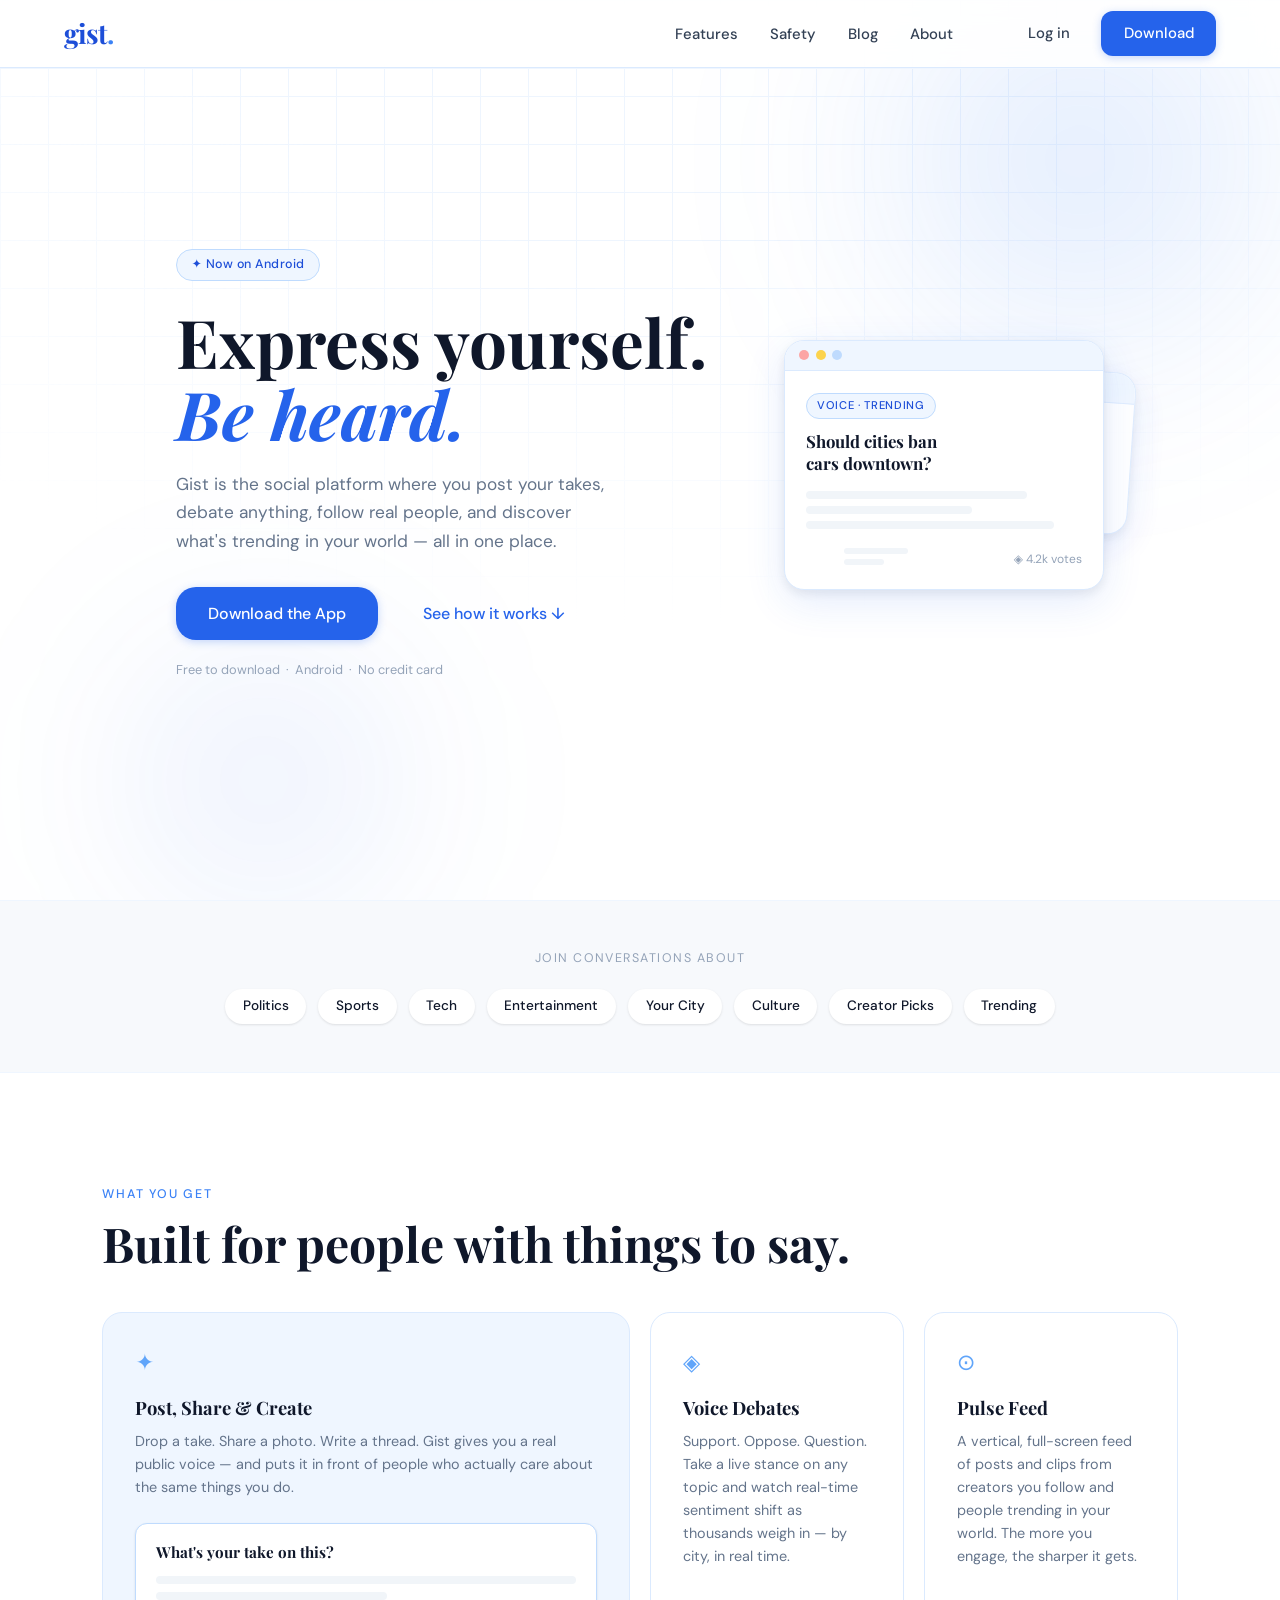
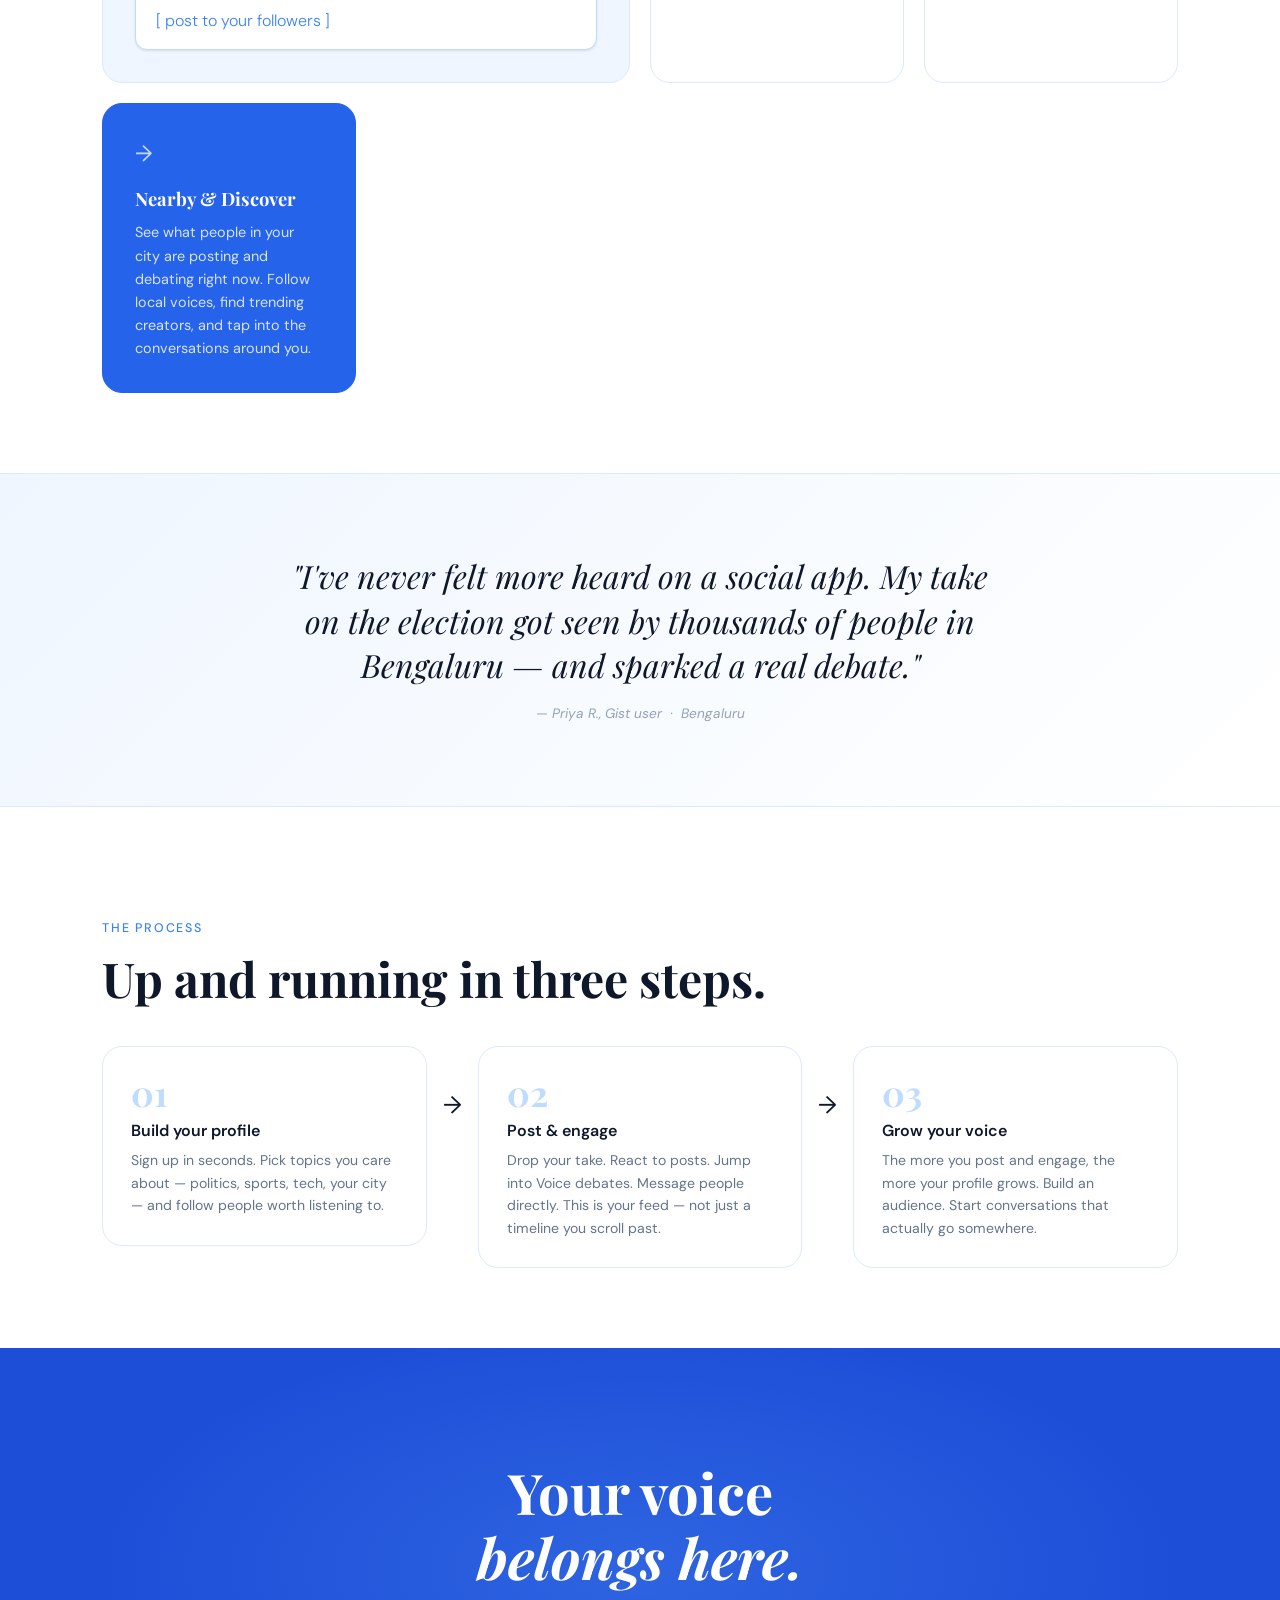
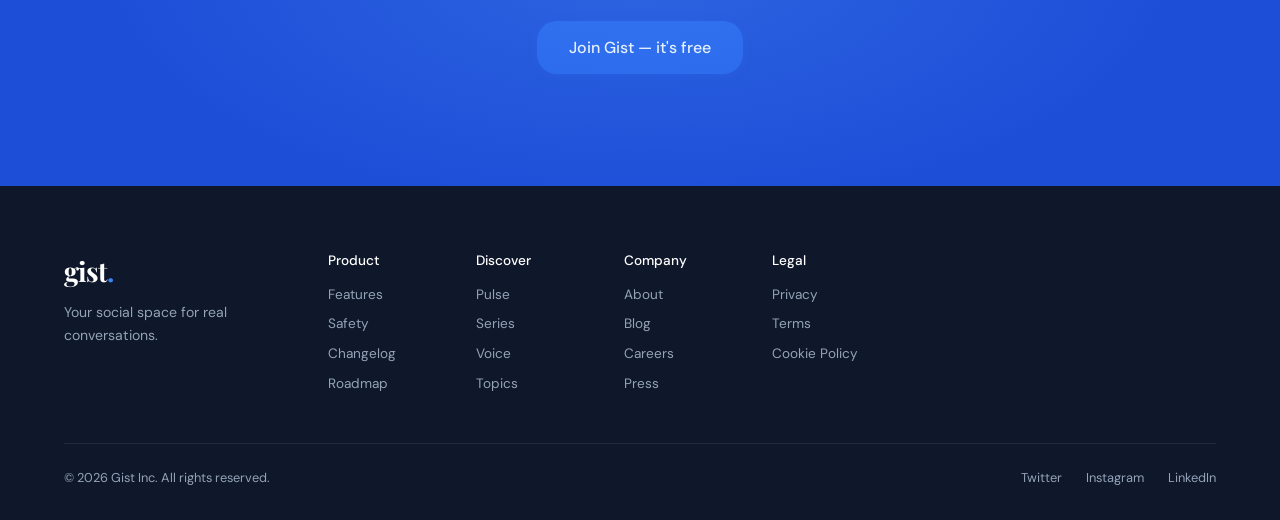
<file: docs/index.html>
<!DOCTYPE html>
<html lang="en">
<head>
  <meta charset="UTF-8" />
  <meta name="viewport" content="width=device-width, initial-scale=1.0"/>
  <title>Gist — The Social App Where Real Conversations Happen</title>
  <link rel="stylesheet" href="global.css"/>
  <link rel="stylesheet" href="home.css"/>
  <link rel="preconnect" href="https://fonts.googleapis.com"/>
  <link href="https://fonts.googleapis.com/css2?family=Playfair+Display:ital,wght@0,700;1,400&family=DM+Sans:wght@300;400;500&display=swap" rel="stylesheet"/>
</head>
<body>

  <!-- NAV -->
  <nav class="nav">
    <a href="index.html" class="nav-logo">gist<span class="dot">.</span></a>
    <ul class="nav-links">
      <li><a href="features.html">Features</a></li>
      <li><a href="safety.html">Safety</a></li>
      <li><a href="blog.html">Blog</a></li>
      <li><a href="about.html">About</a></li>
    </ul>
    <div class="nav-cta">
      <a href="login.html" class="btn-ghost">Log in</a>
      <a href="https://play.google.com/store/apps/details?id=com.gist.app" target="_blank" rel="noopener" class="btn-primary">Download</a>
    </div>
    <button class="hamburger" id="hamburger">&#9776;</button>
  </nav>

  <!-- HERO -->
  <section class="hero">
    <div class="hero-bg-grid"></div>
    <div class="hero-blob blob-1"></div>
    <div class="hero-blob blob-2"></div>
    <div class="hero-content">
      <span class="hero-badge">✦ Now on Android</span>
      <h1 class="hero-title">
        Express yourself.<br/><em>Be heard.</em>
      </h1>
      <p class="hero-sub">Gist is the social platform where you post your takes, debate anything, follow real people, and discover what's trending in your world — all in one place.</p>
      <div class="hero-actions">
        <a href="https://play.google.com/store/apps/details?id=com.gist.app" target="_blank" rel="noopener" class="btn-primary btn-lg">Download the App</a>
        <a href="#demo" class="btn-outline btn-lg">See how it works ↓</a>
      </div>
      <p class="hero-note">Free to download &nbsp;·&nbsp; Android &nbsp;·&nbsp; No credit card</p>
    </div>
    <div class="hero-visual">
      <div class="card-mock">
        <div class="card-mock-bar">
          <span></span><span></span><span></span>
        </div>
        <div class="card-mock-body">
          <div class="mock-tag">Voice · Trending</div>
          <div class="mock-title">Should cities ban<br/>cars downtown?</div>
          <div class="mock-line w80"></div>
          <div class="mock-line w60"></div>
          <div class="mock-line w90"></div>
          <div class="mock-avatar-row">
            <div class="mock-avatar"></div>
            <div class="mock-byline">
              <div class="mock-line w40 sm"></div>
              <div class="mock-line w25 sm"></div>
            </div>
            <div class="mock-like">◈ 4.2k votes</div>
          </div>
        </div>
      </div>
      <div class="card-mock card-mock-behind">
        <div class="card-mock-bar">
          <span></span><span></span><span></span>
        </div>
        <div class="card-mock-body">
          <div class="mock-tag tag-blue">Nearby · Bengaluru</div>
          <div class="mock-title sm-title">Hot take: startup<br/>culture is overrated.</div>
        </div>
      </div>
    </div>
  </section>

  <!-- TOPICS STRIP -->
  <section class="logos-section">
    <p class="logos-label">Join conversations about</p>
    <div class="logos-row">
      <span class="logo-pill">Politics</span>
      <span class="logo-pill">Sports</span>
      <span class="logo-pill">Tech</span>
      <span class="logo-pill">Entertainment</span>
      <span class="logo-pill">Your City</span>
      <span class="logo-pill">Culture</span>
      <span class="logo-pill">Creator Picks</span>
      <span class="logo-pill">Trending</span>
    </div>
  </section>

  <!-- FEATURES -->
  <section class="features-section" id="demo">
    <div class="section-label">What you get</div>
    <h2 class="section-title">Built for people with things to say.</h2>
    <div class="features-grid">
      <div class="feat-card feat-card--large">
        <div class="feat-icon">✦</div>
        <h3>Post, Share &amp; Create</h3>
        <p>Drop a take. Share a photo. Write a thread. Gist gives you a real public voice — and puts it in front of people who actually care about the same things you do.</p>
        <div class="feat-visual editor-mock">
          <div class="em-line em-heading">What's your take on this?</div>
          <div class="em-line"></div>
          <div class="em-line short"></div>
          <div class="em-cursor">[ post to your followers ]</div>
        </div>
      </div>
      <div class="feat-card">
        <div class="feat-icon">◈</div>
        <h3>Voice Debates</h3>
        <p>Support. Oppose. Question. Take a live stance on any topic and watch real-time sentiment shift as thousands weigh in — by city, in real time.</p>
      </div>
      <div class="feat-card">
        <div class="feat-icon">⊙</div>
        <h3>Pulse Feed</h3>
        <p>A vertical, full-screen feed of posts and clips from creators you follow and people trending in your world. The more you engage, the sharper it gets.</p>
      </div>
      <div class="feat-card feat-card--accent">
        <div class="feat-icon">→</div>
        <h3>Nearby &amp; Discover</h3>
        <p>See what people in your city are posting and debating right now. Follow local voices, find trending creators, and tap into the conversations around you.</p>
      </div>
    </div>
  </section>

  <!-- QUOTE -->
  <section class="quote-section">
    <blockquote>
      "I've never felt more heard on a social app. My take on the election got seen by thousands of people in Bengaluru — and sparked a real debate."
    </blockquote>
    <cite>— Priya R., Gist user &nbsp;·&nbsp; Bengaluru</cite>
  </section>

  <!-- HOW IT WORKS -->
  <section class="how-section">
    <div class="section-label">The process</div>
    <h2 class="section-title">Up and running in three steps.</h2>
    <div class="steps-row">
      <div class="step">
        <div class="step-num">01</div>
        <h4>Build your profile</h4>
        <p>Sign up in seconds. Pick topics you care about — politics, sports, tech, your city — and follow people worth listening to.</p>
      </div>
      <div class="step-arrow">→</div>
      <div class="step">
        <div class="step-num">02</div>
        <h4>Post &amp; engage</h4>
        <p>Drop your take. React to posts. Jump into Voice debates. Message people directly. This is your feed — not just a timeline you scroll past.</p>
      </div>
      <div class="step-arrow">→</div>
      <div class="step">
        <div class="step-num">03</div>
        <h4>Grow your voice</h4>
        <p>The more you post and engage, the more your profile grows. Build an audience. Start conversations that actually go somewhere.</p>
      </div>
    </div>
  </section>

  <!-- CTA BANNER -->
  <section class="cta-banner">
    <div class="cta-glow"></div>
    <h2>Your voice<br/><em>belongs here.</em></h2>
    <a href="https://play.google.com/store/apps/details?id=com.gist.app" target="_blank" rel="noopener" class="btn-primary btn-lg">Join Gist — it's free</a>
  </section>

  <!-- FOOTER -->
  <footer class="footer">
    <div class="footer-top">
      <div class="footer-brand">
        <a href="index.html" class="nav-logo">gist<span class="dot">.</span></a>
        <p>Your social space for real conversations.</p>
      </div>
      <div class="footer-cols">
        <div class="footer-col">
          <h5>Product</h5>
          <a href="features.html">Features</a>
          <a href="safety.html">Safety</a>
          <a href="#">Changelog</a>
          <a href="#">Roadmap</a>
        </div>
        <div class="footer-col">
          <h5>Discover</h5>
          <a href="#">Pulse</a>
          <a href="#">Series</a>
          <a href="#">Voice</a>
          <a href="#">Topics</a>
        </div>
        <div class="footer-col">
          <h5>Company</h5>
          <a href="about.html">About</a>
          <a href="blog.html">Blog</a>
          <a href="#">Careers</a>
          <a href="#">Press</a>
        </div>
        <div class="footer-col">
          <h5>Legal</h5>
          <a href="#">Privacy</a>
          <a href="#">Terms</a>
          <a href="#">Cookie Policy</a>
        </div>
      </div>
    </div>
    <div class="footer-bottom">
      <span>© 2026 Gist Inc. All rights reserved.</span>
      <div class="footer-socials">
        <a href="#">Twitter</a>
        <a href="#">Instagram</a>
        <a href="#">LinkedIn</a>
      </div>
    </div>
  </footer>

  <script src="main.js"></script>
</body>
</html>
</file>
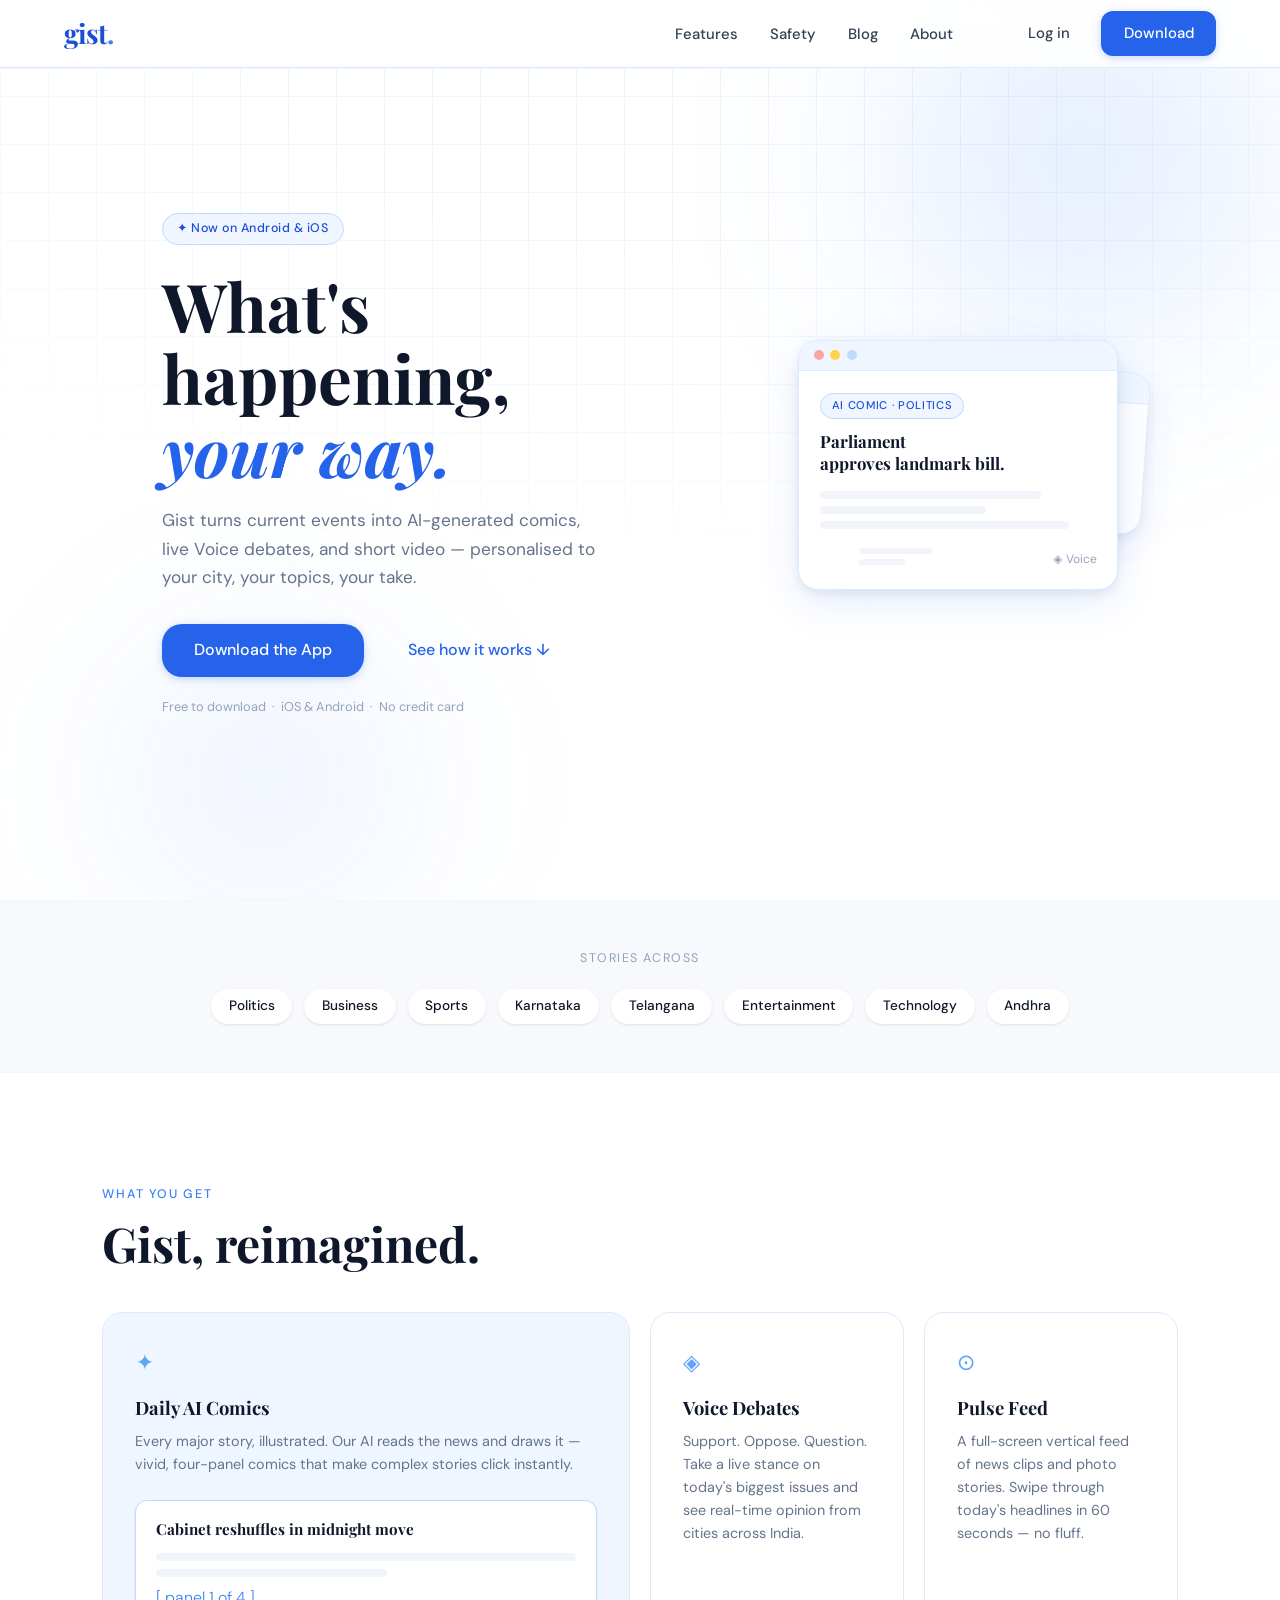
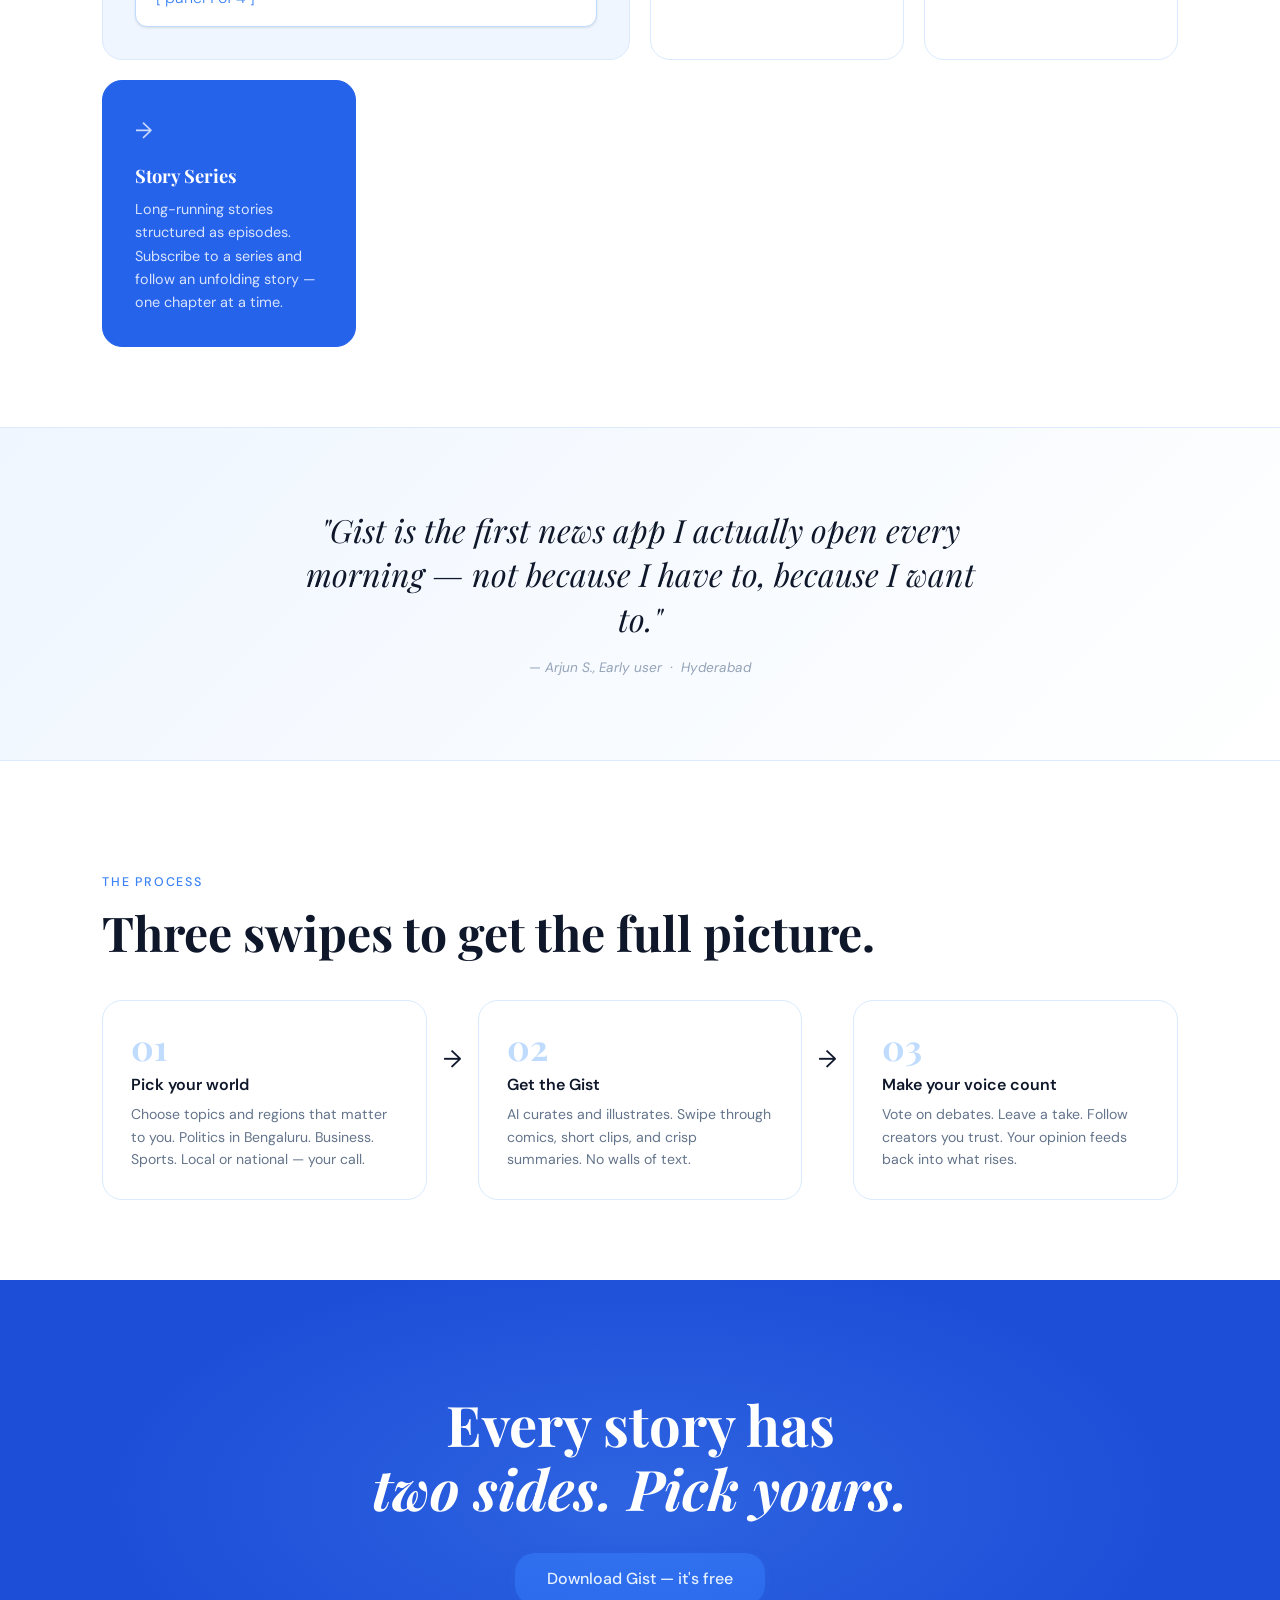
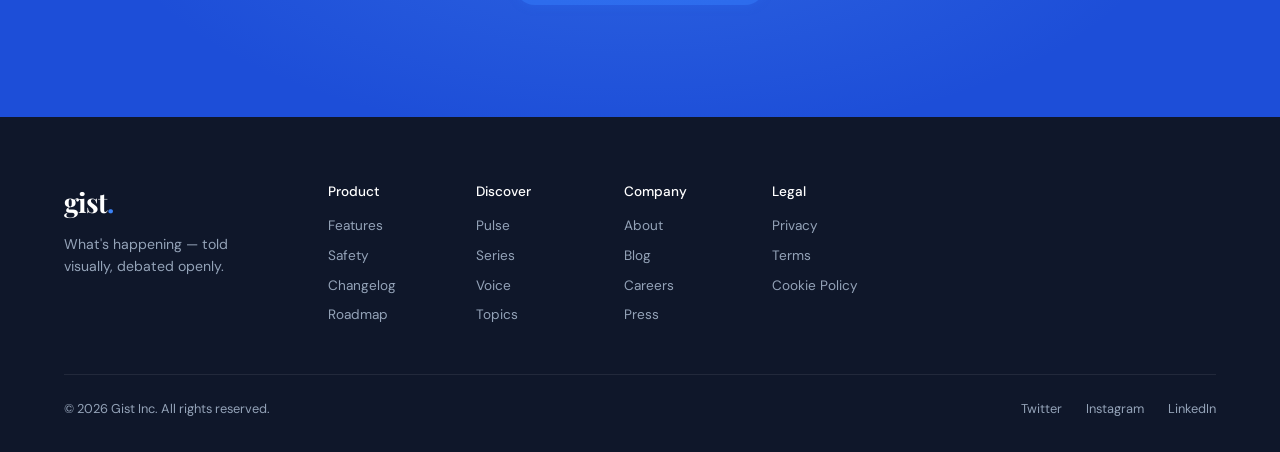
<file: webPage_files/index.html>
<!DOCTYPE html>
<html lang="en">
<head>
  <meta charset="UTF-8" />
  <meta name="viewport" content="width=device-width, initial-scale=1.0"/>
  <title>Gist — News That Thinks. Voices That Count.</title>
  <link rel="stylesheet" href="global.css"/>
  <link rel="stylesheet" href="home.css"/>
  <link rel="preconnect" href="https://fonts.googleapis.com"/>
  <link href="https://fonts.googleapis.com/css2?family=Playfair+Display:ital,wght@0,700;1,400&family=DM+Sans:wght@300;400;500&display=swap" rel="stylesheet"/>
</head>
<body>

  <!-- NAV -->
  <nav class="nav">
    <a href="index.html" class="nav-logo">gist<span class="dot">.</span></a>
    <ul class="nav-links">
      <li><a href="features.html">Features</a></li>
      <li><a href="safety.html">Safety</a></li>
      <li><a href="blog.html">Blog</a></li>
      <li><a href="about.html">About</a></li>
    </ul>
    <div class="nav-cta">
      <a href="#" class="btn-ghost">Log in</a>
      <a href="#" class="btn-primary">Download</a>
    </div>
    <button class="hamburger" id="hamburger">&#9776;</button>
  </nav>

  <!-- HERO -->
  <section class="hero">
    <div class="hero-bg-grid"></div>
    <div class="hero-blob blob-1"></div>
    <div class="hero-blob blob-2"></div>
    <div class="hero-content">
      <span class="hero-badge">✦ Now on Android &amp; iOS</span>
      <h1 class="hero-title">
        What's happening,<br/><em>your way.</em>
      </h1>
      <p class="hero-sub">Gist turns current events into AI-generated comics, live Voice debates, and short video — personalised to your city, your topics, your take.</p>
      <div class="hero-actions">
        <a href="#" class="btn-primary btn-lg">Download the App</a>
        <a href="#demo" class="btn-outline btn-lg">See how it works ↓</a>
      </div>
      <p class="hero-note">Free to download &nbsp;·&nbsp; iOS &amp; Android &nbsp;·&nbsp; No credit card</p>
    </div>
    <div class="hero-visual">
      <div class="card-mock">
        <div class="card-mock-bar">
          <span></span><span></span><span></span>
        </div>
        <div class="card-mock-body">
          <div class="mock-tag">AI Comic · Politics</div>
          <div class="mock-title">Parliament<br/>approves landmark bill.</div>
          <div class="mock-line w80"></div>
          <div class="mock-line w60"></div>
          <div class="mock-line w90"></div>
          <div class="mock-avatar-row">
            <div class="mock-avatar"></div>
            <div class="mock-byline">
              <div class="mock-line w40 sm"></div>
              <div class="mock-line w25 sm"></div>
            </div>
            <div class="mock-like">◈ Voice</div>
          </div>
        </div>
      </div>
      <div class="card-mock card-mock-behind">
        <div class="card-mock-bar">
          <span></span><span></span><span></span>
        </div>
        <div class="card-mock-body">
          <div class="mock-tag tag-blue">Pulse · Karnataka</div>
          <div class="mock-title sm-title">Bengaluru metro<br/>expansion approved.</div>
        </div>
      </div>
    </div>
  </section>

  <!-- TOPICS STRIP -->
  <section class="logos-section">
    <p class="logos-label">Stories across</p>
    <div class="logos-row">
      <span class="logo-pill">Politics</span>
      <span class="logo-pill">Business</span>
      <span class="logo-pill">Sports</span>
      <span class="logo-pill">Karnataka</span>
      <span class="logo-pill">Telangana</span>
      <span class="logo-pill">Entertainment</span>
      <span class="logo-pill">Technology</span>
      <span class="logo-pill">Andhra</span>
    </div>
  </section>

  <!-- FEATURES -->
  <section class="features-section" id="demo">
    <div class="section-label">What you get</div>
    <h2 class="section-title">Gist, reimagined.</h2>
    <div class="features-grid">
      <div class="feat-card feat-card--large">
        <div class="feat-icon">✦</div>
        <h3>Daily AI Comics</h3>
        <p>Every major story, illustrated. Our AI reads the news and draws it — vivid, four-panel comics that make complex stories click instantly.</p>
        <div class="feat-visual editor-mock">
          <div class="em-line em-heading">Cabinet reshuffles in midnight move</div>
          <div class="em-line"></div>
          <div class="em-line short"></div>
          <div class="em-cursor">[ panel 1 of 4 ]</div>
        </div>
      </div>
      <div class="feat-card">
        <div class="feat-icon">◈</div>
        <h3>Voice Debates</h3>
        <p>Support. Oppose. Question. Take a live stance on today's biggest issues and see real-time opinion from cities across India.</p>
      </div>
      <div class="feat-card">
        <div class="feat-icon">⊙</div>
        <h3>Pulse Feed</h3>
        <p>A full-screen vertical feed of news clips and photo stories. Swipe through today's headlines in 60 seconds — no fluff.</p>
      </div>
      <div class="feat-card feat-card--accent">
        <div class="feat-icon">→</div>
        <h3>Story Series</h3>
        <p>Long-running stories structured as episodes. Subscribe to a series and follow an unfolding story — one chapter at a time.</p>
      </div>
    </div>
  </section>

  <!-- QUOTE -->
  <section class="quote-section">
    <blockquote>
      "Gist is the first news app I actually open every morning — not because I have to, because I want to."
    </blockquote>
    <cite>— Arjun S., Early user &nbsp;·&nbsp; Hyderabad</cite>
  </section>

  <!-- HOW IT WORKS -->
  <section class="how-section">
    <div class="section-label">The process</div>
    <h2 class="section-title">Three swipes to get the full picture.</h2>
    <div class="steps-row">
      <div class="step">
        <div class="step-num">01</div>
        <h4>Pick your world</h4>
        <p>Choose topics and regions that matter to you. Politics in Bengaluru. Business. Sports. Local or national — your call.</p>
      </div>
      <div class="step-arrow">→</div>
      <div class="step">
        <div class="step-num">02</div>
        <h4>Get the Gist</h4>
        <p>AI curates and illustrates. Swipe through comics, short clips, and crisp summaries. No walls of text.</p>
      </div>
      <div class="step-arrow">→</div>
      <div class="step">
        <div class="step-num">03</div>
        <h4>Make your voice count</h4>
        <p>Vote on debates. Leave a take. Follow creators you trust. Your opinion feeds back into what rises.</p>
      </div>
    </div>
  </section>

  <!-- CTA BANNER -->
  <section class="cta-banner">
    <div class="cta-glow"></div>
    <h2>Every story has<br/><em>two sides. Pick yours.</em></h2>
    <a href="#" class="btn-primary btn-lg">Download Gist — it's free</a>
  </section>

  <!-- FOOTER -->
  <footer class="footer">
    <div class="footer-top">
      <div class="footer-brand">
        <a href="index.html" class="nav-logo">gist<span class="dot">.</span></a>
        <p>What's happening — told visually, debated openly.</p>
      </div>
      <div class="footer-cols">
        <div class="footer-col">
          <h5>Product</h5>
          <a href="features.html">Features</a>
          <a href="safety.html">Safety</a>
          <a href="#">Changelog</a>
          <a href="#">Roadmap</a>
        </div>
        <div class="footer-col">
          <h5>Discover</h5>
          <a href="#">Pulse</a>
          <a href="#">Series</a>
          <a href="#">Voice</a>
          <a href="#">Topics</a>
        </div>
        <div class="footer-col">
          <h5>Company</h5>
          <a href="about.html">About</a>
          <a href="blog.html">Blog</a>
          <a href="#">Careers</a>
          <a href="#">Press</a>
        </div>
        <div class="footer-col">
          <h5>Legal</h5>
          <a href="#">Privacy</a>
          <a href="#">Terms</a>
          <a href="#">Cookie Policy</a>
        </div>
      </div>
    </div>
    <div class="footer-bottom">
      <span>© 2026 Gist Inc. All rights reserved.</span>
      <div class="footer-socials">
        <a href="#">Twitter</a>
        <a href="#">Instagram</a>
        <a href="#">LinkedIn</a>
      </div>
    </div>
  </footer>

  <script src="main.js"></script>
</body>
</html>
</file>
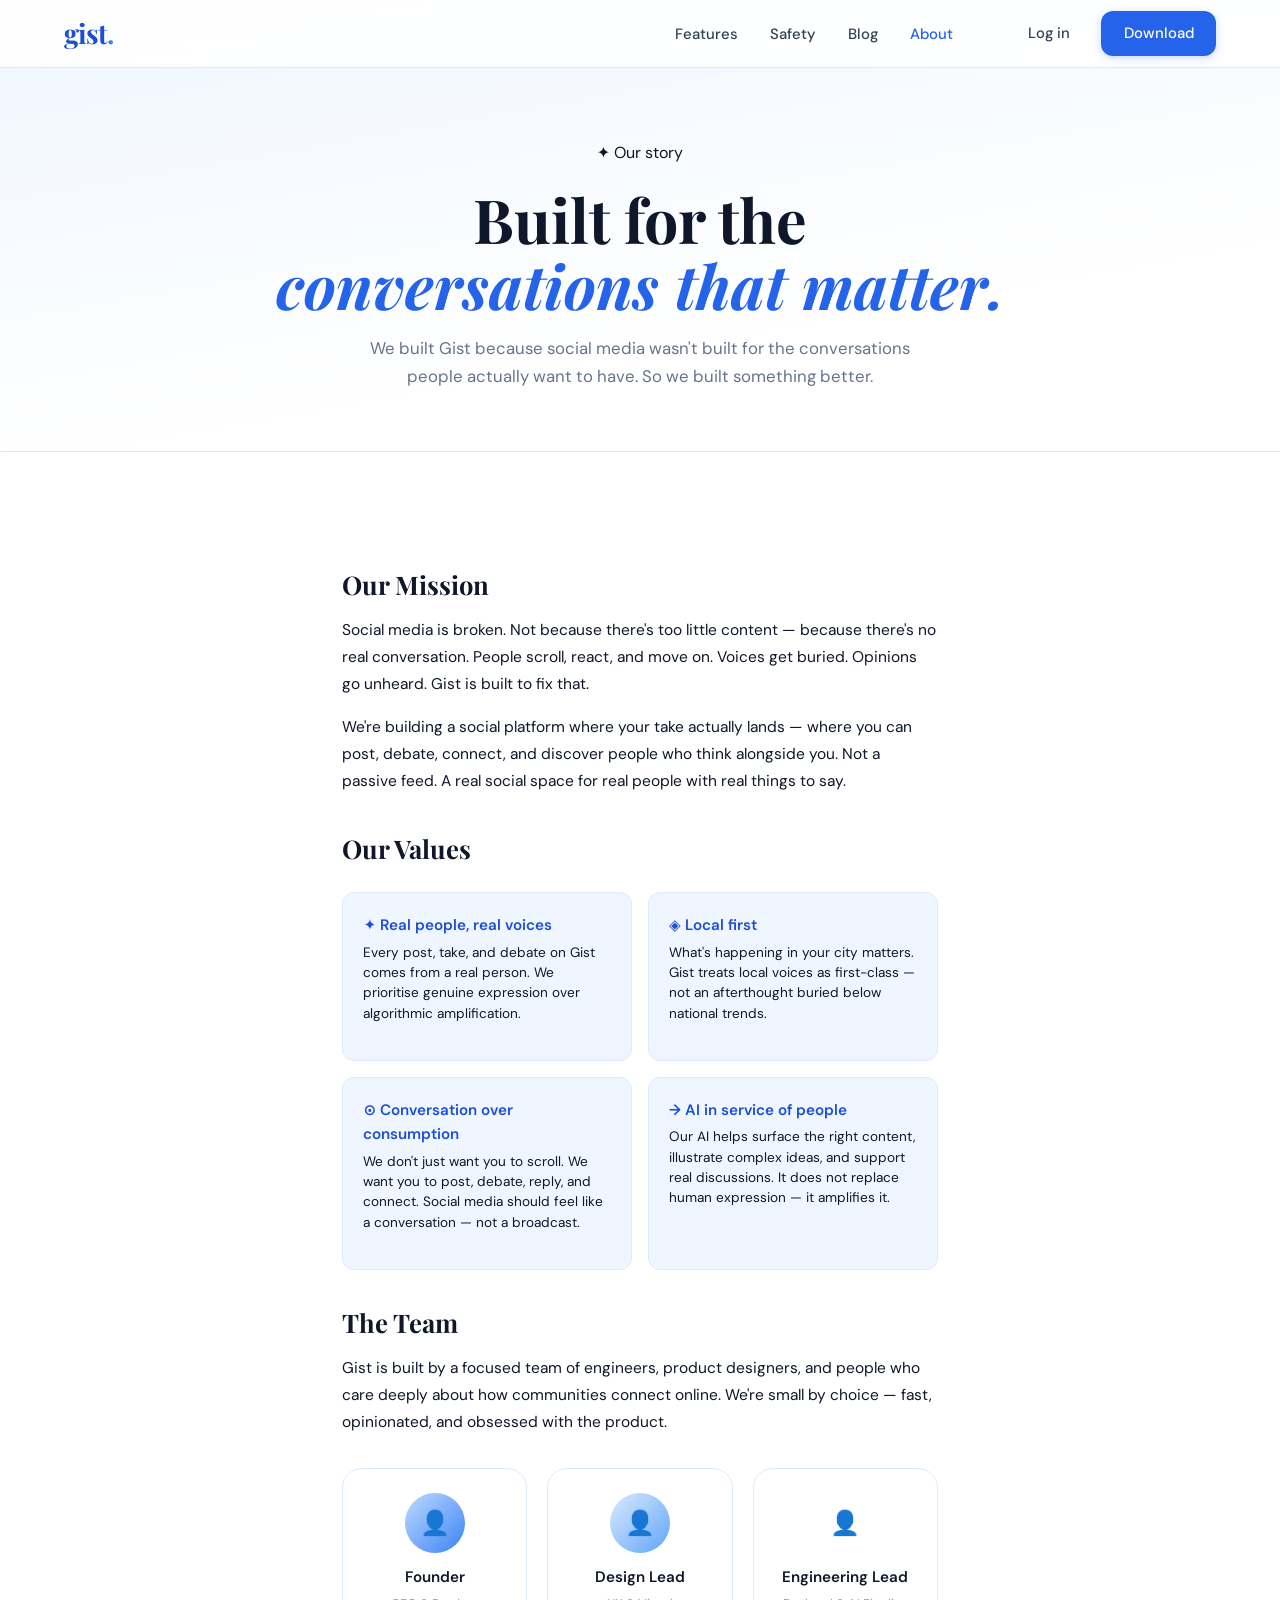
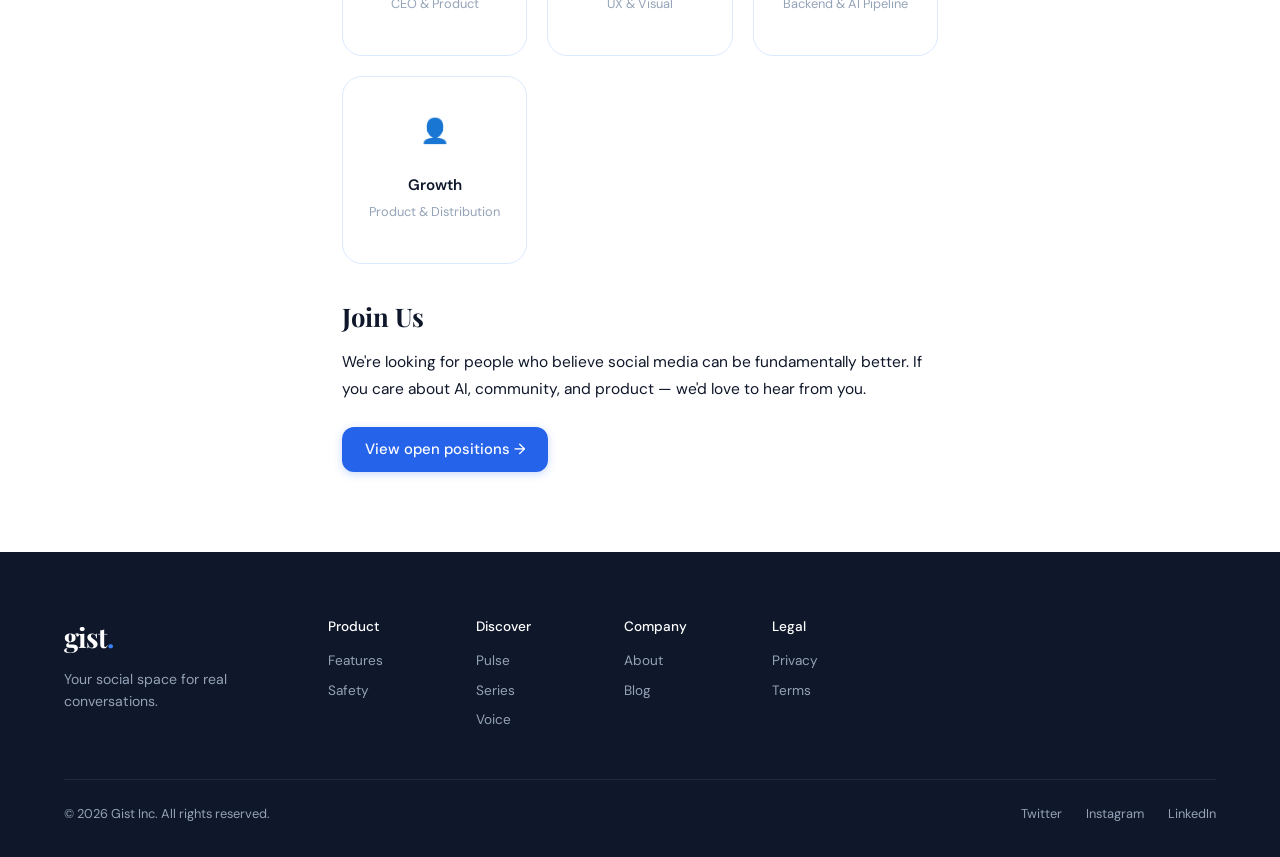
<file: docs/about.html>
<!DOCTYPE html>
<html lang="en">
<head>
  <meta charset="UTF-8"/>
  <meta name="viewport" content="width=device-width, initial-scale=1.0"/>
  <title>About — Gist Social</title>
  <link rel="stylesheet" href="global.css"/>
  <link rel="stylesheet" href="pages.css"/>
  <link rel="preconnect" href="https://fonts.googleapis.com"/>
  <link href="https://fonts.googleapis.com/css2?family=Playfair+Display:ital,wght@0,700;1,400&family=DM+Sans:wght@300;400;500&display=swap" rel="stylesheet"/>
</head>
<body>

  <nav class="nav">
    <a href="index.html" class="nav-logo">gist<span class="dot">.</span></a>
    <ul class="nav-links">
      <li><a href="features.html">Features</a></li>
      <li><a href="safety.html">Safety</a></li>
      <li><a href="blog.html">Blog</a></li>
      <li><a href="about.html">About</a></li>
    </ul>
    <div class="nav-cta">
      <a href="login.html" class="btn-ghost">Log in</a>
      <a href="https://play.google.com/store/apps/details?id=com.gist.app" target="_blank" rel="noopener" class="btn-primary">Download</a>
    </div>
    <button class="hamburger" id="hamburger">&#9776;</button>
  </nav>

  <section class="page-hero">
    <span class="hero-badge">✦ Our story</span>
    <h1>Built for the<br/><em>conversations that matter.</em></h1>
    <p>We built Gist because social media wasn't built for the conversations people actually want to have. So we built something better.</p>
  </section>

  <section class="about-content">

    <h2>Our Mission</h2>
    <p>Social media is broken. Not because there's too little content — because there's no real conversation. People scroll, react, and move on. Voices get buried. Opinions go unheard. Gist is built to fix that.</p>
    <p>We're building a social platform where your take actually lands — where you can post, debate, connect, and discover people who think alongside you. Not a passive feed. A real social space for real people with real things to say.</p>

    <h2>Our Values</h2>
    <div class="values-row">
      <div class="value-item">
        <h5>✦ Real people, real voices</h5>
        <p>Every post, take, and debate on Gist comes from a real person. We prioritise genuine expression over algorithmic amplification.</p>
      </div>
      <div class="value-item">
        <h5>◈ Local first</h5>
        <p>What's happening in your city matters. Gist treats local voices as first-class — not an afterthought buried below national trends.</p>
      </div>
      <div class="value-item">
        <h5>⊙ Conversation over consumption</h5>
        <p>We don't just want you to scroll. We want you to post, debate, reply, and connect. Social media should feel like a conversation — not a broadcast.</p>
      </div>
      <div class="value-item">
        <h5>→ AI in service of people</h5>
        <p>Our AI helps surface the right content, illustrate complex ideas, and support real discussions. It does not replace human expression — it amplifies it.</p>
      </div>
    </div>

    <h2>The Team</h2>
    <p>Gist is built by a focused team of engineers, product designers, and people who care deeply about how communities connect online. We're small by choice — fast, opinionated, and obsessed with the product.</p>

    <div class="team-grid">
      <div class="team-card">
        <div class="team-avatar" style="background:linear-gradient(135deg,var(--blue-200),var(--blue-500));">👤</div>
        <h4>Founder</h4>
        <p>CEO &amp; Product</p>
      </div>
      <div class="team-card">
        <div class="team-avatar" style="background:linear-gradient(135deg,var(--blue-100),var(--blue-400));">👤</div>
        <h4>Design Lead</h4>
        <p>UX &amp; Visual</p>
      </div>
      <div class="team-card">
        <div class="team-avatar" style="background:linear-gradient(135deg,var(--blue-300),var(--blue-600));">👤</div>
        <h4>Engineering Lead</h4>
        <p>Backend &amp; AI Pipeline</p>
      </div>
      <div class="team-card">
        <div class="team-avatar" style="background:linear-gradient(135deg,var(--blue-50),var(--blue-300));">👤</div>
        <h4>Growth</h4>
        <p>Product &amp; Distribution</p>
      </div>
    </div>

    <h2>Join Us</h2>
    <p>We're looking for people who believe social media can be fundamentally better. If you care about AI, community, and product — we'd love to hear from you.</p>
    <a href="#" class="btn-primary" style="margin-top:.5rem;display:inline-block;">View open positions →</a>

  </section>

  <footer class="footer">
    <div class="footer-top">
      <div class="footer-brand">
        <a href="index.html" class="nav-logo">gist<span class="dot">.</span></a>
        <p>Your social space for real conversations.</p>
      </div>
      <div class="footer-cols">
        <div class="footer-col">
          <h5>Product</h5>
          <a href="features.html">Features</a>
          <a href="safety.html">Safety</a>
        </div>
        <div class="footer-col">
          <h5>Discover</h5>
          <a href="#">Pulse</a>
          <a href="#">Series</a>
          <a href="#">Voice</a>
        </div>
        <div class="footer-col">
          <h5>Company</h5>
          <a href="about.html">About</a>
          <a href="blog.html">Blog</a>
        </div>
        <div class="footer-col">
          <h5>Legal</h5>
          <a href="#">Privacy</a>
          <a href="#">Terms</a>
        </div>
      </div>
    </div>
    <div class="footer-bottom">
      <span>© 2026 Gist Inc. All rights reserved.</span>
      <div class="footer-socials">
        <a href="#">Twitter</a><a href="#">Instagram</a><a href="#">LinkedIn</a>
      </div>
    </div>
  </footer>
  <script src="main.js"></script>
</body>
</html>
</file>
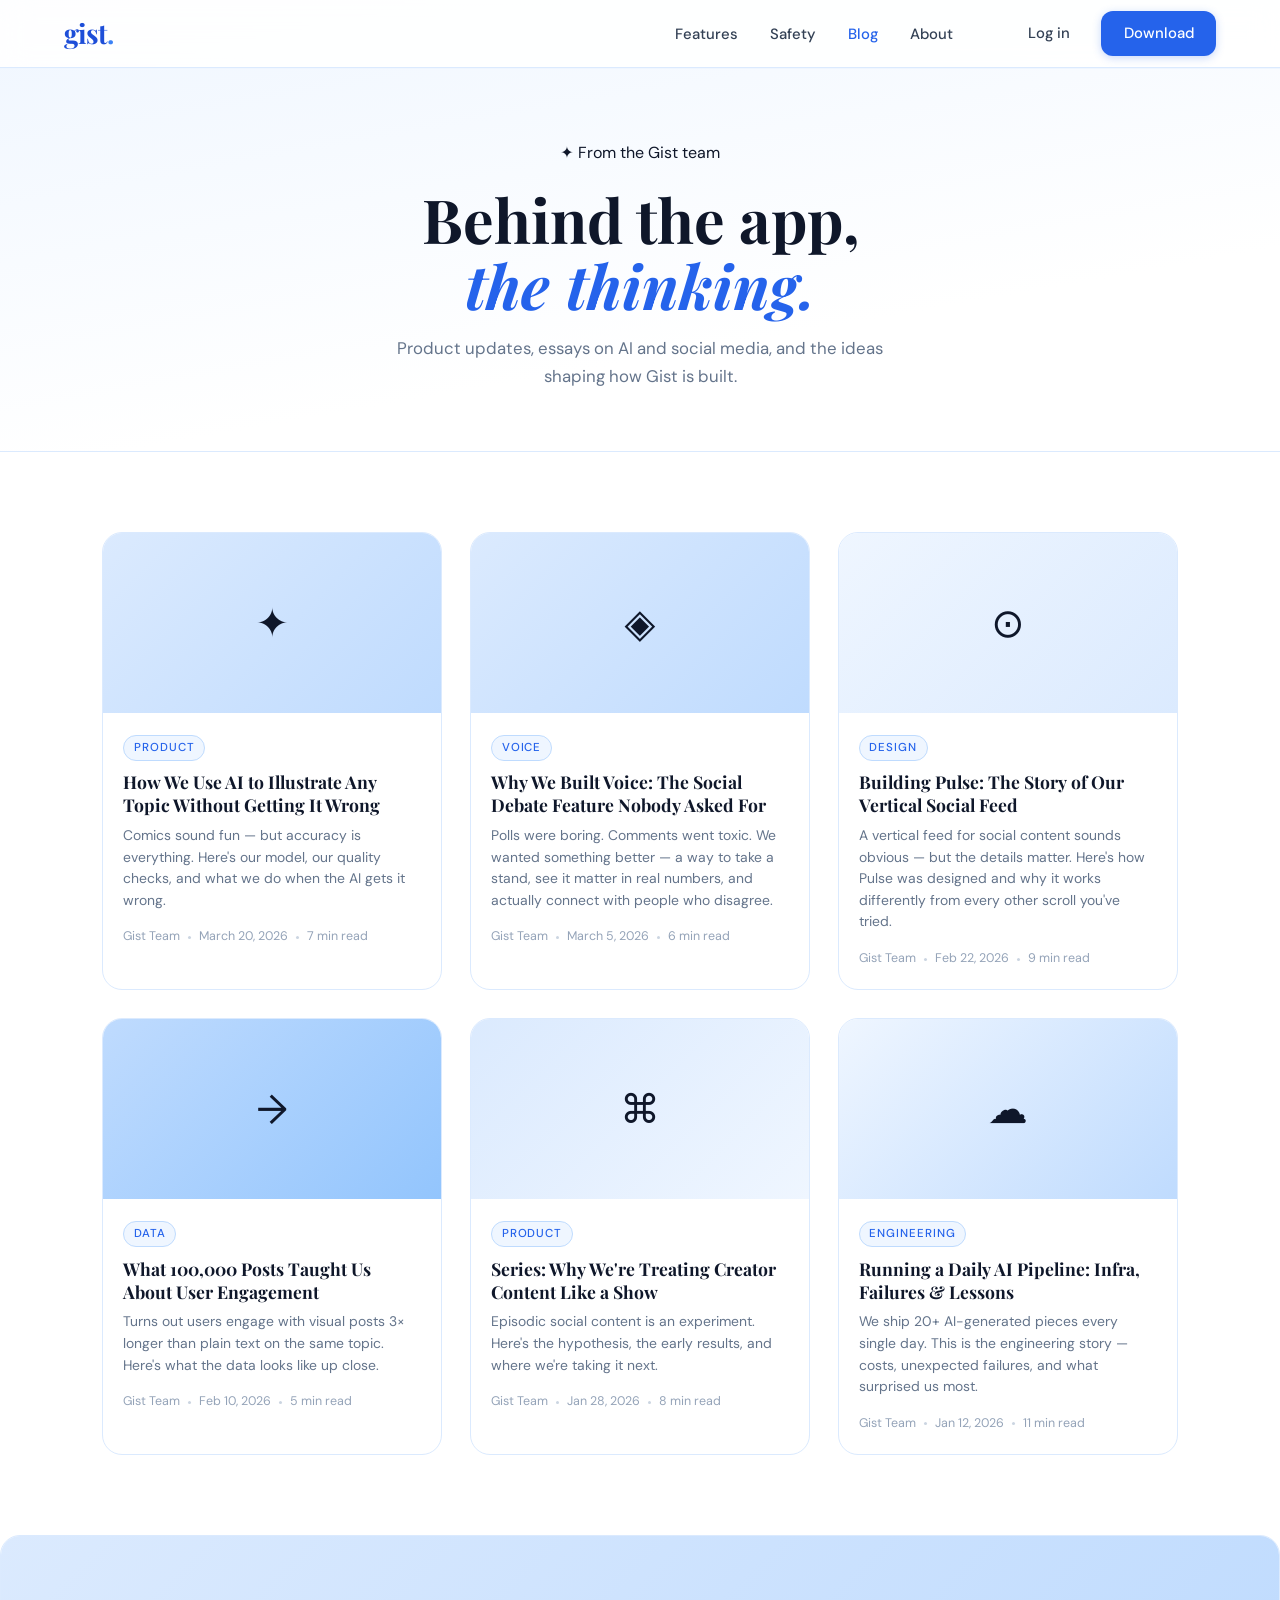
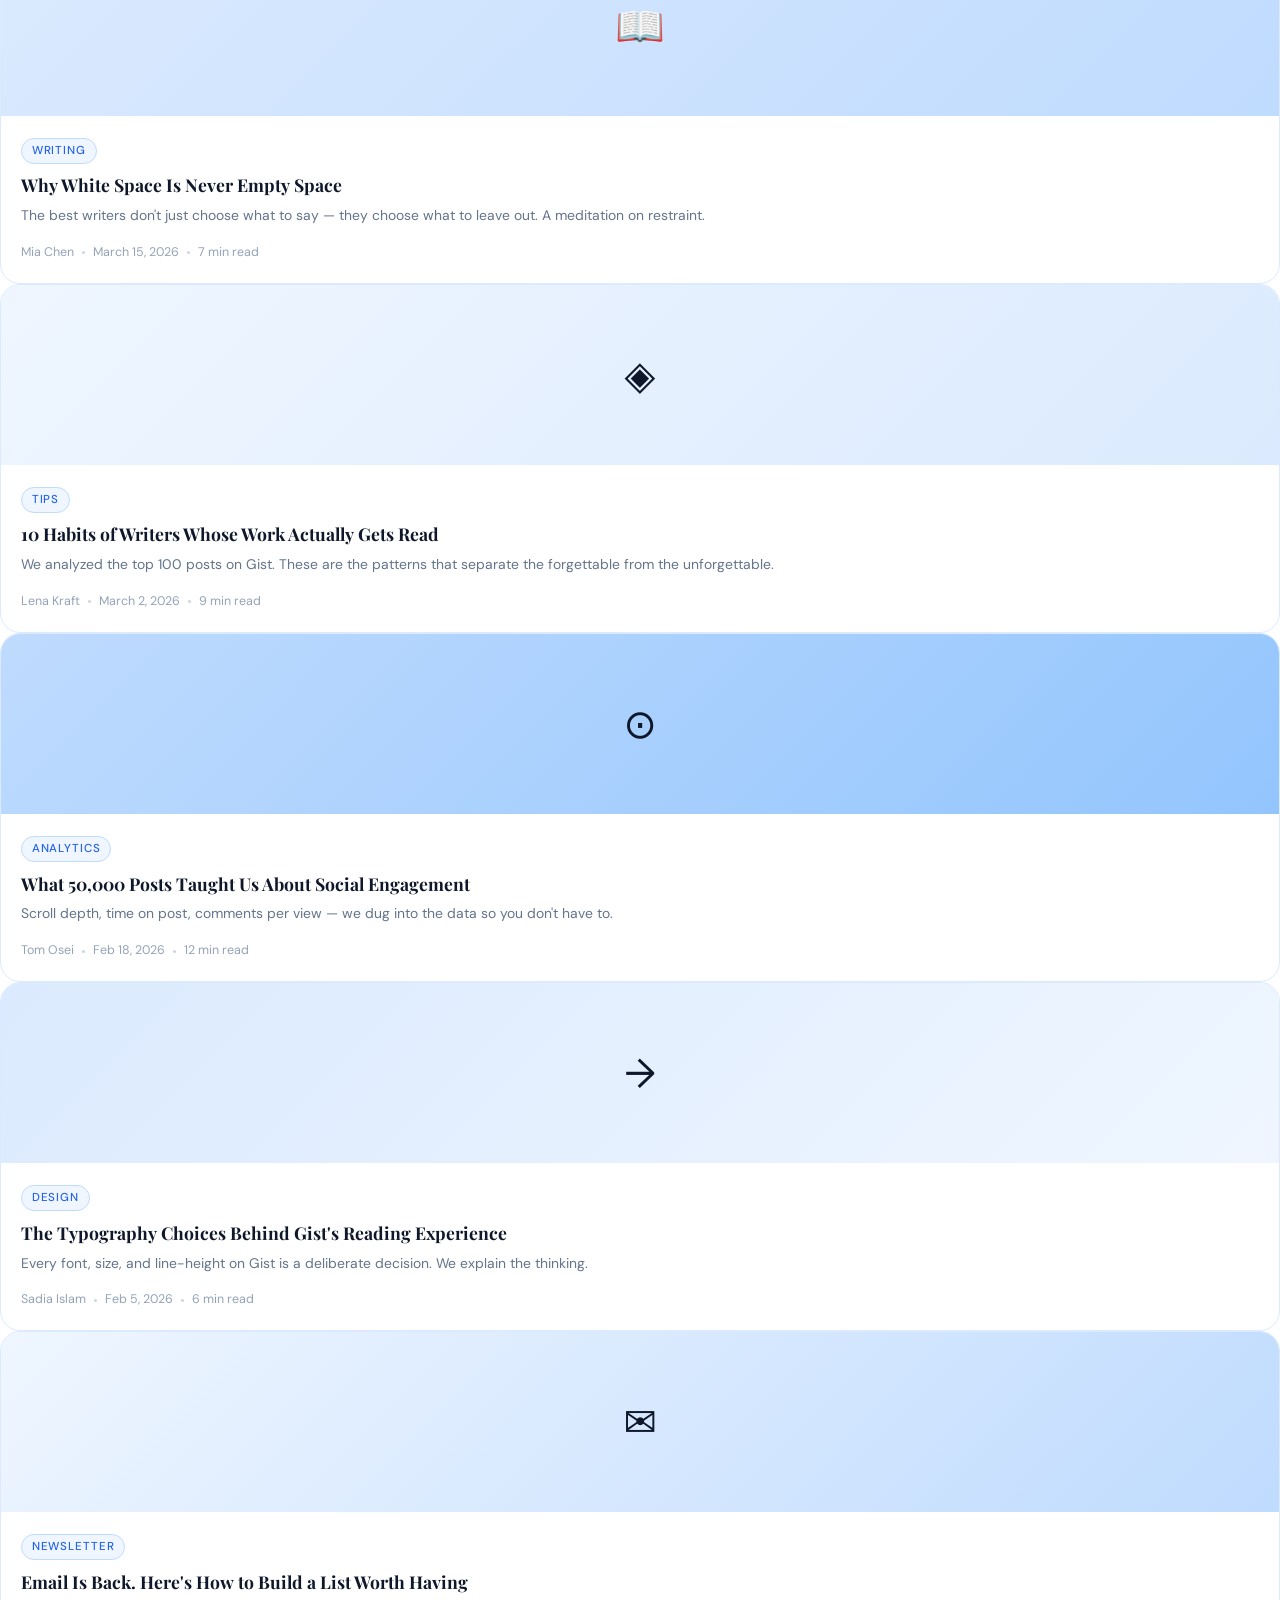
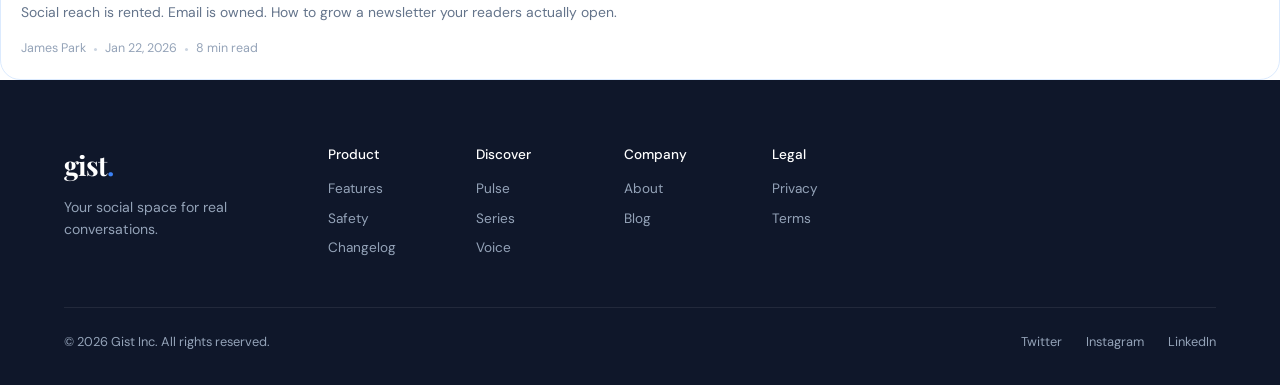
<file: docs/blog.html>
<!DOCTYPE html>
<html lang="en">
<head>
  <meta charset="UTF-8"/>
  <meta name="viewport" content="width=device-width, initial-scale=1.0"/>
  <title>Blog — Gist</title>
  <link rel="stylesheet" href="global.css"/>
  <link rel="stylesheet" href="pages.css"/>
  <link rel="preconnect" href="https://fonts.googleapis.com"/>
  <link href="https://fonts.googleapis.com/css2?family=Playfair+Display:ital,wght@0,700;1,400&family=DM+Sans:wght@300;400;500&display=swap" rel="stylesheet"/>
</head>
<body>

  <nav class="nav">
    <a href="index.html" class="nav-logo">gist<span class="dot">.</span></a>
    <ul class="nav-links">
      <li><a href="features.html">Features</a></li>
      <li><a href="safety.html">Safety</a></li>
      <li><a href="blog.html">Blog</a></li>
      <li><a href="about.html">About</a></li>
    </ul>
    <div class="nav-cta">
      <a href="login.html" class="btn-ghost">Log in</a>
      <a href="https://play.google.com/store/apps/details?id=com.gist.app" target="_blank" rel="noopener" class="btn-primary">Download</a>
    </div>
    <button class="hamburger" id="hamburger">&#9776;</button>
  </nav>

  <section class="page-hero">
    <span class="hero-badge">✦ From the Gist team</span>
    <h1>Behind the app,<br/><em>the thinking.</em></h1>
    <p>Product updates, essays on AI and social media, and the ideas shaping how Gist is built.</p>
  </section>

  <section class="blog-grid">

    <article class="blog-card">
      <div class="blog-card-image">✦</div>
      <div class="blog-card-body">
        <span class="blog-tag">Product</span>
        <h3>How We Use AI to Illustrate Any Topic Without Getting It Wrong</h3>
        <p>Comics sound fun — but accuracy is everything. Here's our model, our quality checks, and what we do when the AI gets it wrong.</p>
        <div class="blog-meta">
          <span>Gist Team</span>
          <span class="dot-sep"></span>
          <span>March 20, 2026</span>
          <span class="dot-sep"></span>
          <span>7 min read</span>
        </div>
      </div>
    </article>

    <article class="blog-card">
      <div class="blog-card-image" style="background:linear-gradient(135deg,#dbeafe,#bfdbfe)">◈</div>
      <div class="blog-card-body">
        <span class="blog-tag">Voice</span>
        <h3>Why We Built Voice: The Social Debate Feature Nobody Asked For</h3>
        <p>Polls were boring. Comments went toxic. We wanted something better — a way to take a stand, see it matter in real numbers, and actually connect with people who disagree.</p>
        <div class="blog-meta">
          <span>Gist Team</span>
          <span class="dot-sep"></span>
          <span>March 5, 2026</span>
          <span class="dot-sep"></span>
          <span>6 min read</span>
        </div>
      </div>
    </article>

    <article class="blog-card">
      <div class="blog-card-image" style="background:linear-gradient(135deg,#eff6ff,#dbeafe)">⊙</div>
      <div class="blog-card-body">
        <span class="blog-tag">Design</span>
        <h3>Building Pulse: The Story of Our Vertical Social Feed</h3>
        <p>A vertical feed for social content sounds obvious — but the details matter. Here's how Pulse was designed and why it works differently from every other scroll you've tried.</p>
        <div class="blog-meta">
          <span>Gist Team</span>
          <span class="dot-sep"></span>
          <span>Feb 22, 2026</span>
          <span class="dot-sep"></span>
          <span>9 min read</span>
        </div>
      </div>
    </article>

    <article class="blog-card">
      <div class="blog-card-image" style="background:linear-gradient(135deg,#bfdbfe,#93c5fd)">→</div>
      <div class="blog-card-body">
        <span class="blog-tag">Data</span>
        <h3>What 100,000 Posts Taught Us About User Engagement</h3>
        <p>Turns out users engage with visual posts 3× longer than plain text on the same topic. Here's what the data looks like up close.</p>
        <div class="blog-meta">
          <span>Gist Team</span>
          <span class="dot-sep"></span>
          <span>Feb 10, 2026</span>
          <span class="dot-sep"></span>
          <span>5 min read</span>
        </div>
      </div>
    </article>

    <article class="blog-card">
      <div class="blog-card-image" style="background:linear-gradient(135deg,#dbeafe,#eff6ff)">⌘</div>
      <div class="blog-card-body">
        <span class="blog-tag">Product</span>
        <h3>Series: Why We're Treating Creator Content Like a Show</h3>
        <p>Episodic social content is an experiment. Here's the hypothesis, the early results, and where we're taking it next.</p>
        <div class="blog-meta">
          <span>Gist Team</span>
          <span class="dot-sep"></span>
          <span>Jan 28, 2026</span>
          <span class="dot-sep"></span>
          <span>8 min read</span>
        </div>
      </div>
    </article>

    <article class="blog-card">
      <div class="blog-card-image" style="background:linear-gradient(135deg,#eff6ff,#bfdbfe)">☁</div>
      <div class="blog-card-body">
        <span class="blog-tag">Engineering</span>
        <h3>Running a Daily AI Pipeline: Infra, Failures &amp; Lessons</h3>
        <p>We ship 20+ AI-generated pieces every single day. This is the engineering story — costs, unexpected failures, and what surprised us most.</p>
        <div class="blog-meta">
          <span>Gist Team</span>
          <span class="dot-sep"></span>
          <span>Jan 12, 2026</span>
          <span class="dot-sep"></span>
          <span>11 min read</span>
        </div>
      </div>
    </article>

  </section>

    <article class="blog-card">
      <div class="blog-card-image" style="background:linear-gradient(135deg,#dbeafe,#bfdbfe);">📖</div>
      <div class="blog-card-body">
        <span class="blog-tag">Writing</span>
        <h3>Why White Space Is Never Empty Space</h3>
        <p>The best writers don't just choose what to say — they choose what to leave out. A meditation on restraint.</p>
        <div class="blog-meta">
          <span>Mia Chen</span>
          <span class="dot-sep"></span>
          <span>March 15, 2026</span>
          <span class="dot-sep"></span>
          <span>7 min read</span>
        </div>
      </div>
    </article>

    <article class="blog-card">
      <div class="blog-card-image" style="background:linear-gradient(135deg,#eff6ff,#dbeafe);">◈</div>
      <div class="blog-card-body">
        <span class="blog-tag">Tips</span>
        <h3>10 Habits of Writers Whose Work Actually Gets Read</h3>
        <p>We analyzed the top 100 posts on Gist. These are the patterns that separate the forgettable from the unforgettable.</p>
        <div class="blog-meta">
          <span>Lena Kraft</span>
          <span class="dot-sep"></span>
          <span>March 2, 2026</span>
          <span class="dot-sep"></span>
          <span>9 min read</span>
        </div>
      </div>
    </article>

    <article class="blog-card">
      <div class="blog-card-image" style="background:linear-gradient(135deg,#bfdbfe,#93c5fd);">⊙</div>
      <div class="blog-card-body">
        <span class="blog-tag">Analytics</span>
        <h3>What 50,000 Posts Taught Us About Social Engagement</h3>
        <p>Scroll depth, time on post, comments per view — we dug into the data so you don't have to.</p>
        <div class="blog-meta">
          <span>Tom Osei</span>
          <span class="dot-sep"></span>
          <span>Feb 18, 2026</span>
          <span class="dot-sep"></span>
          <span>12 min read</span>
        </div>
      </div>
    </article>

    <article class="blog-card">
      <div class="blog-card-image" style="background:linear-gradient(135deg,#dbeafe,#eff6ff);">→</div>
      <div class="blog-card-body">
        <span class="blog-tag">Design</span>
        <h3>The Typography Choices Behind Gist's Reading Experience</h3>
        <p>Every font, size, and line-height on Gist is a deliberate decision. We explain the thinking.</p>
        <div class="blog-meta">
          <span>Sadia Islam</span>
          <span class="dot-sep"></span>
          <span>Feb 5, 2026</span>
          <span class="dot-sep"></span>
          <span>6 min read</span>
        </div>
      </div>
    </article>

    <article class="blog-card">
      <div class="blog-card-image" style="background:linear-gradient(135deg,#eff6ff,#bfdbfe);">✉</div>
      <div class="blog-card-body">
        <span class="blog-tag">Newsletter</span>
        <h3>Email Is Back. Here's How to Build a List Worth Having</h3>
        <p>Social reach is rented. Email is owned. How to grow a newsletter your readers actually open.</p>
        <div class="blog-meta">
          <span>James Park</span>
          <span class="dot-sep"></span>
          <span>Jan 22, 2026</span>
          <span class="dot-sep"></span>
          <span>8 min read</span>
        </div>
      </div>
    </article>

  </section>

  <footer class="footer">
    <div class="footer-top">
      <div class="footer-brand">
        <a href="index.html" class="nav-logo">gist<span class="dot">.</span></a>
        <p>Your social space for real conversations.</p>
      </div>
      <div class="footer-cols">
        <div class="footer-col">
          <h5>Product</h5>
          <a href="features.html">Features</a>
          <a href="safety.html">Safety</a>
          <a href="#">Changelog</a>
        </div>
        <div class="footer-col">
          <h5>Discover</h5>
          <a href="#">Pulse</a>
          <a href="#">Series</a>
          <a href="#">Voice</a>
        </div>
        <div class="footer-col">
          <h5>Company</h5>
          <a href="about.html">About</a>
          <a href="blog.html">Blog</a>
        </div>
        <div class="footer-col">
          <h5>Legal</h5>
          <a href="#">Privacy</a>
          <a href="#">Terms</a>
        </div>
      </div>
    </div>
    <div class="footer-bottom">
      <span>© 2026 Gist Inc. All rights reserved.</span>
      <div class="footer-socials">
        <a href="#">Twitter</a><a href="#">Instagram</a><a href="#">LinkedIn</a>
      </div>
    </div>
  </footer>
  <script src="main.js"></script>
</body>
</html>
</file>
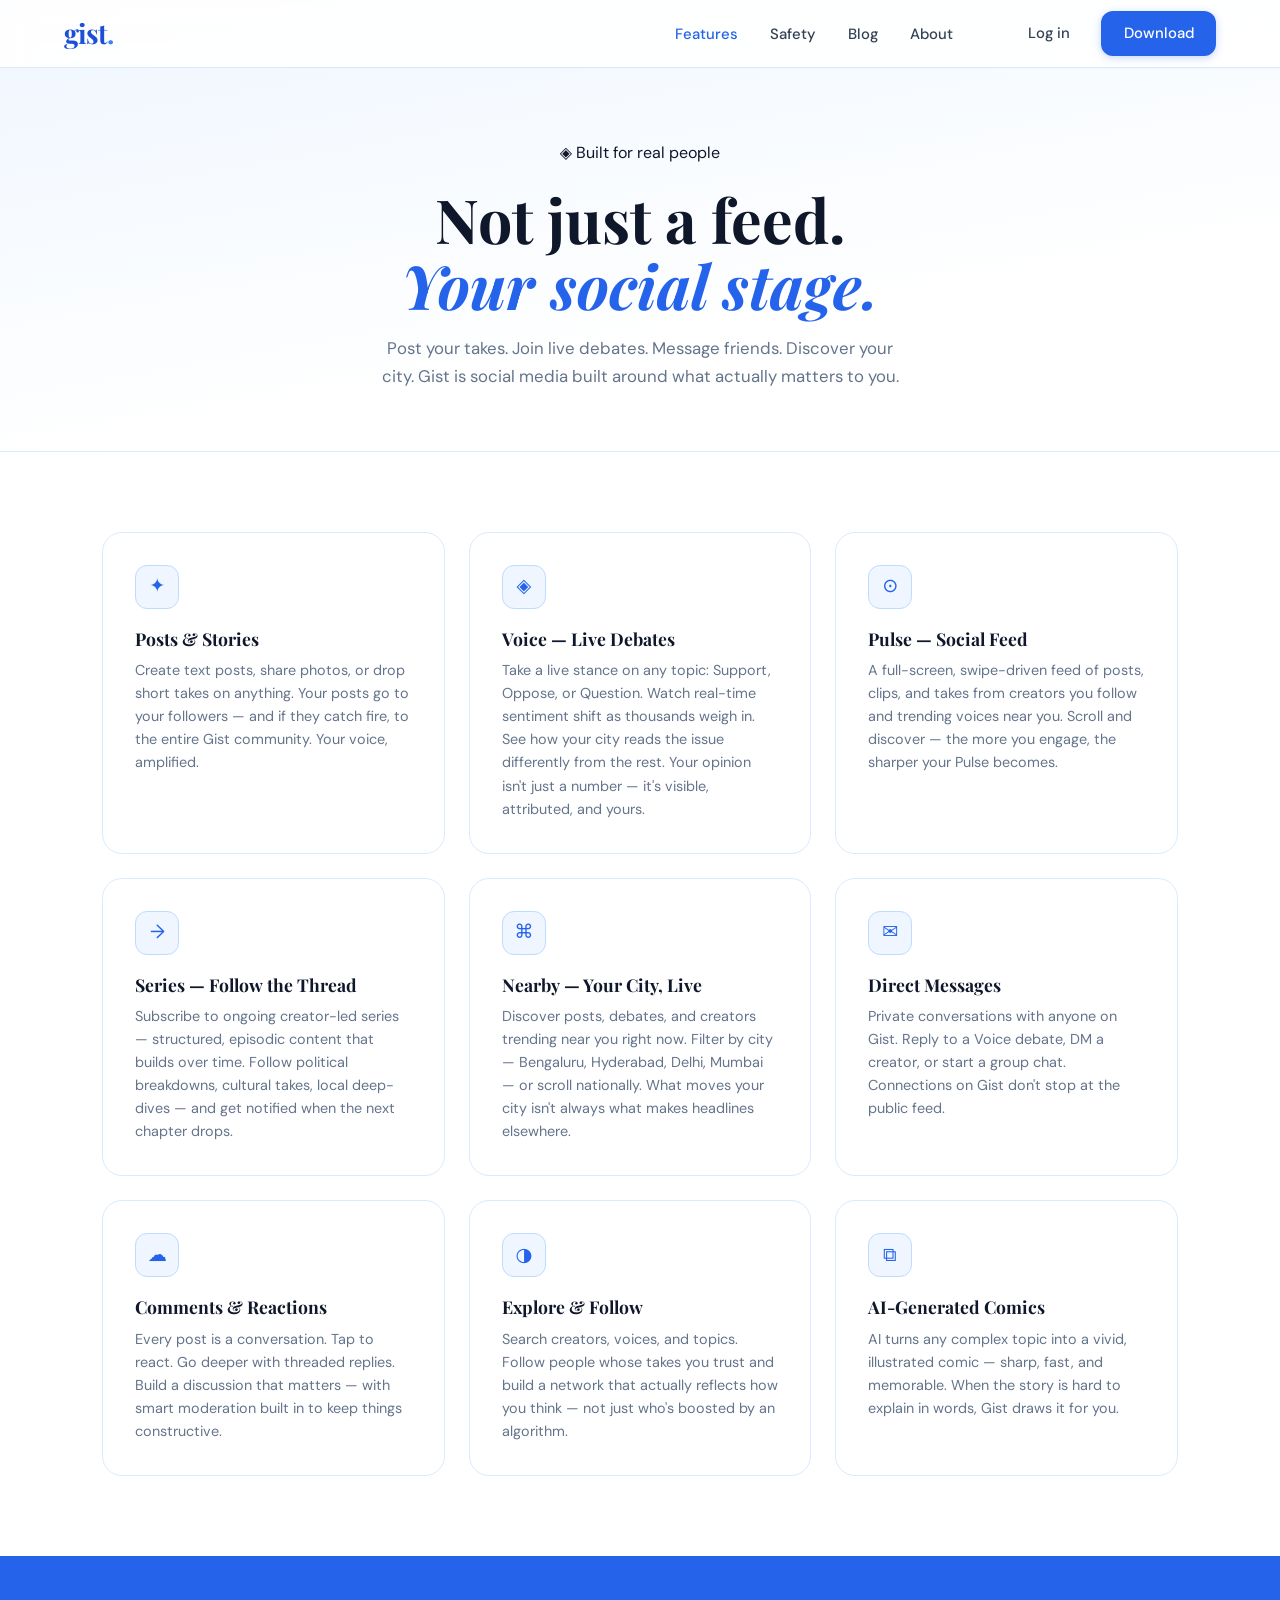
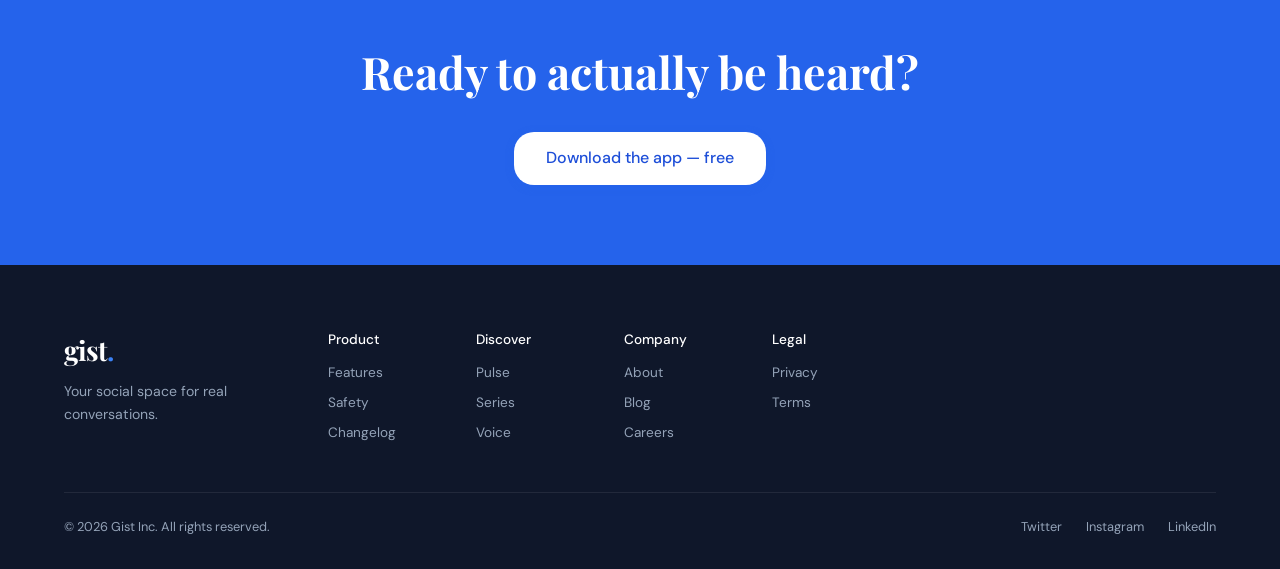
<file: docs/features.html>
<!DOCTYPE html>
<html lang="en">
<head>
  <meta charset="UTF-8"/>
  <meta name="viewport" content="width=device-width, initial-scale=1.0"/>
  <title>Features — Gist Social</title>
  <link rel="stylesheet" href="global.css"/>
  <link rel="stylesheet" href="pages.css"/>
  <link rel="preconnect" href="https://fonts.googleapis.com"/>
  <link href="https://fonts.googleapis.com/css2?family=Playfair+Display:ital,wght@0,700;1,400&family=DM+Sans:wght@300;400;500&display=swap" rel="stylesheet"/>
</head>
<body>

  <nav class="nav">
    <a href="index.html" class="nav-logo">gist<span class="dot">.</span></a>
    <ul class="nav-links">
      <li><a href="features.html">Features</a></li>
      <li><a href="safety.html">Safety</a></li>
      <li><a href="blog.html">Blog</a></li>
      <li><a href="about.html">About</a></li>
    </ul>
    <div class="nav-cta">
      <a href="login.html" class="btn-ghost">Log in</a>
      <a href="https://play.google.com/store/apps/details?id=com.gist.app" target="_blank" rel="noopener" class="btn-primary">Download</a>
    </div>
    <button class="hamburger" id="hamburger">&#9776;</button>
  </nav>

  <section class="page-hero">
    <span class="hero-badge">◈ Built for real people</span>
    <h1>Not just a feed.<br/><em>Your social stage.</em></h1>
    <p>Post your takes. Join live debates. Message friends. Discover your city. Gist is social media built around what actually matters to you.</p>
  </section>

  <section class="features-list">
    <div class="feature-item">
      <div class="icon">✦</div>
      <h3>Posts &amp; Stories</h3>
      <p>Create text posts, share photos, or drop short takes on anything. Your posts go to your followers — and if they catch fire, to the entire Gist community. Your voice, amplified.</p>
    </div>
    <div class="feature-item">
      <div class="icon">◈</div>
      <h3>Voice — Live Debates</h3>
      <p>Take a live stance on any topic: Support, Oppose, or Question. Watch real-time sentiment shift as thousands weigh in. See how your city reads the issue differently from the rest. Your opinion isn't just a number — it's visible, attributed, and yours.</p>
    </div>
    <div class="feature-item">
      <div class="icon">⊙</div>
      <h3>Pulse — Social Feed</h3>
      <p>A full-screen, swipe-driven feed of posts, clips, and takes from creators you follow and trending voices near you. Scroll and discover — the more you engage, the sharper your Pulse becomes.</p>
    </div>
    <div class="feature-item">
      <div class="icon">→</div>
      <h3>Series — Follow the Thread</h3>
      <p>Subscribe to ongoing creator-led series — structured, episodic content that builds over time. Follow political breakdowns, cultural takes, local deep-dives — and get notified when the next chapter drops.</p>
    </div>
    <div class="feature-item">
      <div class="icon">⌘</div>
      <h3>Nearby — Your City, Live</h3>
      <p>Discover posts, debates, and creators trending near you right now. Filter by city — Bengaluru, Hyderabad, Delhi, Mumbai — or scroll nationally. What moves your city isn't always what makes headlines elsewhere.</p>
    </div>
    <div class="feature-item">
      <div class="icon">✉</div>
      <h3>Direct Messages</h3>
      <p>Private conversations with anyone on Gist. Reply to a Voice debate, DM a creator, or start a group chat. Connections on Gist don't stop at the public feed.</p>
    </div>
    <div class="feature-item">
      <div class="icon">☁</div>
      <h3>Comments &amp; Reactions</h3>
      <p>Every post is a conversation. Tap to react. Go deeper with threaded replies. Build a discussion that matters — with smart moderation built in to keep things constructive.</p>
    </div>
    <div class="feature-item">
      <div class="icon">◑</div>
      <h3>Explore &amp; Follow</h3>
      <p>Search creators, voices, and topics. Follow people whose takes you trust and build a network that actually reflects how you think — not just who's boosted by an algorithm.</p>
    </div>
    <div class="feature-item">
      <div class="icon">⧉</div>
      <h3>AI-Generated Comics</h3>
      <p>AI turns any complex topic into a vivid, illustrated comic — sharp, fast, and memorable. When the story is hard to explain in words, Gist draws it for you.</p>
    </div>
  </section>

  <section style="background:var(--blue-600);text-align:center;padding:5rem 5vw;">
    <h2 style="font-family:var(--font-display);color:white;font-size:clamp(1.8rem,4vw,2.8rem);margin-bottom:1.5rem;">
      Ready to actually be heard?
    </h2>
    <a href="https://play.google.com/store/apps/details?id=com.gist.app" target="_blank" rel="noopener" class="btn-primary btn-lg" style="background:white;color:var(--blue-700);">Download the app — free</a>
  </section>

  <footer class="footer">
    <div class="footer-top">
      <div class="footer-brand">
        <a href="index.html" class="nav-logo">gist<span class="dot">.</span></a>
        <p>Your social space for real conversations.</p>
      </div>
      <div class="footer-cols">
        <div class="footer-col">
          <h5>Product</h5>
          <a href="features.html">Features</a>
          <a href="safety.html">Safety</a>
          <a href="#">Changelog</a>
        </div>
        <div class="footer-col">
          <h5>Discover</h5>
          <a href="#">Pulse</a>
          <a href="#">Series</a>
          <a href="#">Voice</a>
        </div>
        <div class="footer-col">
          <h5>Company</h5>
          <a href="about.html">About</a>
          <a href="blog.html">Blog</a>
          <a href="#">Careers</a>
        </div>
        <div class="footer-col">
          <h5>Legal</h5>
          <a href="#">Privacy</a>
          <a href="#">Terms</a>
        </div>
      </div>
    </div>
    <div class="footer-bottom">
      <span>© 2026 Gist Inc. All rights reserved.</span>
      <div class="footer-socials">
        <a href="#">Twitter</a><a href="#">Instagram</a><a href="#">LinkedIn</a>
      </div>
    </div>
  </footer>
  <script src="main.js"></script>
</body>
</html>
</file>
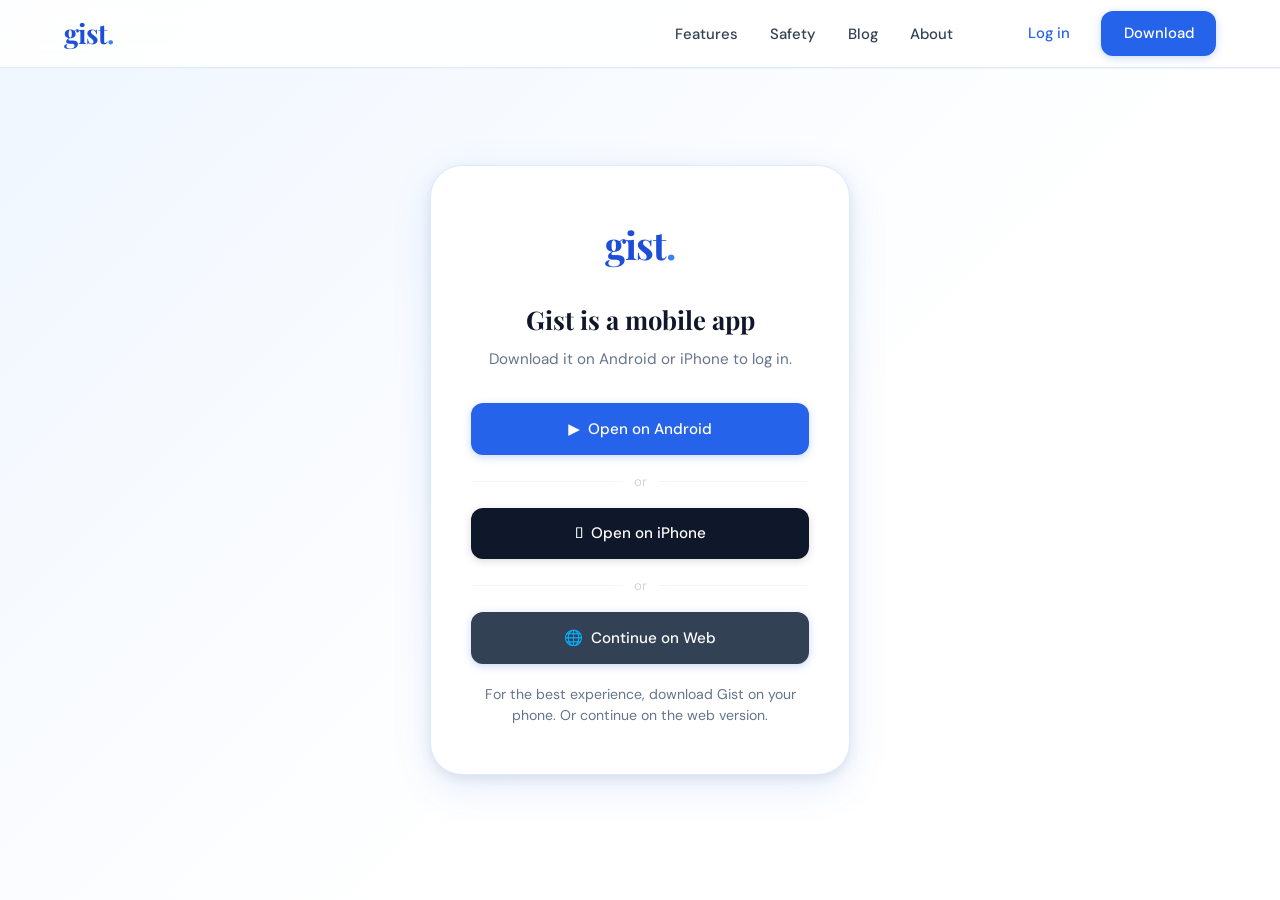
<file: docs/login.html>
<!DOCTYPE html>
<html lang="en">
<head>
  <meta charset="UTF-8" />
  <meta name="viewport" content="width=device-width, initial-scale=1.0"/>
  <title>Log in to Gist</title>
  <link rel="stylesheet" href="global.css"/>
  <link rel="preconnect" href="https://fonts.googleapis.com"/>
  <link href="https://fonts.googleapis.com/css2?family=Playfair+Display:ital,wght@0,700;1,400&family=DM+Sans:wght@300;400;500&display=swap" rel="stylesheet"/>
  <style>
    body { min-height: 100vh; display: flex; flex-direction: column; }

    /* NAV */
    .nav-links { display: flex; }

    /* MAIN */
    .login-wrap {
      flex: 1;
      display: flex;
      align-items: center;
      justify-content: center;
      padding: 100px 5vw 60px;
      background: linear-gradient(135deg, var(--blue-50) 0%, var(--white) 60%);
    }

    .login-card {
      background: var(--white);
      border: 1px solid var(--blue-100);
      border-radius: var(--radius-xl);
      box-shadow: var(--shadow-lg);
      padding: 3rem 2.5rem;
      max-width: 420px;
      width: 100%;
      text-align: center;
    }

    .login-logo {
      font-family: var(--font-display);
      font-size: 2.4rem;
      font-weight: 700;
      color: var(--blue-700);
      letter-spacing: -1px;
      margin-bottom: 1.5rem;
      display: block;
      text-decoration: none;
    }
    .login-logo .dot { color: var(--blue-500); }

    .login-title {
      font-family: var(--font-display);
      font-size: 1.6rem;
      font-weight: 700;
      color: var(--slate-900);
      margin-bottom: .5rem;
    }

    .login-sub {
      color: var(--slate-500);
      font-size: .95rem;
      margin-bottom: 2rem;
      line-height: 1.5;
    }

    /* Spinner state */
    .spinner-wrap {
      display: flex;
      flex-direction: column;
      align-items: center;
      gap: 1rem;
      margin-bottom: 2rem;
    }
    .spinner {
      width: 40px; height: 40px;
      border: 3px solid var(--blue-100);
      border-top-color: var(--blue-600);
      border-radius: 50%;
      animation: spin .8s linear infinite;
    }
    @keyframes spin { to { transform: rotate(360deg); } }

    .spinner-label {
      font-size: .9rem;
      color: var(--slate-500);
    }

    /* Fallback buttons — hidden until JS shows them */
    .fallback { display: none; flex-direction: column; gap: .75rem; }
    .fallback.visible { display: flex; }

    .btn-store {
      display: flex;
      align-items: center;
      justify-content: center;
      gap: .6rem;
      padding: .85rem 1.5rem;
      border-radius: var(--radius-md);
      font-size: .95rem;
      font-weight: 500;
      text-decoration: none;
      transition: all var(--transition);
    }
    .btn-store--android {
      background: var(--blue-600);
      color: var(--white);
      box-shadow: 0 2px 8px rgba(37,99,235,.25);
    }
    .btn-store--android:hover {
      background: var(--blue-700);
      transform: translateY(-1px);
      box-shadow: 0 4px 16px rgba(37,99,235,.35);
    }
    .btn-store--ios {
      background: var(--slate-900);
      color: var(--white);
      box-shadow: 0 2px 8px rgba(0,0,0,.15);
    }
    .btn-store--ios:hover {
      background: var(--slate-700);
      transform: translateY(-1px);
    }

    .divider {
      display: flex; align-items: center; gap: .75rem;
      color: var(--slate-300); font-size: .82rem;
      margin: .25rem 0;
    }
    .divider::before, .divider::after {
      content: ''; flex: 1; height: 1px; background: var(--slate-100);
    }

    .desktop-note {
      display: none;
      color: var(--slate-500);
      font-size: .88rem;
      line-height: 1.5;
      margin-top: 1.25rem;
    }
    .desktop-note.visible { display: block; }

    @media (max-width: 480px) {
      .login-card { padding: 2rem 1.5rem; border-radius: var(--radius-lg); }
    }
  </style>
</head>
<body>

  <!-- NAV -->
  <nav class="nav">
    <a href="index.html" class="nav-logo">gist<span class="dot">.</span></a>
    <ul class="nav-links">
      <li><a href="features.html">Features</a></li>
      <li><a href="safety.html">Safety</a></li>
      <li><a href="blog.html">Blog</a></li>
      <li><a href="about.html">About</a></li>
    </ul>
    <div class="nav-cta">
      <a href="login.html" class="btn-ghost" style="color: var(--blue-600);">Log in</a>
      <a href="https://play.google.com/store/apps/details?id=com.gist.app" target="_blank" rel="noopener" class="btn-primary">Download</a>
    </div>
    <button class="hamburger" id="hamburger">&#9776;</button>
  </nav>

  <!-- LOGIN CARD -->
  <main class="login-wrap">
    <div class="login-card">
      <a href="index.html" class="login-logo">gist<span class="dot">.</span></a>

      <h1 class="login-title" id="card-title">Opening Gist&hellip;</h1>
      <p class="login-sub" id="card-sub">Taking you to the app to log in.</p>

      <!-- Spinner shown while attempting deep link -->
      <div class="spinner-wrap" id="spinner-wrap">
        <div class="spinner"></div>
        <span class="spinner-label">Launching app&hellip;</span>
      </div>

      <!-- Fallback buttons shown after timeout -->
      <div class="fallback" id="fallback">
        <a id="btn-android"
           href="https://play.google.com/store/apps/details?id=com.gist.app"
           class="btn-store btn-store--android"
           target="_blank" rel="noopener">
          &#9654;&nbsp; Open on Android
        </a>
        <div class="divider">or</div>
        <a id="btn-ios"
           href="https://apps.apple.com/app/gist/id6738290829"
           class="btn-store btn-store--ios"
           target="_blank" rel="noopener">
          &#xf179;&nbsp; Open on iPhone
        </a>
        <div class="divider">or</div>
        <a href="https://app.gistverse.com/auth/sign-in"
           class="btn-store btn-store--android"
           style="background: var(--slate-700)">
          &#127760;&nbsp; Continue on Web
        </a>
      </div>

      <!-- Desktop-only note -->
      <p class="desktop-note" id="desktop-note">
        For the best experience, download Gist on your phone. Or continue on the web version.
      </p>
    </div>
  </main>

  <script>
    (function () {
      var ua = navigator.userAgent || '';
      var isAndroid = /android/i.test(ua);
      var isIOS = /iphone|ipad|ipod/i.test(ua);
      var isMobile = isAndroid || isIOS;

      var PLAY_STORE = 'https://play.google.com/store/apps/details?id=com.gist.app';
      var APP_STORE  = 'https://apps.apple.com/app/gist/id6738290829';

      // Deep link to the sign-in screen inside the app
      var DEEP_LINK_ANDROID = 'intent://auth/sign-in#Intent;scheme=gist;package=com.gist.app;end';
      var DEEP_LINK_IOS     = 'gist://auth/sign-in';

      var spinnerWrap  = document.getElementById('spinner-wrap');
      var fallback     = document.getElementById('fallback');
      var cardTitle    = document.getElementById('card-title');
      var cardSub      = document.getElementById('card-sub');
      var desktopNote  = document.getElementById('desktop-note');
      var btnAndroid   = document.getElementById('btn-android');
      var btnIOS       = document.getElementById('btn-ios');

      function showFallback() {
        spinnerWrap.style.display = 'none';
        fallback.classList.add('visible');
        cardTitle.textContent = 'Get the Gist app';
        cardSub.textContent   = 'Log in or sign up on Android or iPhone.';
      }

      if (isAndroid) {
        // Android intent URL opens app if installed; falls back to Play Store automatically
        window.location.href = DEEP_LINK_ANDROID;
        // Show fallback in case intent doesn't fire (e.g. some browsers)
        setTimeout(function () {
          showFallback();
          btnIOS.style.display = 'none'; // Android user doesn't need iOS button
        }, 2000);

      } else if (isIOS) {
        // Try custom scheme; if app isn't installed, redirect to App Store after timeout
        window.location.href = DEEP_LINK_IOS;
        setTimeout(function () {
          // If page is still visible after 1.5s, app likely isn't installed
          if (!document.hidden) {
            window.location.href = APP_STORE;
          }
        }, 1500);
        // Also show fallback buttons after a bit longer
        setTimeout(function () {
          showFallback();
          btnAndroid.style.display = 'none'; // iOS user doesn't need Android button
        }, 2500);

      } else {
        // Desktop — no deep link, just show download CTAs
        spinnerWrap.style.display = 'none';
        cardTitle.textContent = 'Gist is a mobile app';
        cardSub.textContent   = 'Download it on Android or iPhone to log in.';
        fallback.classList.add('visible');
        desktopNote.classList.add('visible');
      }
    })();
  </script>
</body>
</html>
</file>
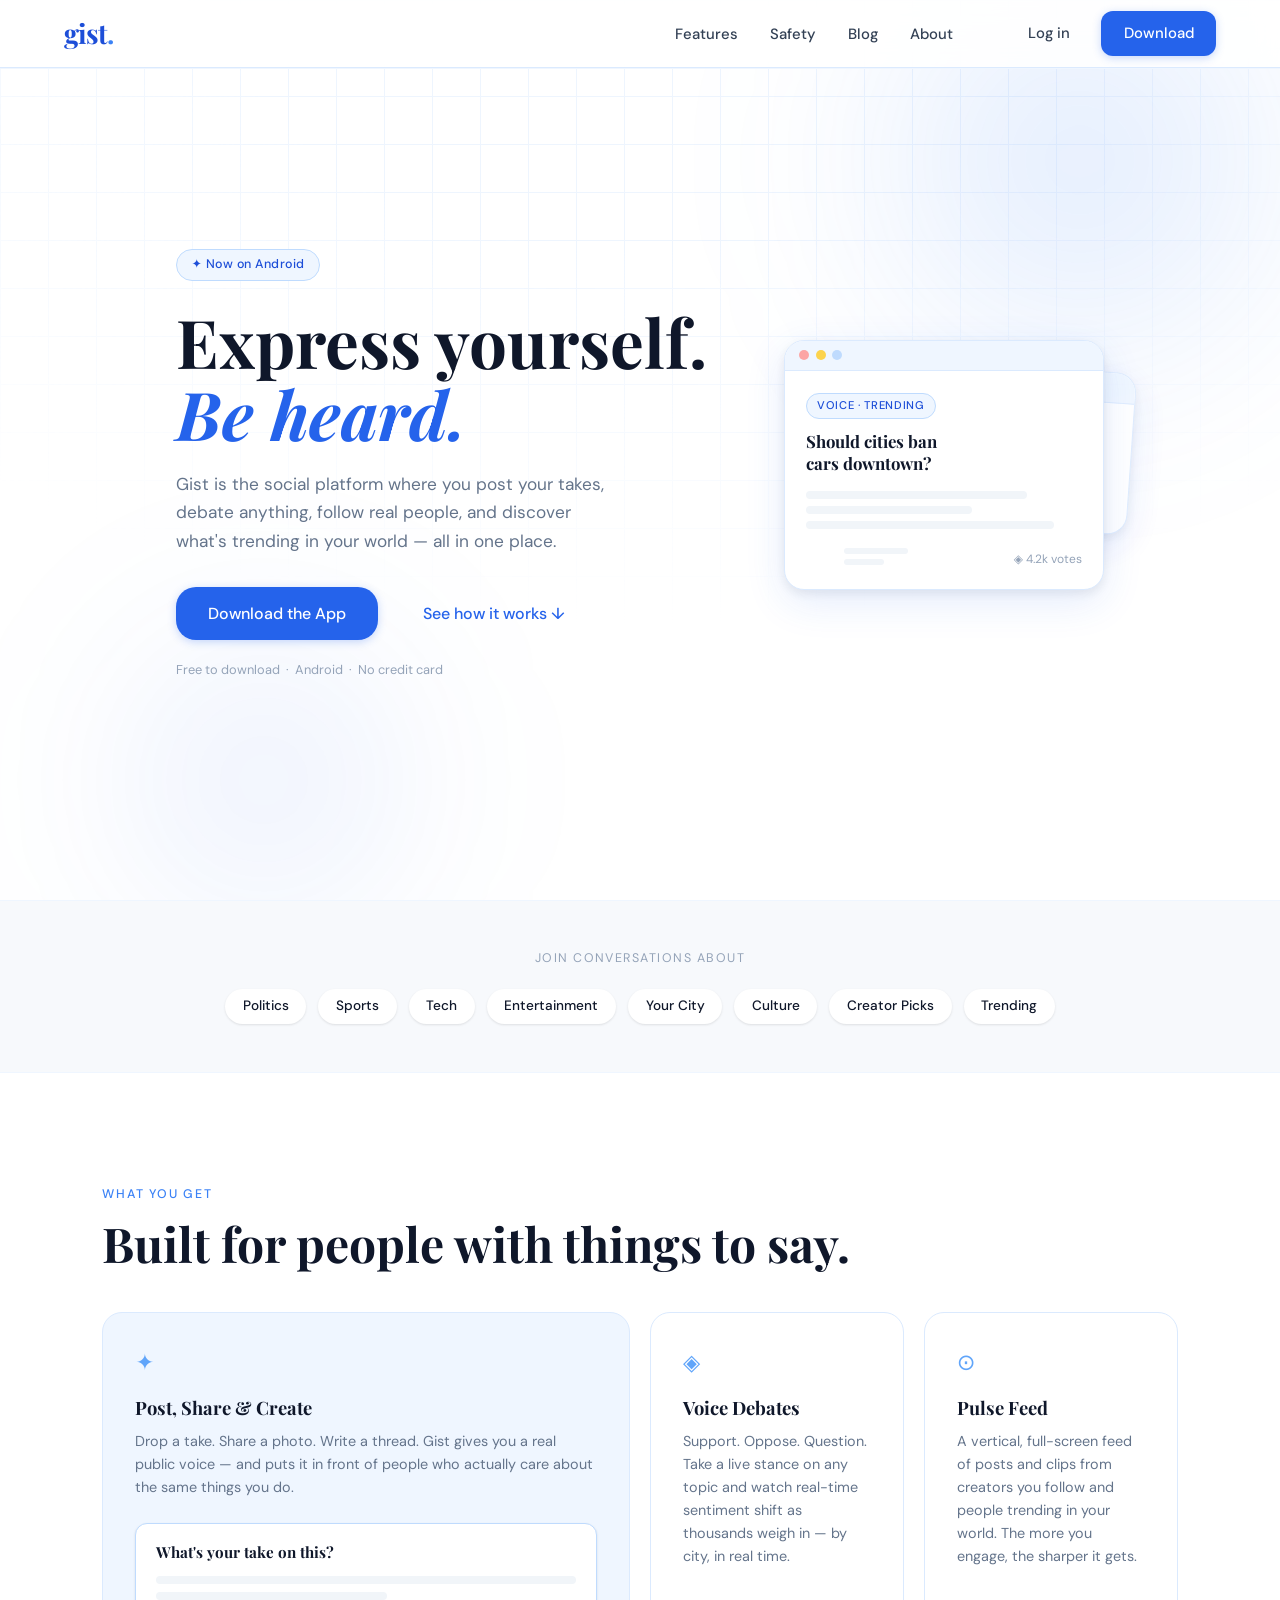
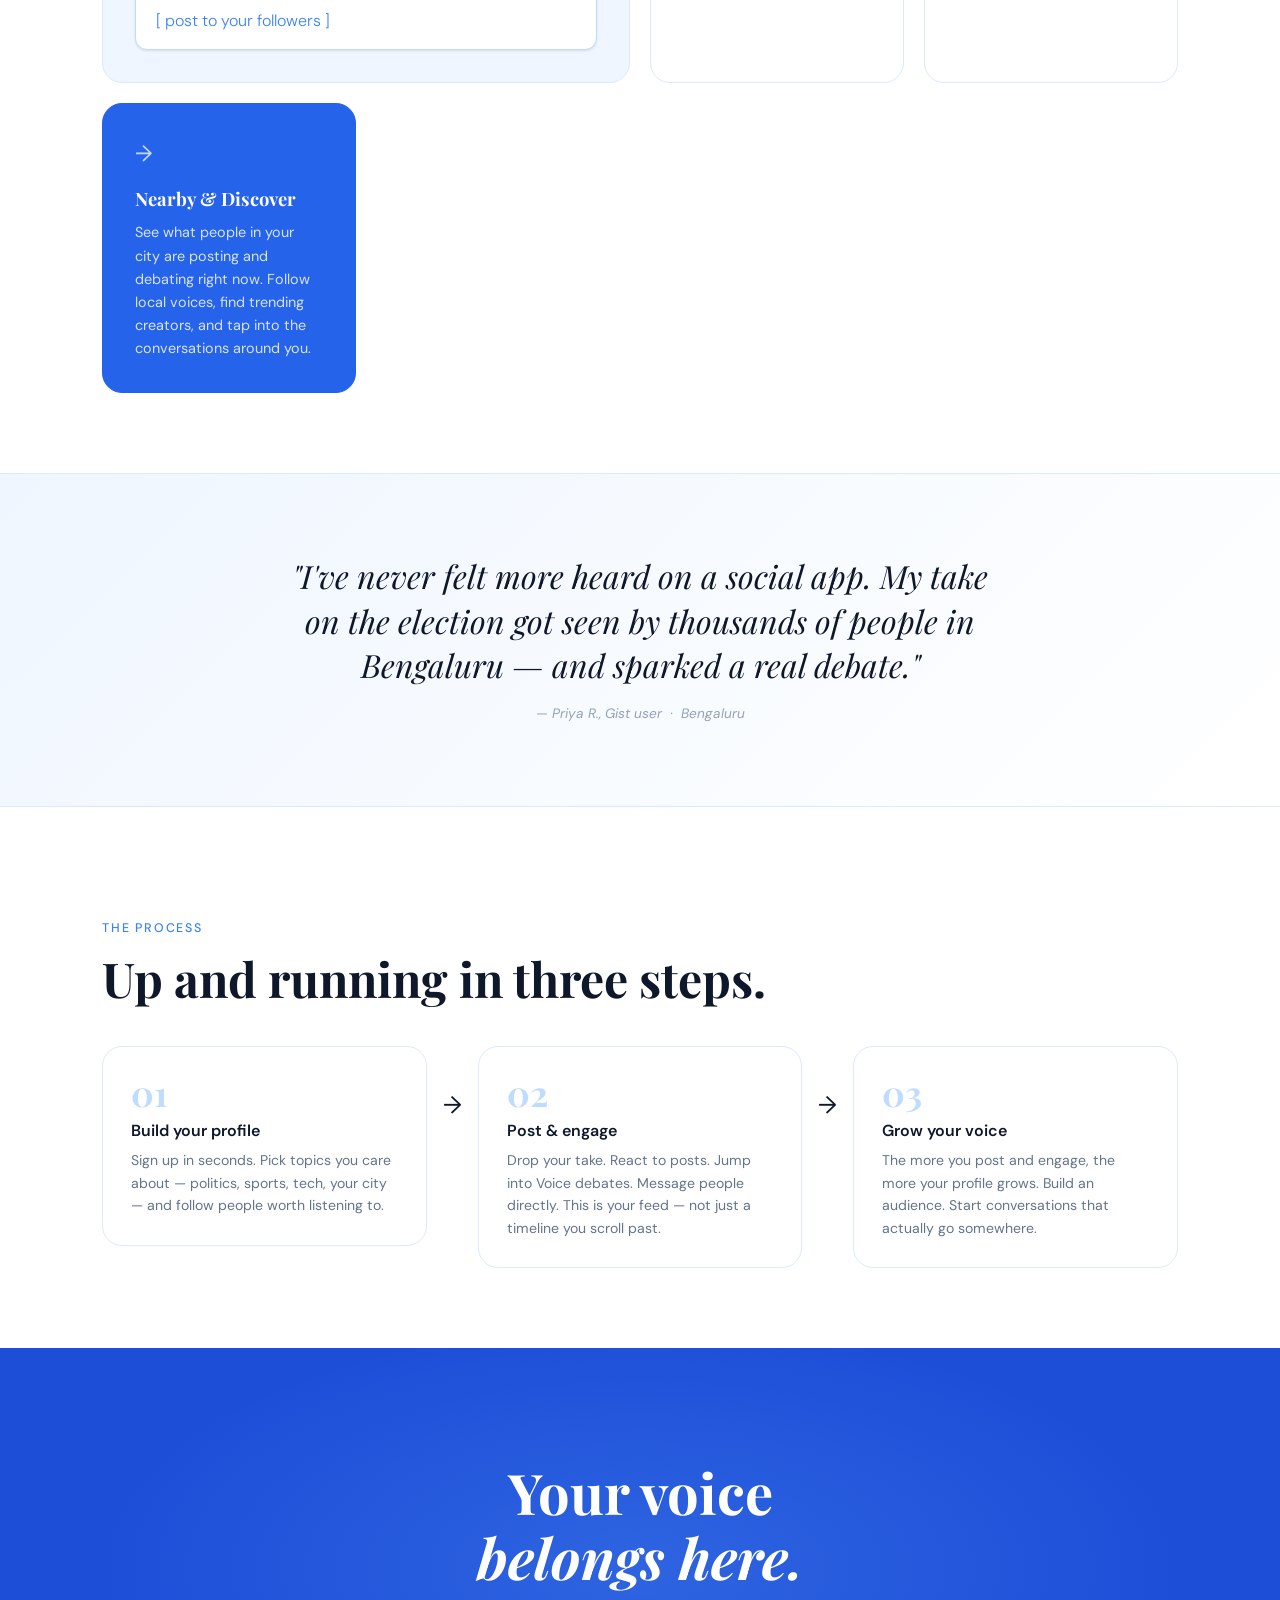
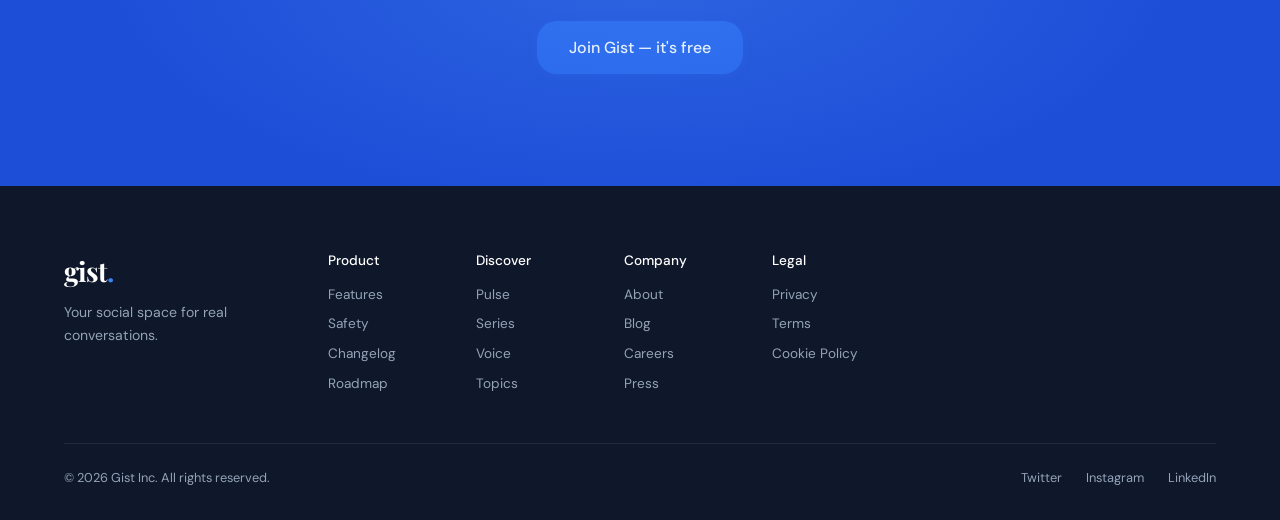
<file: docs/pricing.html>
<!DOCTYPE html>
<html lang="en">
<head>
  <meta charset="UTF-8" />
  <meta http-equiv="refresh" content="0; url=index.html" />
  <title>Gist</title>
</head>
<body>
  <script>window.location.replace("index.html");</script>
</body>
</html>
</file>
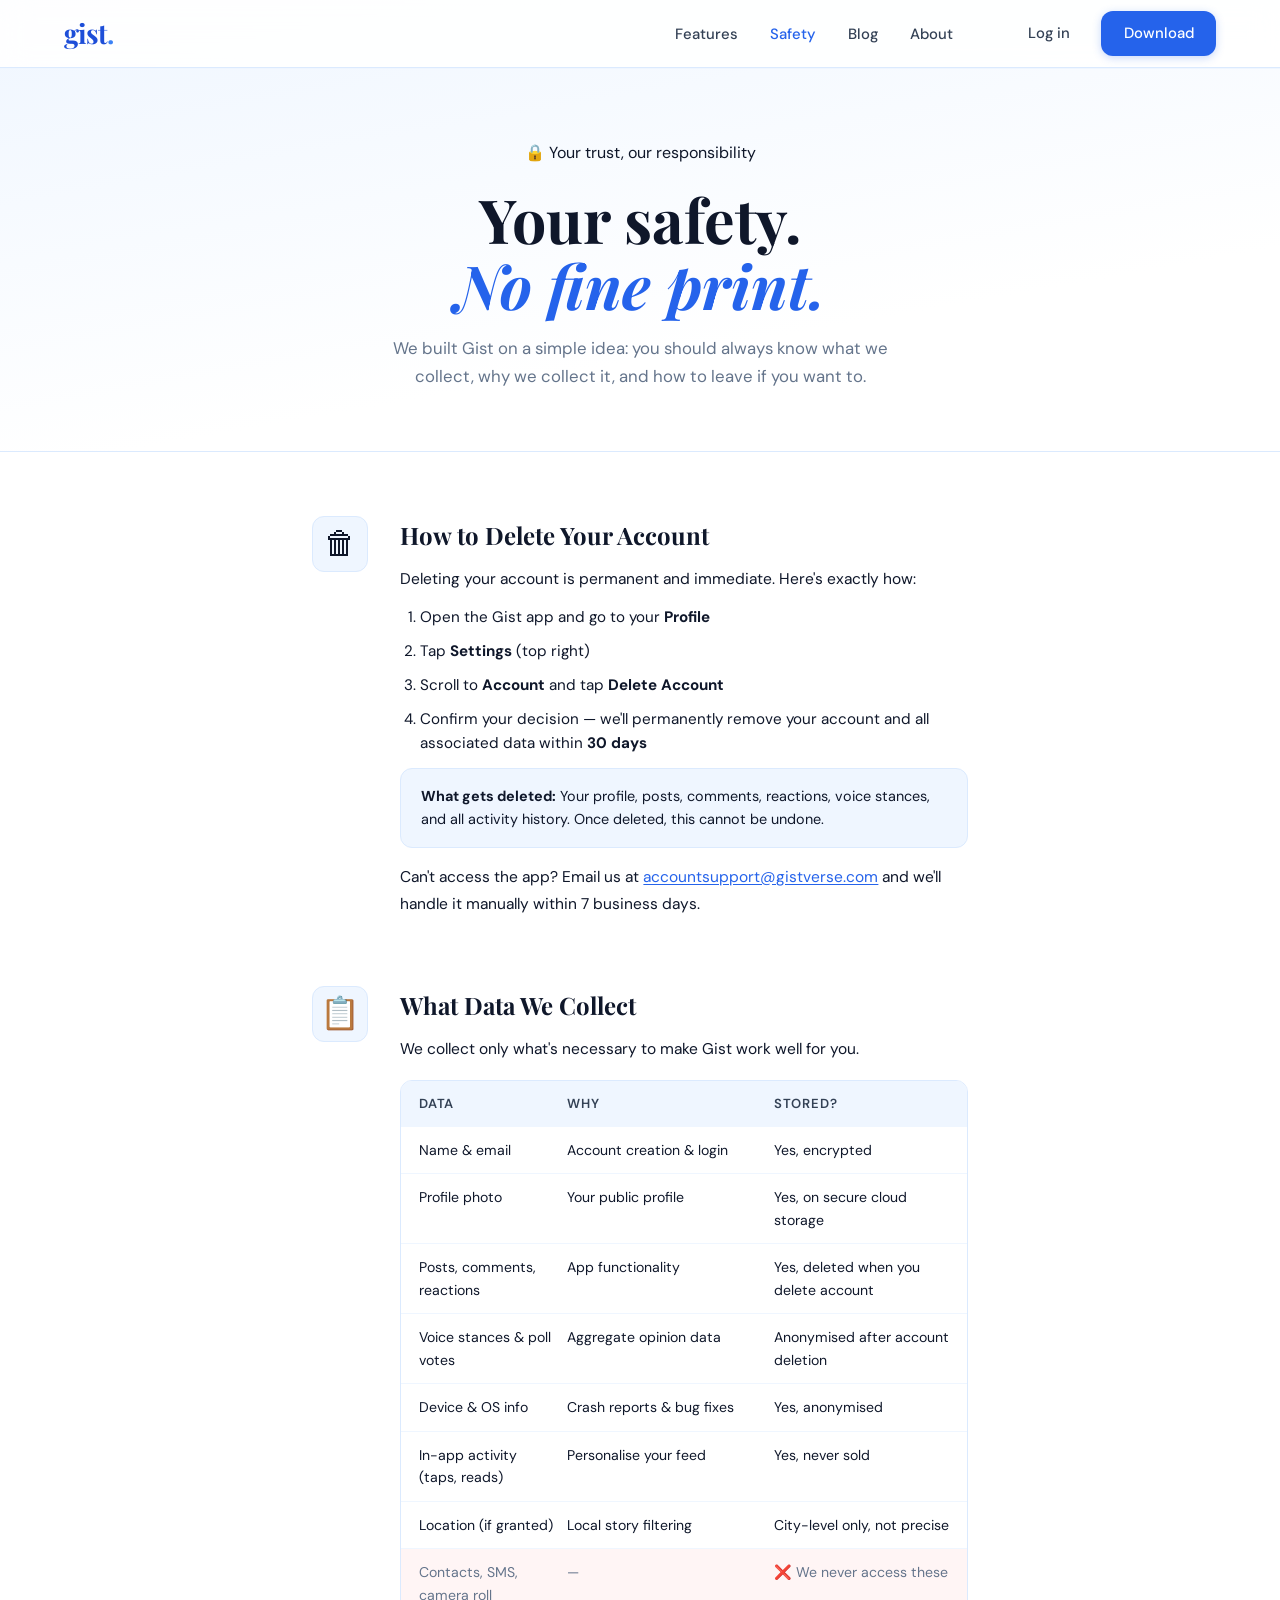
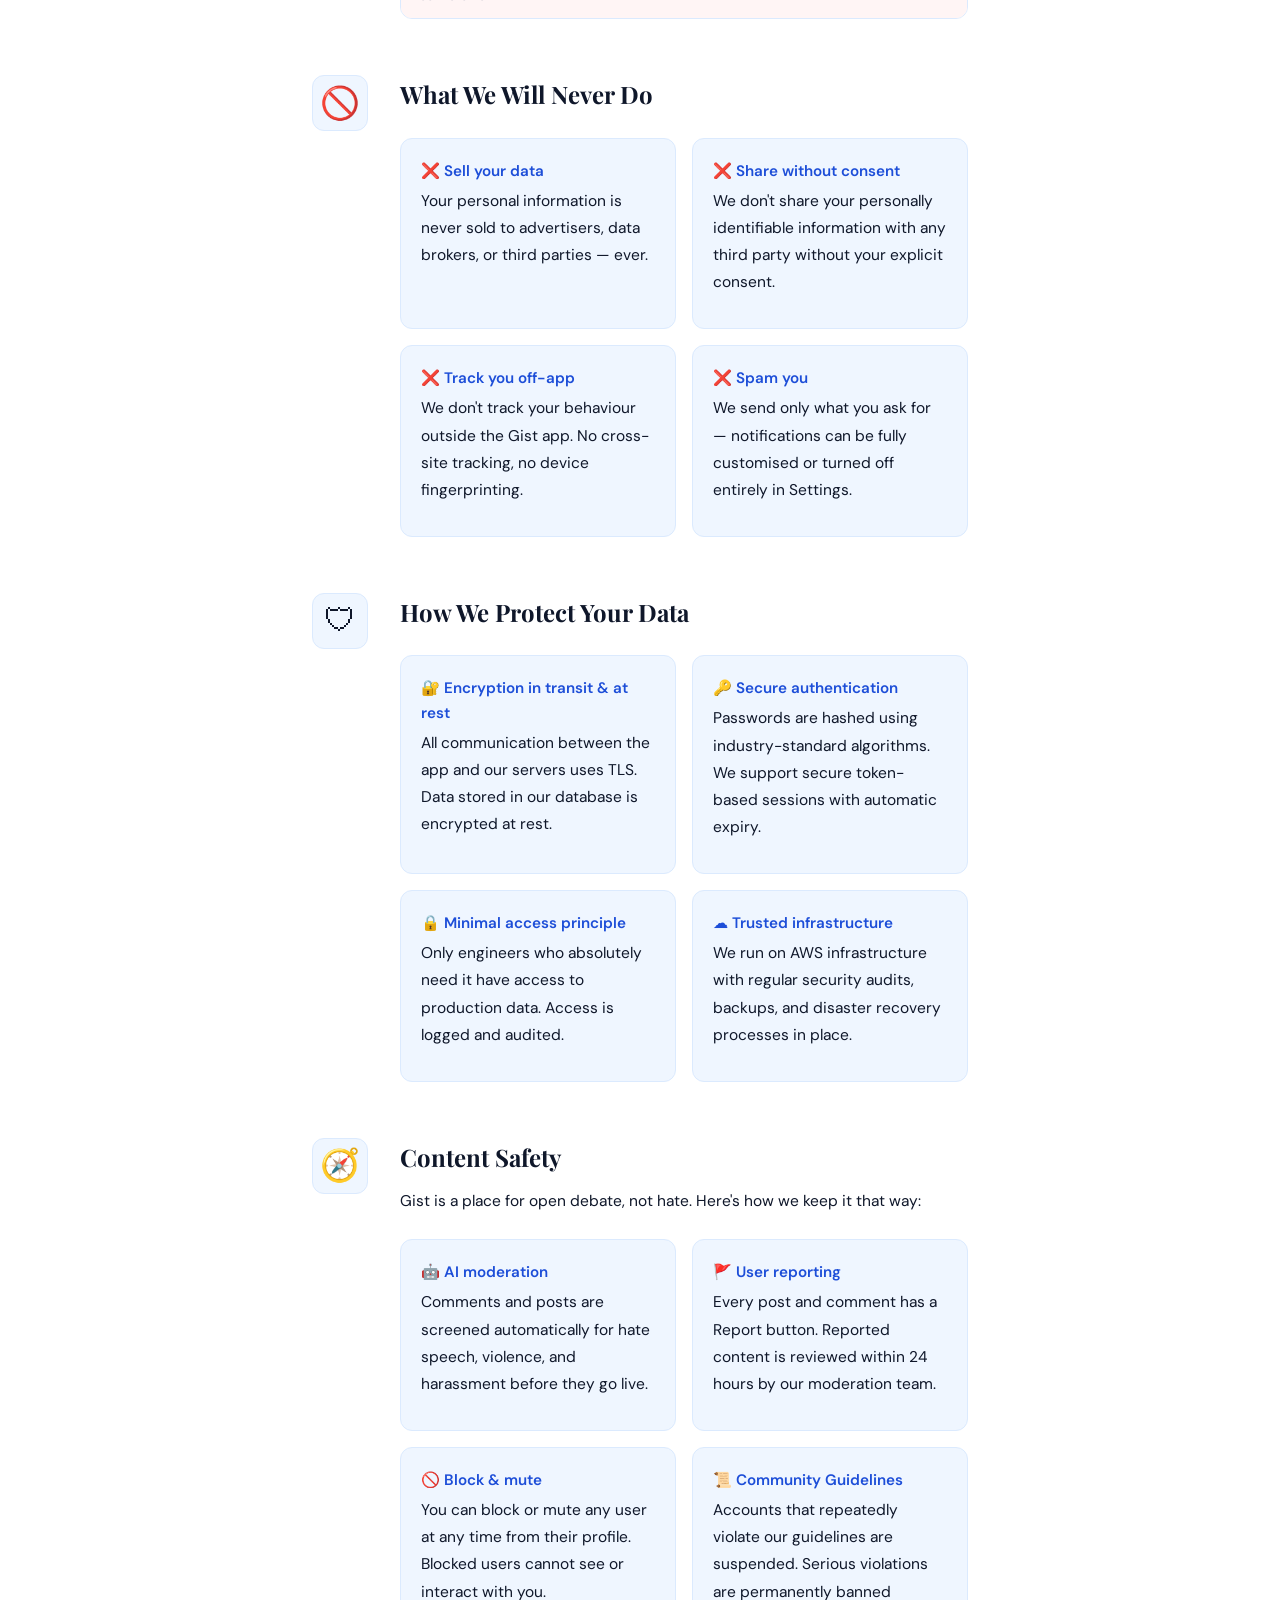
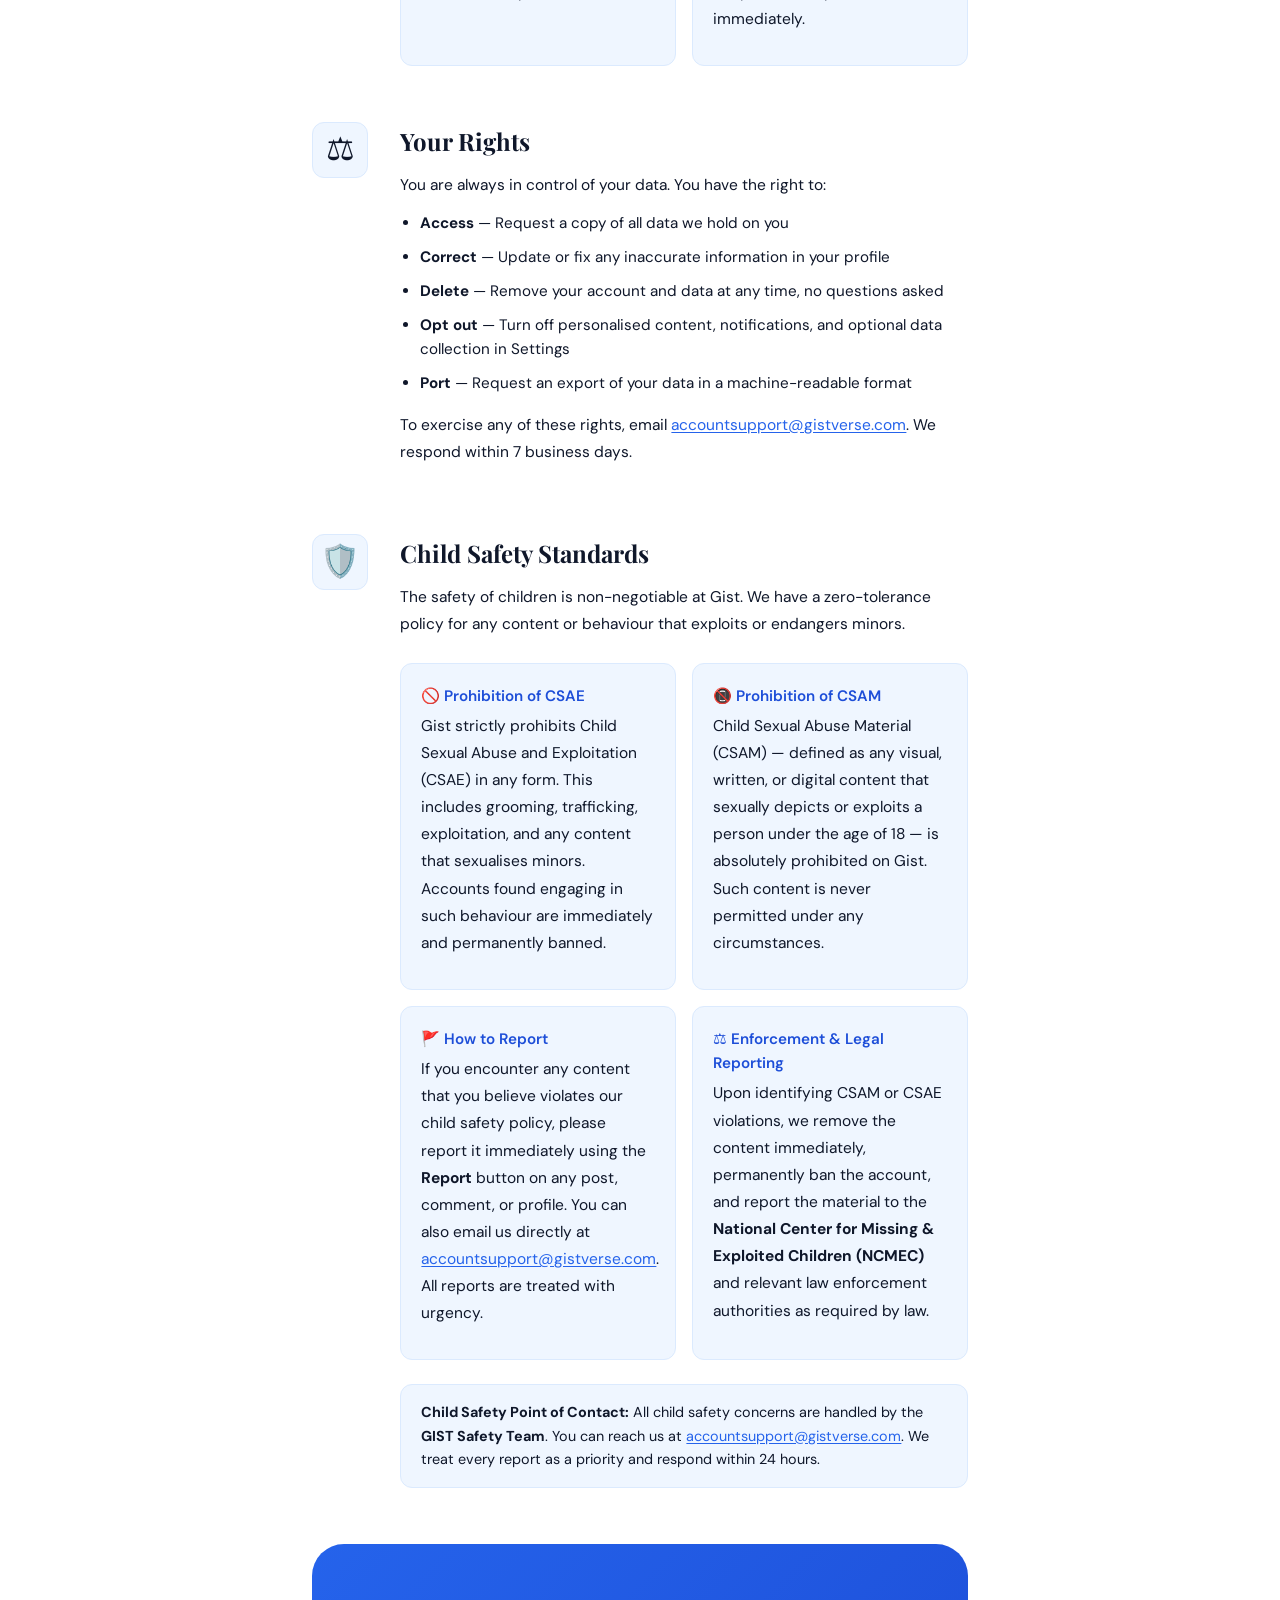
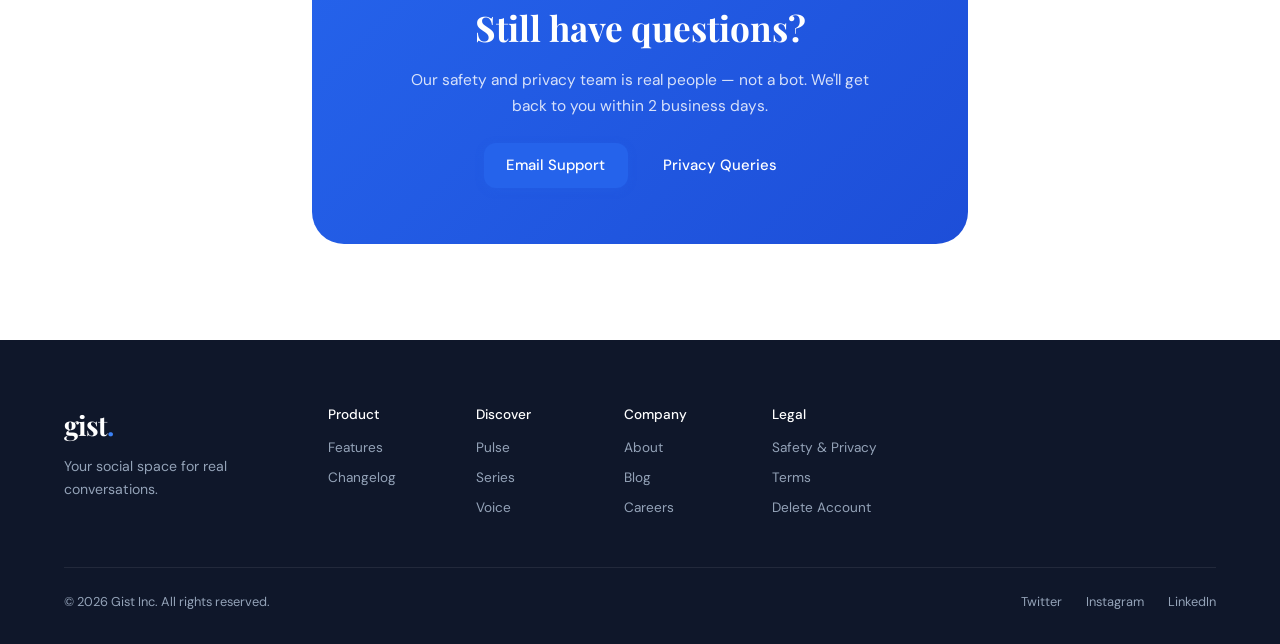
<file: docs/safety.html>
<!DOCTYPE html>
<html lang="en">
<head>
  <meta charset="UTF-8"/>
  <meta name="viewport" content="width=device-width, initial-scale=1.0"/>
  <title>Safety &amp; Privacy — Gist</title>
  <link rel="stylesheet" href="global.css"/>
  <link rel="stylesheet" href="pages.css"/>
  <link rel="preconnect" href="https://fonts.googleapis.com"/>
  <link href="https://fonts.googleapis.com/css2?family=Playfair+Display:ital,wght@0,700;1,400&family=DM+Sans:wght@300;400;500&display=swap" rel="stylesheet"/>
</head>
<body>

  <nav class="nav">
    <a href="index.html" class="nav-logo">gist<span class="dot">.</span></a>
    <ul class="nav-links">
      <li><a href="features.html">Features</a></li>
      <li><a href="safety.html">Safety</a></li>
      <li><a href="blog.html">Blog</a></li>
      <li><a href="about.html">About</a></li>
    </ul>
    <div class="nav-cta">
      <a href="login.html" class="btn-ghost">Log in</a>
      <a href="https://play.google.com/store/apps/details?id=com.gist.app" target="_blank" rel="noopener" class="btn-primary">Download</a>
    </div>
    <button class="hamburger" id="hamburger">&#9776;</button>
  </nav>

  <section class="page-hero">
    <span class="hero-badge">🔒 Your trust, our responsibility</span>
    <h1>Your safety.<br/><em>No fine print.</em></h1>
    <p>We built Gist on a simple idea: you should always know what we collect, why we collect it, and how to leave if you want to.</p>
  </section>

  <section class="safety-content">

    <!-- ACCOUNT DELETION -->
    <div class="safety-block" id="delete-account">
      <div class="safety-block-icon">🗑</div>
      <div class="safety-block-body">
        <h2>How to Delete Your Account</h2>
        <p>Deleting your account is permanent and immediate. Here's exactly how:</p>
        <ol class="safety-steps">
          <li>Open the Gist app and go to your <strong>Profile</strong></li>
          <li>Tap <strong>Settings</strong> (top right)</li>
          <li>Scroll to <strong>Account</strong> and tap <strong>Delete Account</strong></li>
          <li>Confirm your decision — we'll permanently remove your account and all associated data within <strong>30 days</strong></li>
        </ol>
        <div class="safety-note">
          <strong>What gets deleted:</strong> Your profile, posts, comments, reactions, voice stances, and all activity history. Once deleted, this cannot be undone.
        </div>
        <p style="margin-top:1rem;">Can't access the app? Email us at <a href="mailto:accountsupport@gistverse.com" class="safety-link">accountsupport@gistverse.com</a> and we'll handle it manually within 7 business days.</p>
      </div>
    </div>

    <!-- DATA WE COLLECT -->
    <div class="safety-block" id="data-collected">
      <div class="safety-block-icon">📋</div>
      <div class="safety-block-body">
        <h2>What Data We Collect</h2>
        <p>We collect only what's necessary to make Gist work well for you.</p>

        <div class="data-table">
          <div class="data-row data-row--header">
            <span>Data</span>
            <span>Why</span>
            <span>Stored?</span>
          </div>
          <div class="data-row">
            <span>Name &amp; email</span>
            <span>Account creation &amp; login</span>
            <span>Yes, encrypted</span>
          </div>
          <div class="data-row">
            <span>Profile photo</span>
            <span>Your public profile</span>
            <span>Yes, on secure cloud storage</span>
          </div>
          <div class="data-row">
            <span>Posts, comments, reactions</span>
            <span>App functionality</span>
            <span>Yes, deleted when you delete account</span>
          </div>
          <div class="data-row">
            <span>Voice stances &amp; poll votes</span>
            <span>Aggregate opinion data</span>
            <span>Anonymised after account deletion</span>
          </div>
          <div class="data-row">
            <span>Device &amp; OS info</span>
            <span>Crash reports &amp; bug fixes</span>
            <span>Yes, anonymised</span>
          </div>
          <div class="data-row">
            <span>In-app activity (taps, reads)</span>
            <span>Personalise your feed</span>
            <span>Yes, never sold</span>
          </div>
          <div class="data-row">
            <span>Location (if granted)</span>
            <span>Local story filtering</span>
            <span>City-level only, not precise</span>
          </div>
          <div class="data-row data-row--never">
            <span>Contacts, SMS, camera roll</span>
            <span>—</span>
            <span>❌ We never access these</span>
          </div>
        </div>
      </div>
    </div>

    <!-- WHAT WE DON'T DO -->
    <div class="safety-block" id="what-we-dont-do">
      <div class="safety-block-icon">🚫</div>
      <div class="safety-block-body">
        <h2>What We Will Never Do</h2>
        <div class="values-row">
          <div class="value-item">
            <h5>❌ Sell your data</h5>
            <p>Your personal information is never sold to advertisers, data brokers, or third parties — ever.</p>
          </div>
          <div class="value-item">
            <h5>❌ Share without consent</h5>
            <p>We don't share your personally identifiable information with any third party without your explicit consent.</p>
          </div>
          <div class="value-item">
            <h5>❌ Track you off-app</h5>
            <p>We don't track your behaviour outside the Gist app. No cross-site tracking, no device fingerprinting.</p>
          </div>
          <div class="value-item">
            <h5>❌ Spam you</h5>
            <p>We send only what you ask for — notifications can be fully customised or turned off entirely in Settings.</p>
          </div>
        </div>
      </div>
    </div>

    <!-- HOW WE PROTECT DATA -->
    <div class="safety-block" id="data-security">
      <div class="safety-block-icon">🛡</div>
      <div class="safety-block-body">
        <h2>How We Protect Your Data</h2>
        <div class="values-row">
          <div class="value-item">
            <h5>🔐 Encryption in transit &amp; at rest</h5>
            <p>All communication between the app and our servers uses TLS. Data stored in our database is encrypted at rest.</p>
          </div>
          <div class="value-item">
            <h5>🔑 Secure authentication</h5>
            <p>Passwords are hashed using industry-standard algorithms. We support secure token-based sessions with automatic expiry.</p>
          </div>
          <div class="value-item">
            <h5>🔒 Minimal access principle</h5>
            <p>Only engineers who absolutely need it have access to production data. Access is logged and audited.</p>
          </div>
          <div class="value-item">
            <h5>☁ Trusted infrastructure</h5>
            <p>We run on AWS infrastructure with regular security audits, backups, and disaster recovery processes in place.</p>
          </div>
        </div>
      </div>
    </div>

    <!-- CONTENT SAFETY -->
    <div class="safety-block" id="content-safety">
      <div class="safety-block-icon">🧭</div>
      <div class="safety-block-body">
        <h2>Content Safety</h2>
        <p>Gist is a place for open debate, not hate. Here's how we keep it that way:</p>
        <div class="values-row">
          <div class="value-item">
            <h5>🤖 AI moderation</h5>
            <p>Comments and posts are screened automatically for hate speech, violence, and harassment before they go live.</p>
          </div>
          <div class="value-item">
            <h5>🚩 User reporting</h5>
            <p>Every post and comment has a Report button. Reported content is reviewed within 24 hours by our moderation team.</p>
          </div>
          <div class="value-item">
            <h5>🚫 Block &amp; mute</h5>
            <p>You can block or mute any user at any time from their profile. Blocked users cannot see or interact with you.</p>
          </div>
          <div class="value-item">
            <h5>📜 Community Guidelines</h5>
            <p>Accounts that repeatedly violate our guidelines are suspended. Serious violations are permanently banned immediately.</p>
          </div>
        </div>
      </div>
    </div>

    <!-- YOUR RIGHTS -->
    <div class="safety-block" id="your-rights">
      <div class="safety-block-icon">⚖</div>
      <div class="safety-block-body">
        <h2>Your Rights</h2>
        <p>You are always in control of your data. You have the right to:</p>
        <ul class="safety-steps">
          <li><strong>Access</strong> — Request a copy of all data we hold on you</li>
          <li><strong>Correct</strong> — Update or fix any inaccurate information in your profile</li>
          <li><strong>Delete</strong> — Remove your account and data at any time, no questions asked</li>
          <li><strong>Opt out</strong> — Turn off personalised content, notifications, and optional data collection in Settings</li>
          <li><strong>Port</strong> — Request an export of your data in a machine-readable format</li>
        </ul>
        <p style="margin-top:1rem;">To exercise any of these rights, email <a href="mailto:accountsupport@gistverse.com" class="safety-link">accountsupport@gistverse.com</a>. We respond within 7 business days.</p>
      </div>
    </div>

    <!-- CHILD SAFETY STANDARDS -->
    <div class="safety-block" id="child-safety">
      <div class="safety-block-icon">🛡️</div>
      <div class="safety-block-body">
        <h2>Child Safety Standards</h2>
        <p>The safety of children is non-negotiable at Gist. We have a zero-tolerance policy for any content or behaviour that exploits or endangers minors.</p>

        <div class="values-row">
          <div class="value-item">
            <h5>🚫 Prohibition of CSAE</h5>
            <p>Gist strictly prohibits Child Sexual Abuse and Exploitation (CSAE) in any form. This includes grooming, trafficking, exploitation, and any content that sexualises minors. Accounts found engaging in such behaviour are immediately and permanently banned.</p>
          </div>
          <div class="value-item">
            <h5>📵 Prohibition of CSAM</h5>
            <p>Child Sexual Abuse Material (CSAM) — defined as any visual, written, or digital content that sexually depicts or exploits a person under the age of 18 — is absolutely prohibited on Gist. Such content is never permitted under any circumstances.</p>
          </div>
          <div class="value-item">
            <h5>🚩 How to Report</h5>
            <p>If you encounter any content that you believe violates our child safety policy, please report it immediately using the <strong>Report</strong> button on any post, comment, or profile. You can also email us directly at <a href="mailto:accountsupport@gistverse.com" class="safety-link">accountsupport@gistverse.com</a>. All reports are treated with urgency.</p>
          </div>
          <div class="value-item">
            <h5>⚖️ Enforcement &amp; Legal Reporting</h5>
            <p>Upon identifying CSAM or CSAE violations, we remove the content immediately, permanently ban the account, and report the material to the <strong>National Center for Missing &amp; Exploited Children (NCMEC)</strong> and relevant law enforcement authorities as required by law.</p>
          </div>
        </div>

        <div class="safety-note" style="margin-top:1.5rem;">
          <strong>Child Safety Point of Contact:</strong> All child safety concerns are handled by the <strong>GIST Safety Team</strong>. You can reach us at <a href="mailto:accountsupport@gistverse.com" class="safety-link">accountsupport@gistverse.com</a>. We treat every report as a priority and respond within 24 hours.
        </div>
      </div>
    </div>

    <!-- CONTACT -->
    <div class="safety-cta">
      <h2>Still have questions?</h2>
      <p>Our safety and privacy team is real people — not a bot. We'll get back to you within 2 business days.</p>
      <div style="display:flex;gap:1rem;flex-wrap:wrap;justify-content:center;margin-top:1.5rem;">
        <a href="mailto:accountsupport@gistverse.com" class="btn-primary">Email Support</a>
        <a href="mailto:accountsupport@gistverse.com" class="btn-ghost">Privacy Queries</a>
      </div>
    </div>

  </section>

  <footer class="footer">
    <div class="footer-top">
      <div class="footer-brand">
        <a href="index.html" class="nav-logo">gist<span class="dot">.</span></a>
        <p>Your social space for real conversations.</p>
      </div>
      <div class="footer-cols">
        <div class="footer-col">
          <h5>Product</h5>
          <a href="features.html">Features</a>
          <a href="#">Changelog</a>
        </div>
        <div class="footer-col">
          <h5>Discover</h5>
          <a href="#">Pulse</a>
          <a href="#">Series</a>
          <a href="#">Voice</a>
        </div>
        <div class="footer-col">
          <h5>Company</h5>
          <a href="about.html">About</a>
          <a href="blog.html">Blog</a>
          <a href="#">Careers</a>
        </div>
        <div class="footer-col">
          <h5>Legal</h5>
          <a href="safety.html">Safety &amp; Privacy</a>
          <a href="#">Terms</a>
          <a href="#">Delete Account</a>
        </div>
      </div>
    </div>
    <div class="footer-bottom">
      <span>© 2026 Gist Inc. All rights reserved.</span>
      <div class="footer-socials">
        <a href="#">Twitter</a><a href="#">Instagram</a><a href="#">LinkedIn</a>
      </div>
    </div>
  </footer>
  <script src="main.js"></script>
</body>
</html>
</file>
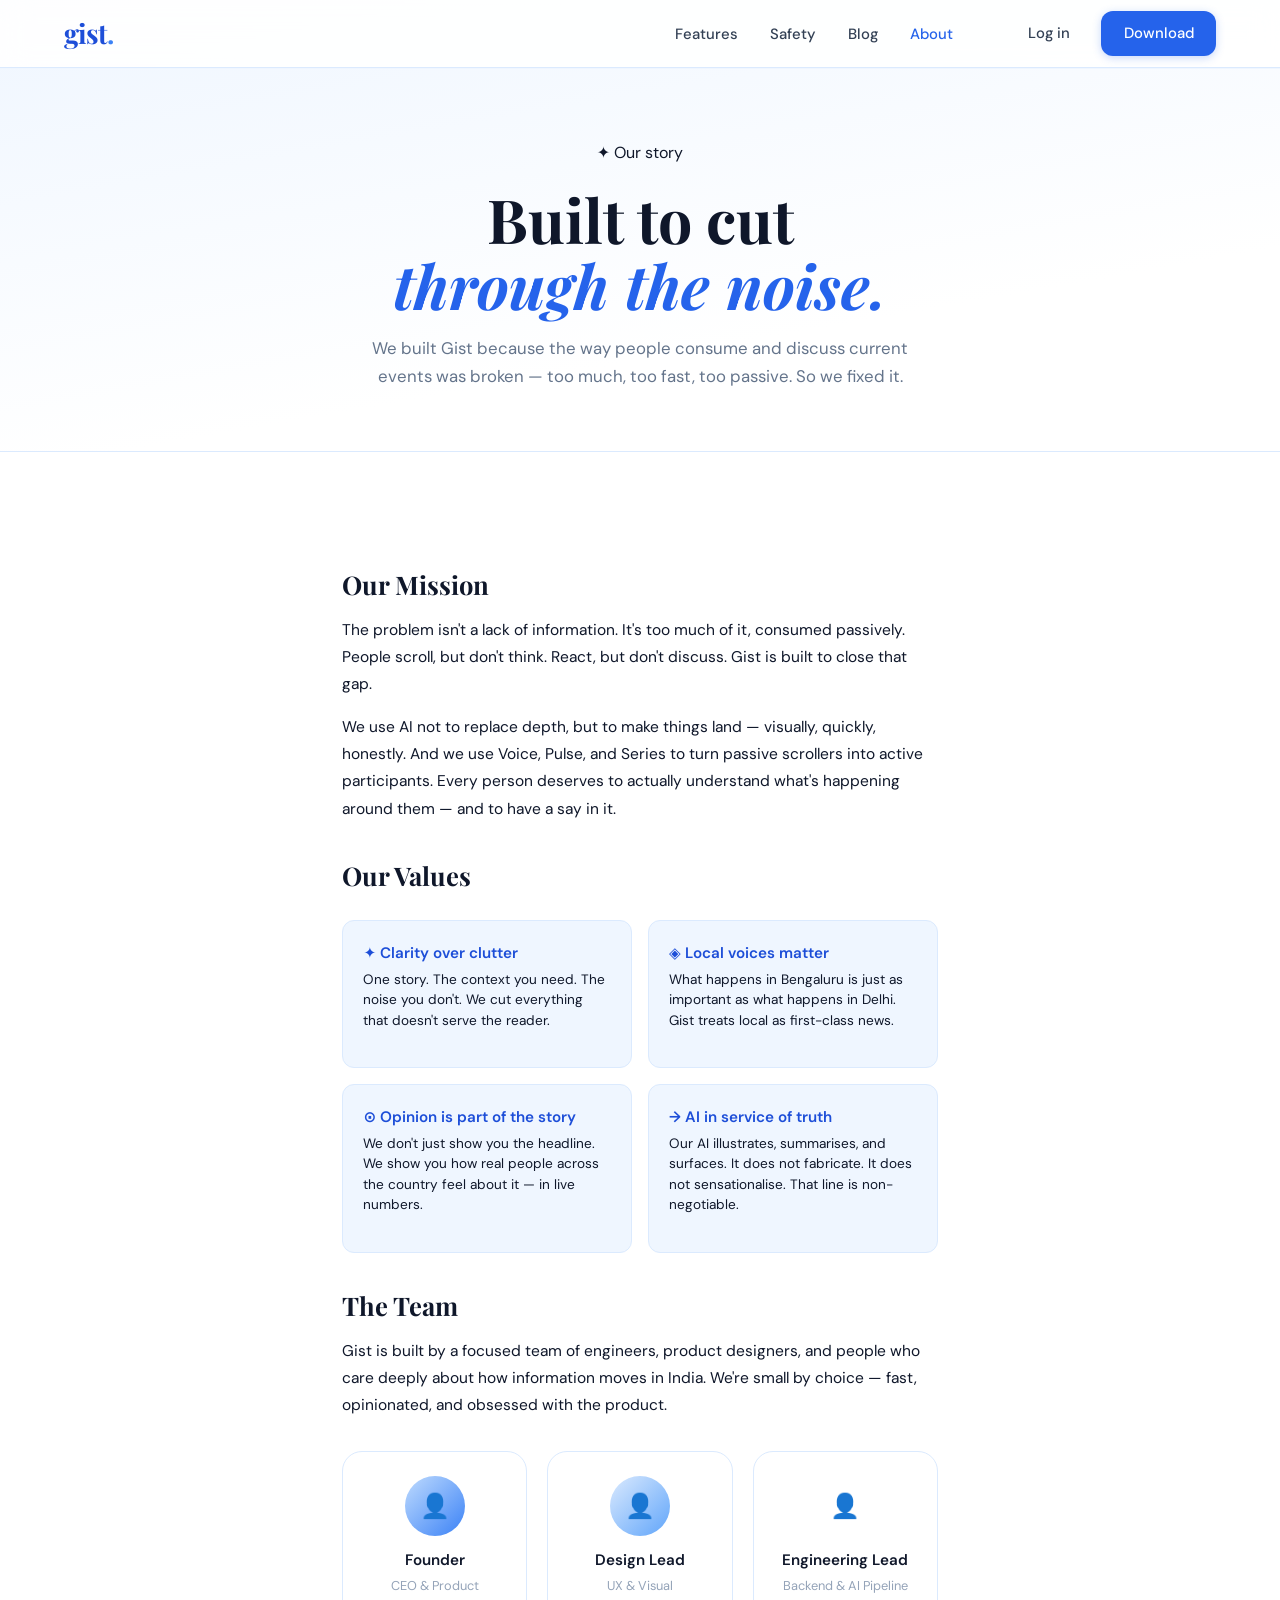
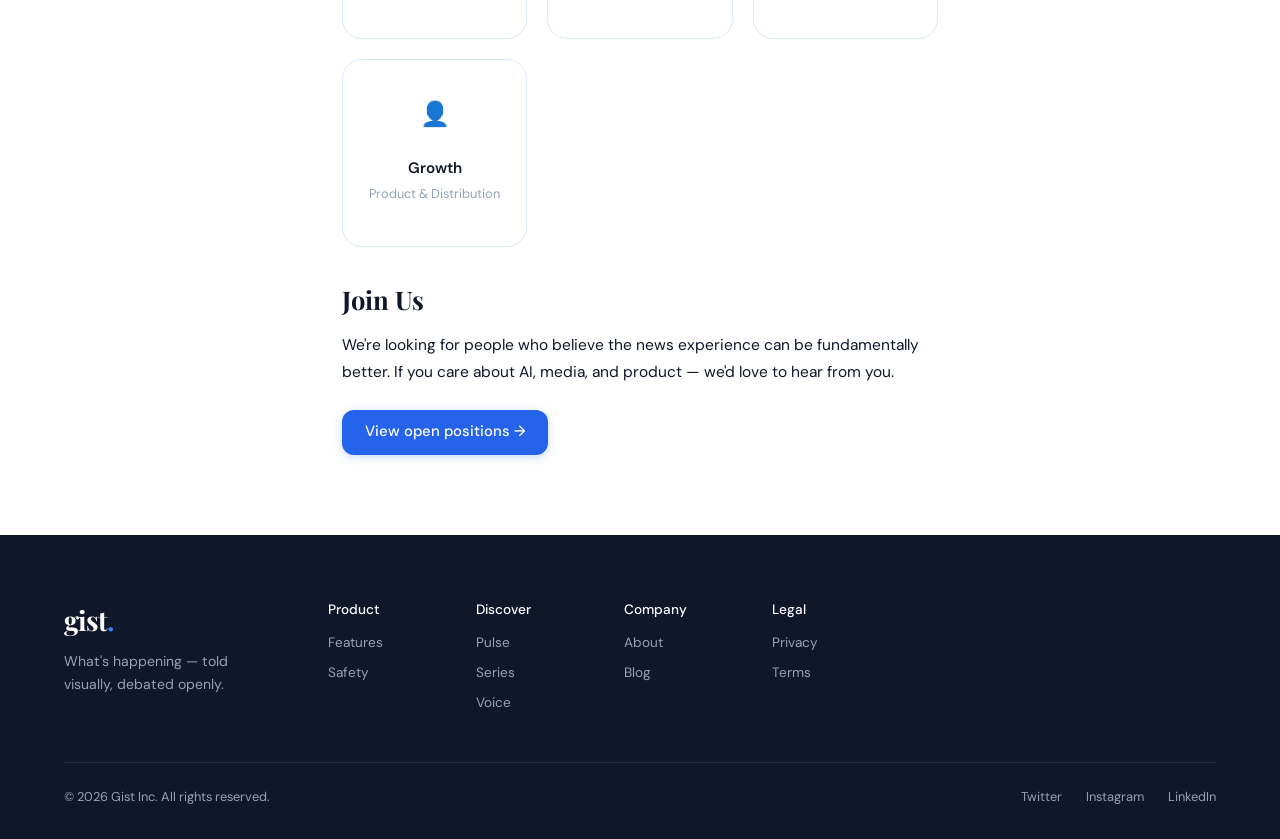
<file: webPage_files/about.html>
<!DOCTYPE html>
<html lang="en">
<head>
  <meta charset="UTF-8"/>
  <meta name="viewport" content="width=device-width, initial-scale=1.0"/>
  <title>About — Gist</title>
  <link rel="stylesheet" href="global.css"/>
  <link rel="stylesheet" href="pages.css"/>
  <link rel="preconnect" href="https://fonts.googleapis.com"/>
  <link href="https://fonts.googleapis.com/css2?family=Playfair+Display:ital,wght@0,700;1,400&family=DM+Sans:wght@300;400;500&display=swap" rel="stylesheet"/>
</head>
<body>

  <nav class="nav">
    <a href="index.html" class="nav-logo">gist<span class="dot">.</span></a>
    <ul class="nav-links">
      <li><a href="features.html">Features</a></li>
      <li><a href="safety.html">Safety</a></li>
      <li><a href="blog.html">Blog</a></li>
      <li><a href="about.html">About</a></li>
    </ul>
    <div class="nav-cta">
      <a href="#" class="btn-ghost">Log in</a>
      <a href="#" class="btn-primary">Download</a>
    </div>
    <button class="hamburger" id="hamburger">&#9776;</button>
  </nav>

  <section class="page-hero">
    <span class="hero-badge">✦ Our story</span>
    <h1>Built to cut<br/><em>through the noise.</em></h1>
    <p>We built Gist because the way people consume and discuss current events was broken — too much, too fast, too passive. So we fixed it.</p>
  </section>

  <section class="about-content">

    <h2>Our Mission</h2>
    <p>The problem isn't a lack of information. It's too much of it, consumed passively. People scroll, but don't think. React, but don't discuss. Gist is built to close that gap.</p>
    <p>We use AI not to replace depth, but to make things land — visually, quickly, honestly. And we use Voice, Pulse, and Series to turn passive scrollers into active participants. Every person deserves to actually understand what's happening around them — and to have a say in it.</p>

    <h2>Our Values</h2>
    <div class="values-row">
      <div class="value-item">
        <h5>✦ Clarity over clutter</h5>
        <p>One story. The context you need. The noise you don't. We cut everything that doesn't serve the reader.</p>
      </div>
      <div class="value-item">
        <h5>◈ Local voices matter</h5>
        <p>What happens in Bengaluru is just as important as what happens in Delhi. Gist treats local as first-class news.</p>
      </div>
      <div class="value-item">
        <h5>⊙ Opinion is part of the story</h5>
        <p>We don't just show you the headline. We show you how real people across the country feel about it — in live numbers.</p>
      </div>
      <div class="value-item">
        <h5>→ AI in service of truth</h5>
        <p>Our AI illustrates, summarises, and surfaces. It does not fabricate. It does not sensationalise. That line is non-negotiable.</p>
      </div>
    </div>

    <h2>The Team</h2>
    <p>Gist is built by a focused team of engineers, product designers, and people who care deeply about how information moves in India. We're small by choice — fast, opinionated, and obsessed with the product.</p>

    <div class="team-grid">
      <div class="team-card">
        <div class="team-avatar" style="background:linear-gradient(135deg,var(--blue-200),var(--blue-500));">👤</div>
        <h4>Founder</h4>
        <p>CEO &amp; Product</p>
      </div>
      <div class="team-card">
        <div class="team-avatar" style="background:linear-gradient(135deg,var(--blue-100),var(--blue-400));">👤</div>
        <h4>Design Lead</h4>
        <p>UX &amp; Visual</p>
      </div>
      <div class="team-card">
        <div class="team-avatar" style="background:linear-gradient(135deg,var(--blue-300),var(--blue-600));">👤</div>
        <h4>Engineering Lead</h4>
        <p>Backend &amp; AI Pipeline</p>
      </div>
      <div class="team-card">
        <div class="team-avatar" style="background:linear-gradient(135deg,var(--blue-50),var(--blue-300));">👤</div>
        <h4>Growth</h4>
        <p>Product &amp; Distribution</p>
      </div>
    </div>

    <h2>Join Us</h2>
    <p>We're looking for people who believe the news experience can be fundamentally better. If you care about AI, media, and product — we'd love to hear from you.</p>
    <a href="#" class="btn-primary" style="margin-top:.5rem;display:inline-block;">View open positions →</a>

  </section>

  <footer class="footer">
    <div class="footer-top">
      <div class="footer-brand">
        <a href="index.html" class="nav-logo">gist<span class="dot">.</span></a>
        <p>What's happening — told visually, debated openly.</p>
      </div>
      <div class="footer-cols">
        <div class="footer-col">
          <h5>Product</h5>
          <a href="features.html">Features</a>
          <a href="safety.html">Safety</a>
        </div>
        <div class="footer-col">
          <h5>Discover</h5>
          <a href="#">Pulse</a>
          <a href="#">Series</a>
          <a href="#">Voice</a>
        </div>
        <div class="footer-col">
          <h5>Company</h5>
          <a href="about.html">About</a>
          <a href="blog.html">Blog</a>
        </div>
        <div class="footer-col">
          <h5>Legal</h5>
          <a href="#">Privacy</a>
          <a href="#">Terms</a>
        </div>
      </div>
    </div>
    <div class="footer-bottom">
      <span>© 2026 Gist Inc. All rights reserved.</span>
      <div class="footer-socials">
        <a href="#">Twitter</a><a href="#">Instagram</a><a href="#">LinkedIn</a>
      </div>
    </div>
  </footer>
  <script src="main.js"></script>
</body>
</html>
</file>
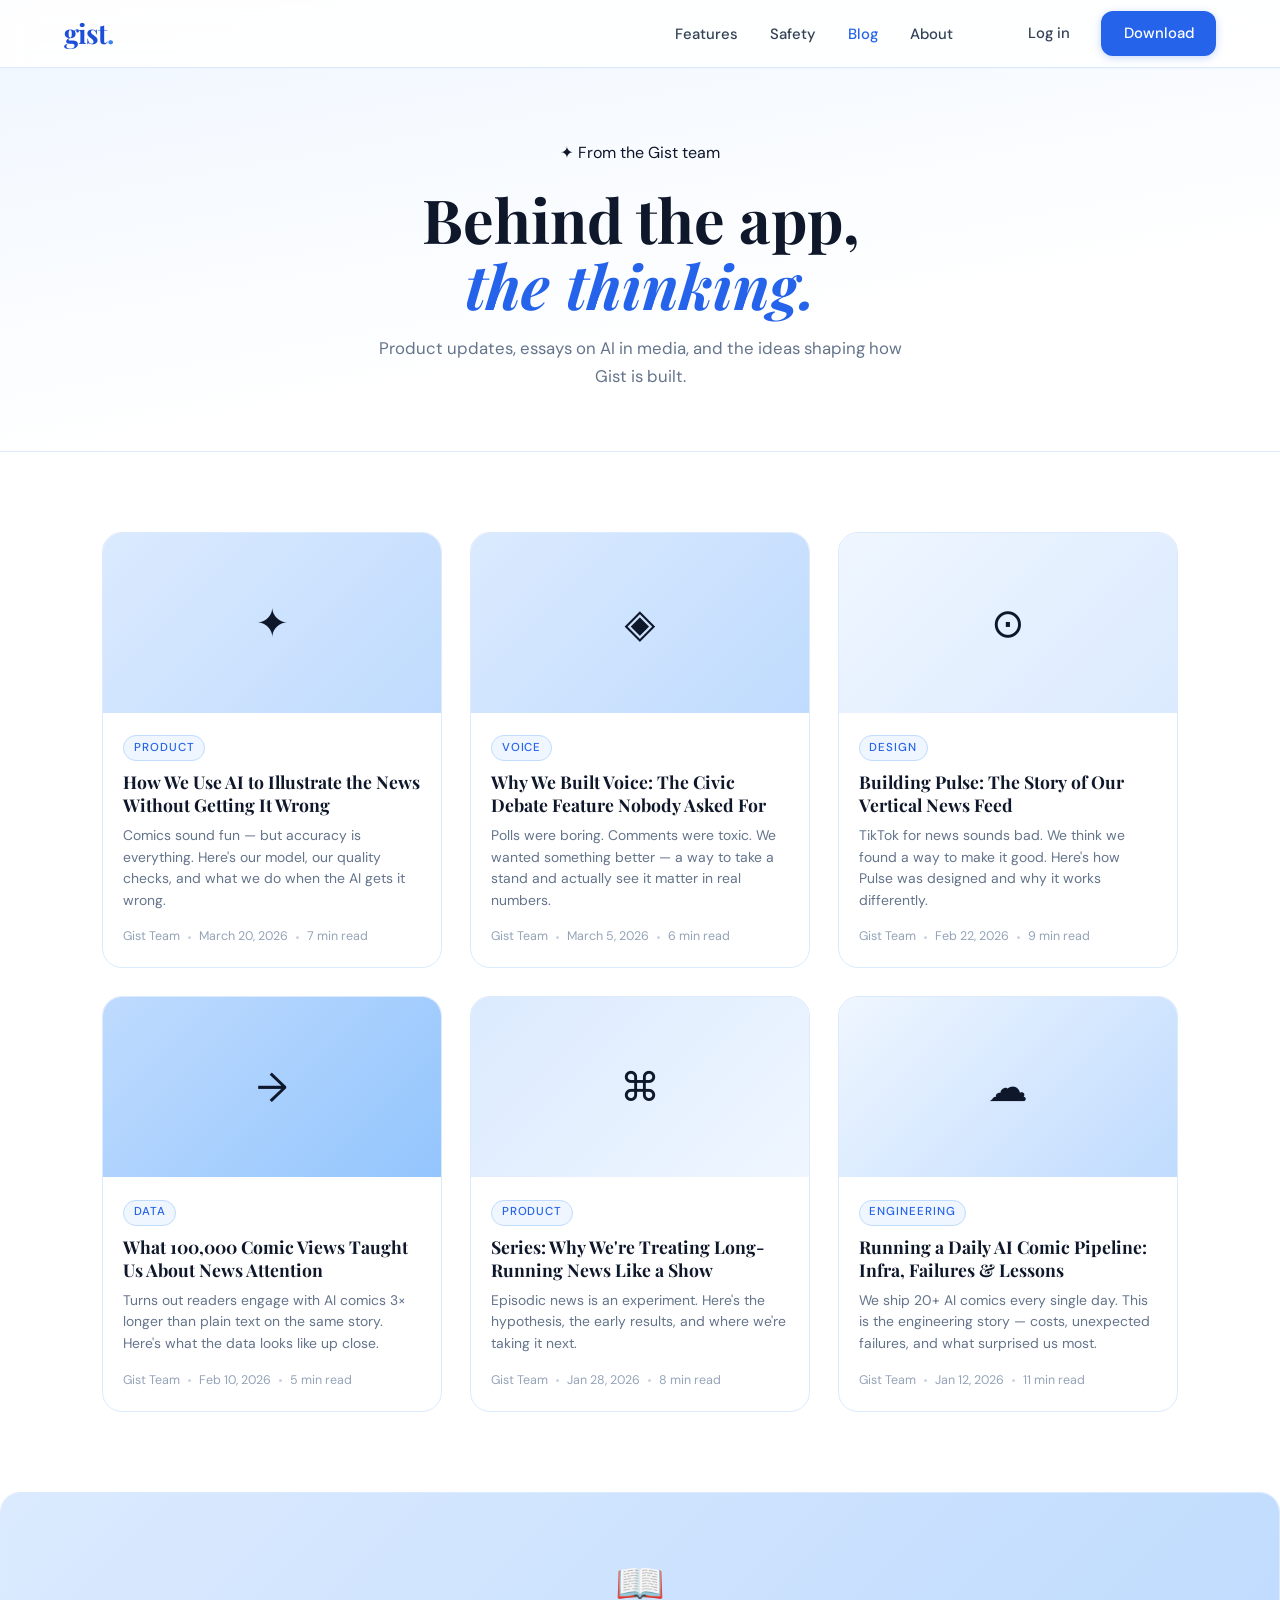
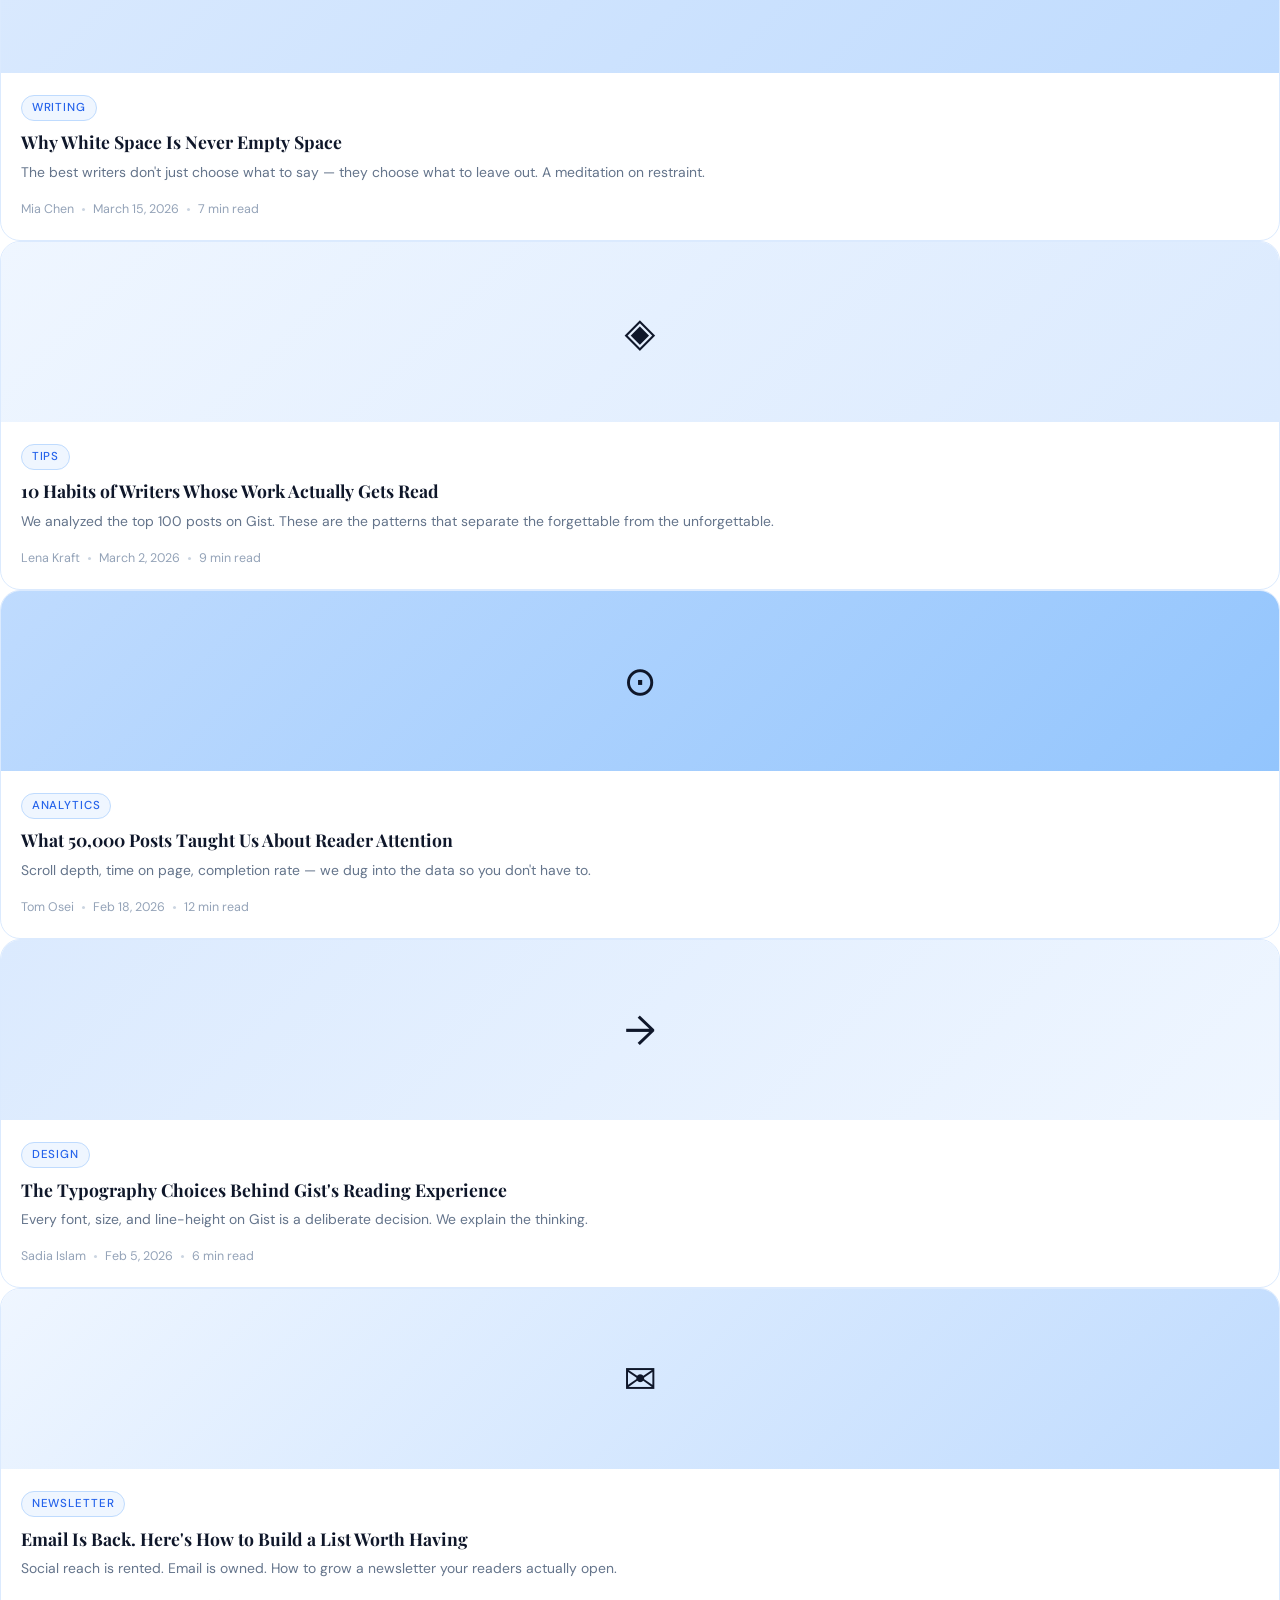
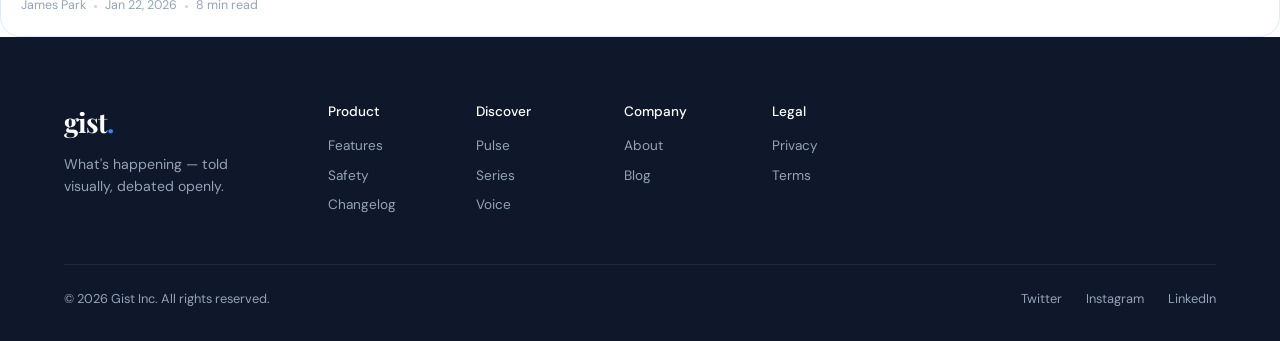
<file: webPage_files/blog.html>
<!DOCTYPE html>
<html lang="en">
<head>
  <meta charset="UTF-8"/>
  <meta name="viewport" content="width=device-width, initial-scale=1.0"/>
  <title>Blog — Gist</title>
  <link rel="stylesheet" href="global.css"/>
  <link rel="stylesheet" href="pages.css"/>
  <link rel="preconnect" href="https://fonts.googleapis.com"/>
  <link href="https://fonts.googleapis.com/css2?family=Playfair+Display:ital,wght@0,700;1,400&family=DM+Sans:wght@300;400;500&display=swap" rel="stylesheet"/>
</head>
<body>

  <nav class="nav">
    <a href="index.html" class="nav-logo">gist<span class="dot">.</span></a>
    <ul class="nav-links">
      <li><a href="features.html">Features</a></li>
      <li><a href="safety.html">Safety</a></li>
      <li><a href="blog.html">Blog</a></li>
      <li><a href="about.html">About</a></li>
    </ul>
    <div class="nav-cta">
      <a href="#" class="btn-ghost">Log in</a>
      <a href="#" class="btn-primary">Download</a>
    </div>
    <button class="hamburger" id="hamburger">&#9776;</button>
  </nav>

  <section class="page-hero">
    <span class="hero-badge">✦ From the Gist team</span>
    <h1>Behind the app,<br/><em>the thinking.</em></h1>
    <p>Product updates, essays on AI in media, and the ideas shaping how Gist is built.</p>
  </section>

  <section class="blog-grid">

    <article class="blog-card">
      <div class="blog-card-image">✦</div>
      <div class="blog-card-body">
        <span class="blog-tag">Product</span>
        <h3>How We Use AI to Illustrate the News Without Getting It Wrong</h3>
        <p>Comics sound fun — but accuracy is everything. Here's our model, our quality checks, and what we do when the AI gets it wrong.</p>
        <div class="blog-meta">
          <span>Gist Team</span>
          <span class="dot-sep"></span>
          <span>March 20, 2026</span>
          <span class="dot-sep"></span>
          <span>7 min read</span>
        </div>
      </div>
    </article>

    <article class="blog-card">
      <div class="blog-card-image" style="background:linear-gradient(135deg,#dbeafe,#bfdbfe)">◈</div>
      <div class="blog-card-body">
        <span class="blog-tag">Voice</span>
        <h3>Why We Built Voice: The Civic Debate Feature Nobody Asked For</h3>
        <p>Polls were boring. Comments were toxic. We wanted something better — a way to take a stand and actually see it matter in real numbers.</p>
        <div class="blog-meta">
          <span>Gist Team</span>
          <span class="dot-sep"></span>
          <span>March 5, 2026</span>
          <span class="dot-sep"></span>
          <span>6 min read</span>
        </div>
      </div>
    </article>

    <article class="blog-card">
      <div class="blog-card-image" style="background:linear-gradient(135deg,#eff6ff,#dbeafe)">⊙</div>
      <div class="blog-card-body">
        <span class="blog-tag">Design</span>
        <h3>Building Pulse: The Story of Our Vertical News Feed</h3>
        <p>TikTok for news sounds bad. We think we found a way to make it good. Here's how Pulse was designed and why it works differently.</p>
        <div class="blog-meta">
          <span>Gist Team</span>
          <span class="dot-sep"></span>
          <span>Feb 22, 2026</span>
          <span class="dot-sep"></span>
          <span>9 min read</span>
        </div>
      </div>
    </article>

    <article class="blog-card">
      <div class="blog-card-image" style="background:linear-gradient(135deg,#bfdbfe,#93c5fd)">→</div>
      <div class="blog-card-body">
        <span class="blog-tag">Data</span>
        <h3>What 100,000 Comic Views Taught Us About News Attention</h3>
        <p>Turns out readers engage with AI comics 3× longer than plain text on the same story. Here's what the data looks like up close.</p>
        <div class="blog-meta">
          <span>Gist Team</span>
          <span class="dot-sep"></span>
          <span>Feb 10, 2026</span>
          <span class="dot-sep"></span>
          <span>5 min read</span>
        </div>
      </div>
    </article>

    <article class="blog-card">
      <div class="blog-card-image" style="background:linear-gradient(135deg,#dbeafe,#eff6ff)">⌘</div>
      <div class="blog-card-body">
        <span class="blog-tag">Product</span>
        <h3>Series: Why We're Treating Long-Running News Like a Show</h3>
        <p>Episodic news is an experiment. Here's the hypothesis, the early results, and where we're taking it next.</p>
        <div class="blog-meta">
          <span>Gist Team</span>
          <span class="dot-sep"></span>
          <span>Jan 28, 2026</span>
          <span class="dot-sep"></span>
          <span>8 min read</span>
        </div>
      </div>
    </article>

    <article class="blog-card">
      <div class="blog-card-image" style="background:linear-gradient(135deg,#eff6ff,#bfdbfe)">☁</div>
      <div class="blog-card-body">
        <span class="blog-tag">Engineering</span>
        <h3>Running a Daily AI Comic Pipeline: Infra, Failures &amp; Lessons</h3>
        <p>We ship 20+ AI comics every single day. This is the engineering story — costs, unexpected failures, and what surprised us most.</p>
        <div class="blog-meta">
          <span>Gist Team</span>
          <span class="dot-sep"></span>
          <span>Jan 12, 2026</span>
          <span class="dot-sep"></span>
          <span>11 min read</span>
        </div>
      </div>
    </article>

  </section>

    <article class="blog-card">
      <div class="blog-card-image" style="background:linear-gradient(135deg,#dbeafe,#bfdbfe);">📖</div>
      <div class="blog-card-body">
        <span class="blog-tag">Writing</span>
        <h3>Why White Space Is Never Empty Space</h3>
        <p>The best writers don't just choose what to say — they choose what to leave out. A meditation on restraint.</p>
        <div class="blog-meta">
          <span>Mia Chen</span>
          <span class="dot-sep"></span>
          <span>March 15, 2026</span>
          <span class="dot-sep"></span>
          <span>7 min read</span>
        </div>
      </div>
    </article>

    <article class="blog-card">
      <div class="blog-card-image" style="background:linear-gradient(135deg,#eff6ff,#dbeafe);">◈</div>
      <div class="blog-card-body">
        <span class="blog-tag">Tips</span>
        <h3>10 Habits of Writers Whose Work Actually Gets Read</h3>
        <p>We analyzed the top 100 posts on Gist. These are the patterns that separate the forgettable from the unforgettable.</p>
        <div class="blog-meta">
          <span>Lena Kraft</span>
          <span class="dot-sep"></span>
          <span>March 2, 2026</span>
          <span class="dot-sep"></span>
          <span>9 min read</span>
        </div>
      </div>
    </article>

    <article class="blog-card">
      <div class="blog-card-image" style="background:linear-gradient(135deg,#bfdbfe,#93c5fd);">⊙</div>
      <div class="blog-card-body">
        <span class="blog-tag">Analytics</span>
        <h3>What 50,000 Posts Taught Us About Reader Attention</h3>
        <p>Scroll depth, time on page, completion rate — we dug into the data so you don't have to.</p>
        <div class="blog-meta">
          <span>Tom Osei</span>
          <span class="dot-sep"></span>
          <span>Feb 18, 2026</span>
          <span class="dot-sep"></span>
          <span>12 min read</span>
        </div>
      </div>
    </article>

    <article class="blog-card">
      <div class="blog-card-image" style="background:linear-gradient(135deg,#dbeafe,#eff6ff);">→</div>
      <div class="blog-card-body">
        <span class="blog-tag">Design</span>
        <h3>The Typography Choices Behind Gist's Reading Experience</h3>
        <p>Every font, size, and line-height on Gist is a deliberate decision. We explain the thinking.</p>
        <div class="blog-meta">
          <span>Sadia Islam</span>
          <span class="dot-sep"></span>
          <span>Feb 5, 2026</span>
          <span class="dot-sep"></span>
          <span>6 min read</span>
        </div>
      </div>
    </article>

    <article class="blog-card">
      <div class="blog-card-image" style="background:linear-gradient(135deg,#eff6ff,#bfdbfe);">✉</div>
      <div class="blog-card-body">
        <span class="blog-tag">Newsletter</span>
        <h3>Email Is Back. Here's How to Build a List Worth Having</h3>
        <p>Social reach is rented. Email is owned. How to grow a newsletter your readers actually open.</p>
        <div class="blog-meta">
          <span>James Park</span>
          <span class="dot-sep"></span>
          <span>Jan 22, 2026</span>
          <span class="dot-sep"></span>
          <span>8 min read</span>
        </div>
      </div>
    </article>

  </section>

  <footer class="footer">
    <div class="footer-top">
      <div class="footer-brand">
        <a href="index.html" class="nav-logo">gist<span class="dot">.</span></a>
        <p>What's happening — told visually, debated openly.</p>
      </div>
      <div class="footer-cols">
        <div class="footer-col">
          <h5>Product</h5>
          <a href="features.html">Features</a>
          <a href="safety.html">Safety</a>
          <a href="#">Changelog</a>
        </div>
        <div class="footer-col">
          <h5>Discover</h5>
          <a href="#">Pulse</a>
          <a href="#">Series</a>
          <a href="#">Voice</a>
        </div>
        <div class="footer-col">
          <h5>Company</h5>
          <a href="about.html">About</a>
          <a href="blog.html">Blog</a>
        </div>
        <div class="footer-col">
          <h5>Legal</h5>
          <a href="#">Privacy</a>
          <a href="#">Terms</a>
        </div>
      </div>
    </div>
    <div class="footer-bottom">
      <span>© 2026 Gist Inc. All rights reserved.</span>
      <div class="footer-socials">
        <a href="#">Twitter</a><a href="#">Instagram</a><a href="#">LinkedIn</a>
      </div>
    </div>
  </footer>
  <script src="main.js"></script>
</body>
</html>
</file>
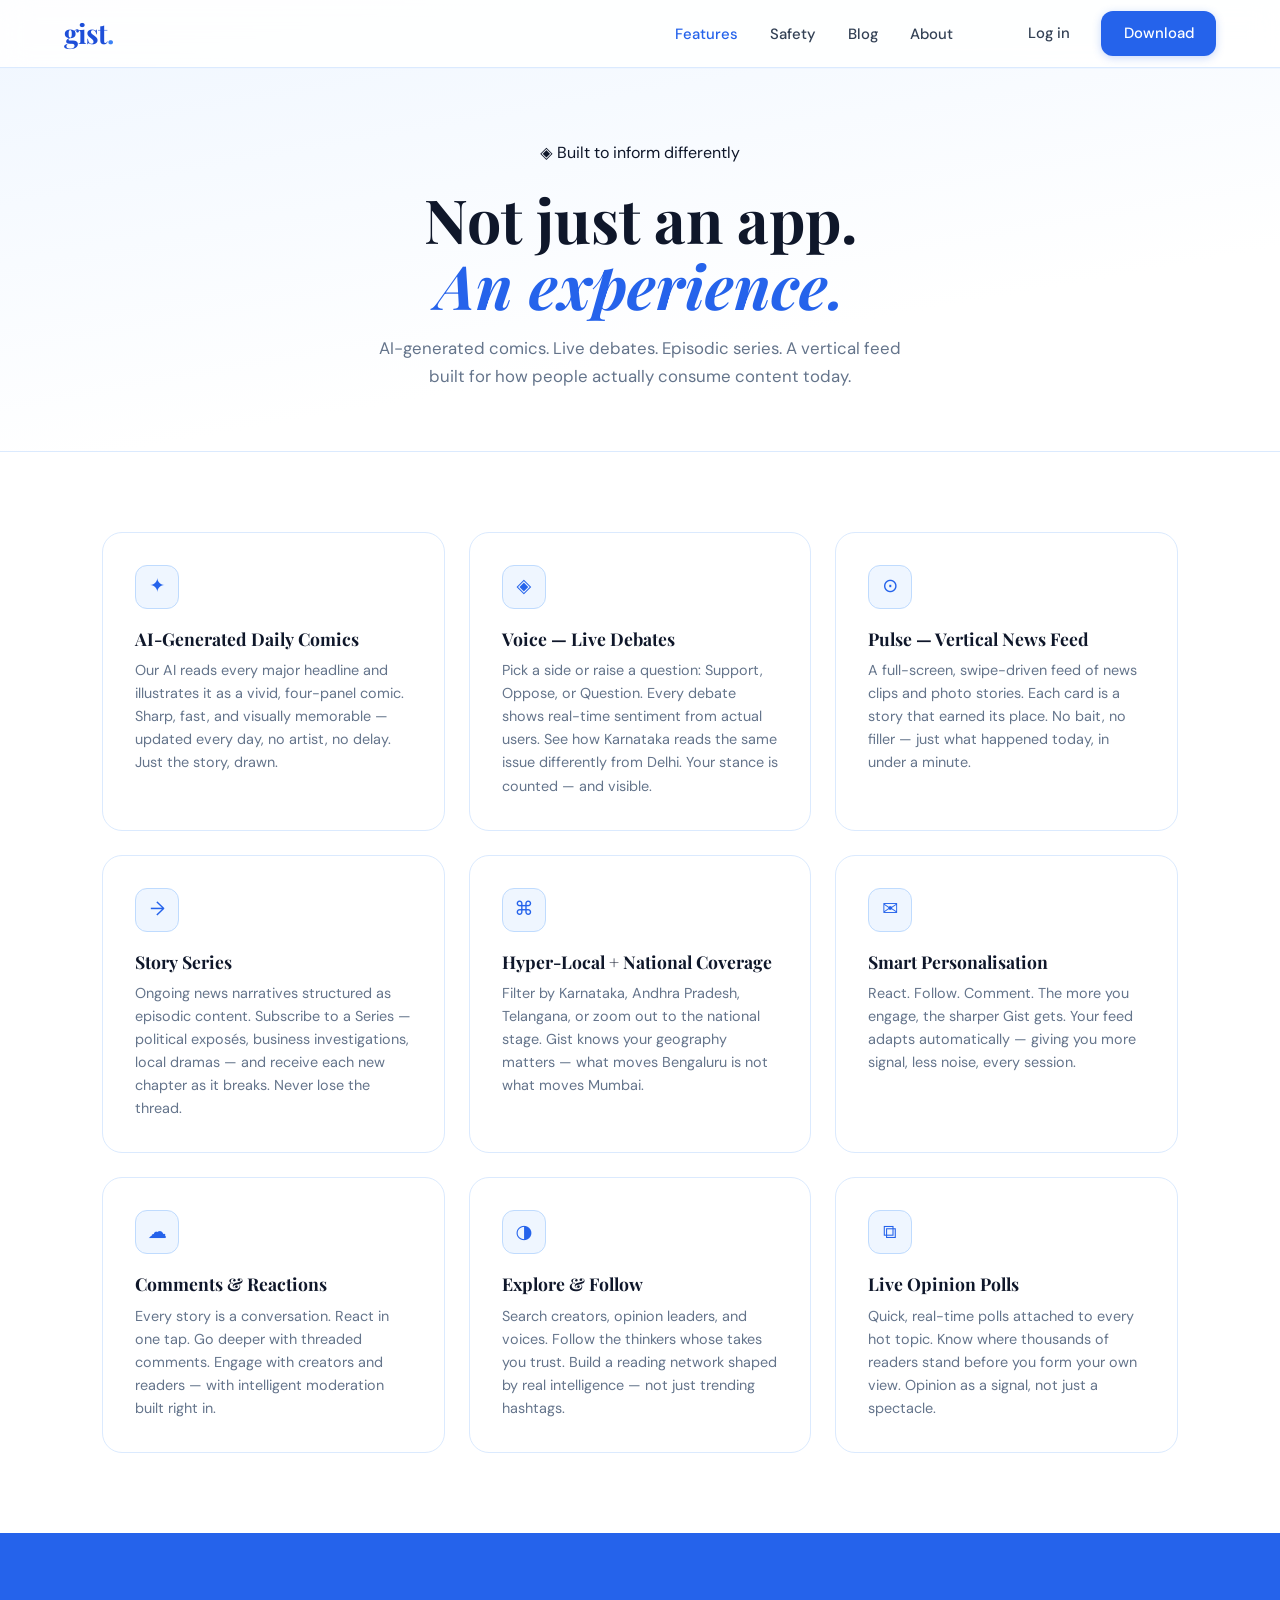
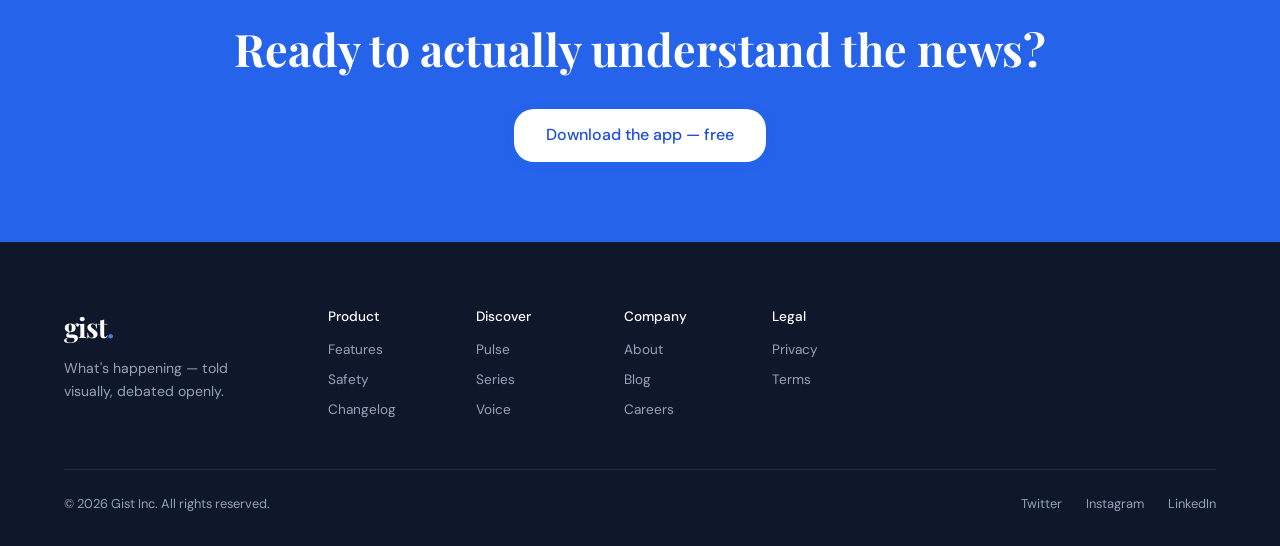
<file: webPage_files/features.html>
<!DOCTYPE html>
<html lang="en">
<head>
  <meta charset="UTF-8"/>
  <meta name="viewport" content="width=device-width, initial-scale=1.0"/>
  <title>Features — Gist</title>
  <link rel="stylesheet" href="global.css"/>
  <link rel="stylesheet" href="pages.css"/>
  <link rel="preconnect" href="https://fonts.googleapis.com"/>
  <link href="https://fonts.googleapis.com/css2?family=Playfair+Display:ital,wght@0,700;1,400&family=DM+Sans:wght@300;400;500&display=swap" rel="stylesheet"/>
</head>
<body>

  <nav class="nav">
    <a href="index.html" class="nav-logo">gist<span class="dot">.</span></a>
    <ul class="nav-links">
      <li><a href="features.html">Features</a></li>
      <li><a href="safety.html">Safety</a></li>
      <li><a href="blog.html">Blog</a></li>
      <li><a href="about.html">About</a></li>
    </ul>
    <div class="nav-cta">
      <a href="#" class="btn-ghost">Log in</a>
      <a href="#" class="btn-primary">Download</a>
    </div>
    <button class="hamburger" id="hamburger">&#9776;</button>
  </nav>

  <section class="page-hero">
    <span class="hero-badge">◈ Built to inform differently</span>
    <h1>Not just an app.<br/><em>An experience.</em></h1>
    <p>AI-generated comics. Live debates. Episodic series. A vertical feed built for how people actually consume content today.</p>
  </section>

  <section class="features-list">
    <div class="feature-item">
      <div class="icon">✦</div>
      <h3>AI-Generated Daily Comics</h3>
      <p>Our AI reads every major headline and illustrates it as a vivid, four-panel comic. Sharp, fast, and visually memorable — updated every day, no artist, no delay. Just the story, drawn.</p>
    </div>
    <div class="feature-item">
      <div class="icon">◈</div>
      <h3>Voice — Live Debates</h3>
      <p>Pick a side or raise a question: Support, Oppose, or Question. Every debate shows real-time sentiment from actual users. See how Karnataka reads the same issue differently from Delhi. Your stance is counted — and visible.</p>
    </div>
    <div class="feature-item">
      <div class="icon">⊙</div>
      <h3>Pulse — Vertical News Feed</h3>
      <p>A full-screen, swipe-driven feed of news clips and photo stories. Each card is a story that earned its place. No bait, no filler — just what happened today, in under a minute.</p>
    </div>
    <div class="feature-item">
      <div class="icon">→</div>
      <h3>Story Series</h3>
      <p>Ongoing news narratives structured as episodic content. Subscribe to a Series — political exposés, business investigations, local dramas — and receive each new chapter as it breaks. Never lose the thread.</p>
    </div>
    <div class="feature-item">
      <div class="icon">⌘</div>
      <h3>Hyper-Local + National Coverage</h3>
      <p>Filter by Karnataka, Andhra Pradesh, Telangana, or zoom out to the national stage. Gist knows your geography matters — what moves Bengaluru is not what moves Mumbai.</p>
    </div>
    <div class="feature-item">
      <div class="icon">✉</div>
      <h3>Smart Personalisation</h3>
      <p>React. Follow. Comment. The more you engage, the sharper Gist gets. Your feed adapts automatically — giving you more signal, less noise, every session.</p>
    </div>
    <div class="feature-item">
      <div class="icon">☁</div>
      <h3>Comments &amp; Reactions</h3>
      <p>Every story is a conversation. React in one tap. Go deeper with threaded comments. Engage with creators and readers — with intelligent moderation built right in.</p>
    </div>
    <div class="feature-item">
      <div class="icon">◑</div>
      <h3>Explore &amp; Follow</h3>
      <p>Search creators, opinion leaders, and voices. Follow the thinkers whose takes you trust. Build a reading network shaped by real intelligence — not just trending hashtags.</p>
    </div>
    <div class="feature-item">
      <div class="icon">⧉</div>
      <h3>Live Opinion Polls</h3>
      <p>Quick, real-time polls attached to every hot topic. Know where thousands of readers stand before you form your own view. Opinion as a signal, not just a spectacle.</p>
    </div>
  </section>

  <section style="background:var(--blue-600);text-align:center;padding:5rem 5vw;">
    <h2 style="font-family:var(--font-display);color:white;font-size:clamp(1.8rem,4vw,2.8rem);margin-bottom:1.5rem;">
      Ready to actually understand the news?
    </h2>
    <a href="#" class="btn-primary btn-lg" style="background:white;color:var(--blue-700);">Download the app — free</a>
  </section>

  <footer class="footer">
    <div class="footer-top">
      <div class="footer-brand">
        <a href="index.html" class="nav-logo">gist<span class="dot">.</span></a>
        <p>What's happening — told visually, debated openly.</p>
      </div>
      <div class="footer-cols">
        <div class="footer-col">
          <h5>Product</h5>
          <a href="features.html">Features</a>
          <a href="safety.html">Safety</a>
          <a href="#">Changelog</a>
        </div>
        <div class="footer-col">
          <h5>Discover</h5>
          <a href="#">Pulse</a>
          <a href="#">Series</a>
          <a href="#">Voice</a>
        </div>
        <div class="footer-col">
          <h5>Company</h5>
          <a href="about.html">About</a>
          <a href="blog.html">Blog</a>
          <a href="#">Careers</a>
        </div>
        <div class="footer-col">
          <h5>Legal</h5>
          <a href="#">Privacy</a>
          <a href="#">Terms</a>
        </div>
      </div>
    </div>
    <div class="footer-bottom">
      <span>© 2026 Gist Inc. All rights reserved.</span>
      <div class="footer-socials">
        <a href="#">Twitter</a><a href="#">Instagram</a><a href="#">LinkedIn</a>
      </div>
    </div>
  </footer>
  <script src="main.js"></script>
</body>
</html>
</file>
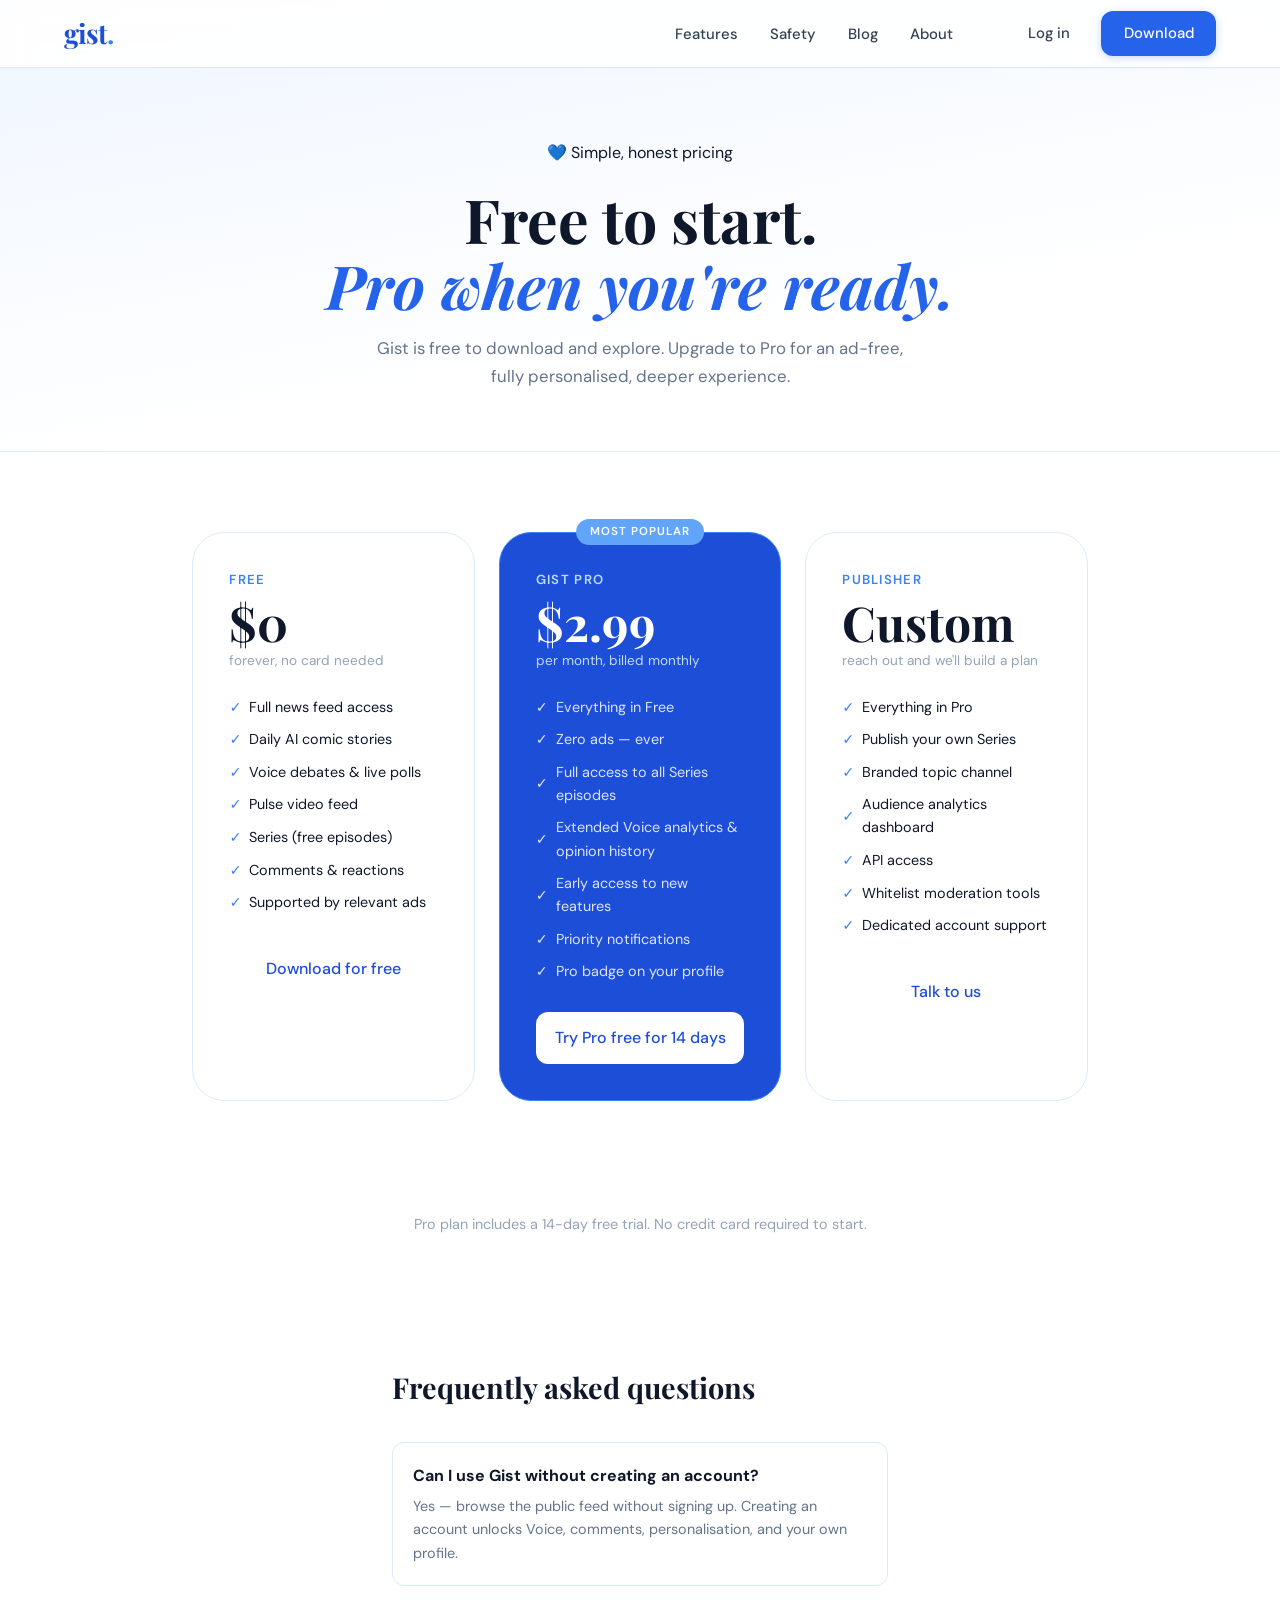
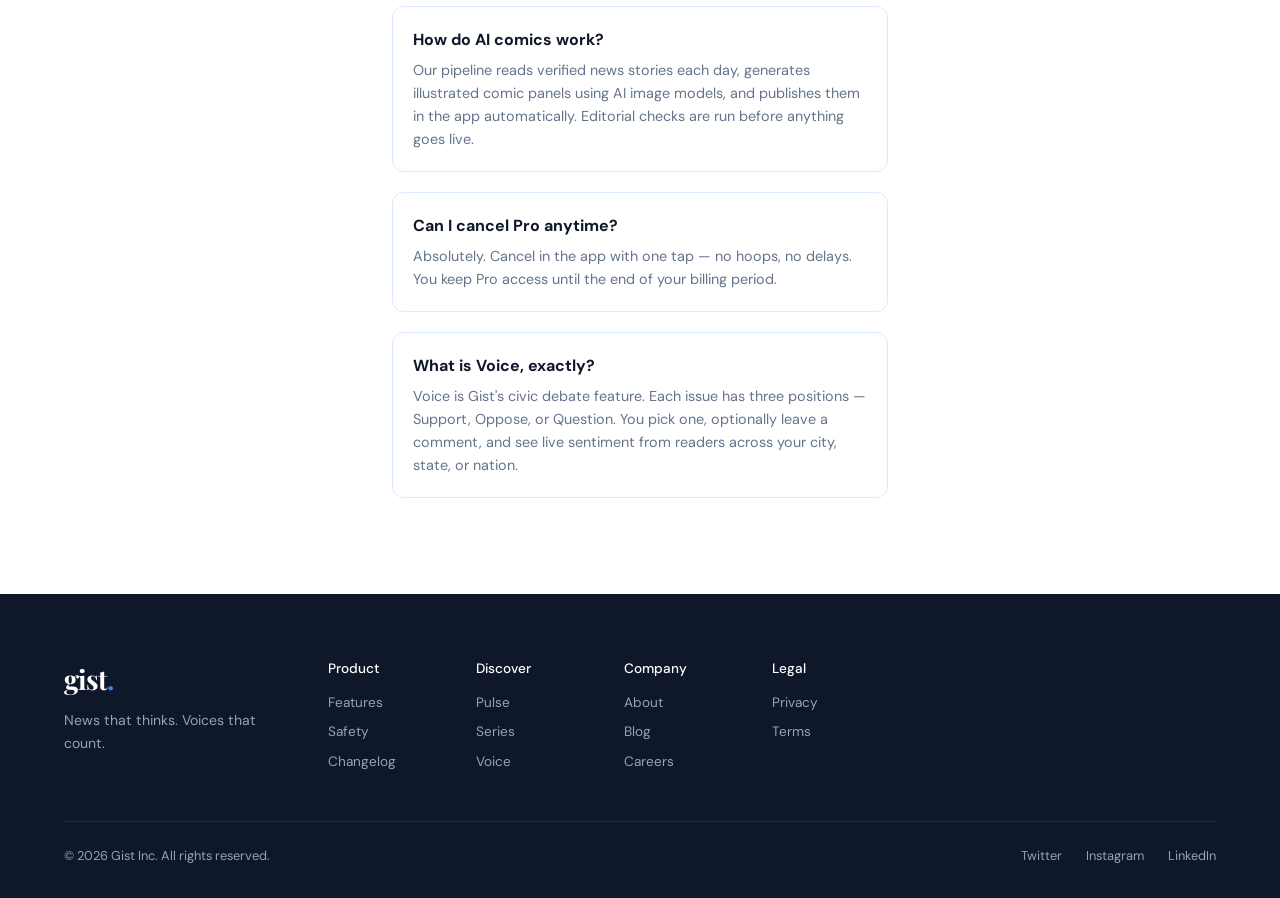
<file: webPage_files/pricing.html>
<!DOCTYPE html>
<html lang="en">
<head>
  <meta charset="UTF-8"/>
  <meta name="viewport" content="width=device-width, initial-scale=1.0"/>
  <title>Pricing — Gist</title>
  <link rel="stylesheet" href="global.css"/>
  <link rel="stylesheet" href="pages.css"/>
  <link rel="preconnect" href="https://fonts.googleapis.com"/>
  <link href="https://fonts.googleapis.com/css2?family=Playfair+Display:ital,wght@0,700;1,400&family=DM+Sans:wght@300;400;500&display=swap" rel="stylesheet"/>
</head>
<body>

  <nav class="nav">
    <a href="index.html" class="nav-logo">gist<span class="dot">.</span></a>
    <ul class="nav-links">
      <li><a href="features.html">Features</a></li>
      <li><a href="safety.html">Safety</a></li>
      <li><a href="blog.html">Blog</a></li>
      <li><a href="about.html">About</a></li>
    </ul>
    <div class="nav-cta">
      <a href="#" class="btn-ghost">Log in</a>
      <a href="#" class="btn-primary">Download</a>
    </div>
    <button class="hamburger" id="hamburger">&#9776;</button>
  </nav>

  <section class="page-hero">
    <span class="hero-badge">💙 Simple, honest pricing</span>
    <h1>Free to start.<br/><em>Pro when you're ready.</em></h1>
    <p>Gist is free to download and explore. Upgrade to Pro for an ad-free, fully personalised, deeper experience.</p>
  </section>

  <div class="pricing-grid">

    <div class="pricing-card">
      <div class="plan">Free</div>
      <div class="price">$0</div>
      <div class="period">forever, no card needed</div>
      <ul>
        <li>Full news feed access</li>
        <li>Daily AI comic stories</li>
        <li>Voice debates &amp; live polls</li>
        <li>Pulse video feed</li>
        <li>Series (free episodes)</li>
        <li>Comments &amp; reactions</li>
        <li>Supported by relevant ads</li>
      </ul>
      <a href="#" class="btn-plan btn-plan-outline">Download for free</a>
    </div>

    <div class="pricing-card popular">
      <div class="popular-badge">Most Popular</div>
      <div class="plan">Gist Pro</div>
      <div class="price">$2.99</div>
      <div class="period">per month, billed monthly</div>
      <ul>
        <li>Everything in Free</li>
        <li>Zero ads — ever</li>
        <li>Full access to all Series episodes</li>
        <li>Extended Voice analytics &amp; opinion history</li>
        <li>Early access to new features</li>
        <li>Priority notifications</li>
        <li>Pro badge on your profile</li>
      </ul>
      <a href="#" class="btn-plan btn-plan-white">Try Pro free for 14 days</a>
    </div>

    <div class="pricing-card">
      <div class="plan">Publisher</div>
      <div class="price">Custom</div>
      <div class="period">reach out and we'll build a plan</div>
      <ul>
        <li>Everything in Pro</li>
        <li>Publish your own Series</li>
        <li>Branded topic channel</li>
        <li>Audience analytics dashboard</li>
        <li>API access</li>
        <li>Whitelist moderation tools</li>
        <li>Dedicated account support</li>
      </ul>
      <a href="#" class="btn-plan btn-plan-outline">Talk to us</a>
    </div>

  </div>

  <section style="text-align:center;padding:2rem 5vw 5rem;">
    <p style="font-size:.9rem;color:var(--slate-400);">Pro plan includes a 14-day free trial. No credit card required to start.</p>
  </section>

  <!-- FAQ -->
  <section style="padding:3rem 8vw 6rem;max-width:700px;margin:0 auto;">
    <h2 style="font-family:var(--font-display);font-size:1.8rem;font-weight:700;margin-bottom:2rem;color:var(--slate-900);">Frequently asked questions</h2>
    <div style="display:flex;flex-direction:column;gap:1.25rem;">
      <div style="padding:1.25rem;border:1.5px solid var(--blue-100);border-radius:var(--radius-md);">
        <strong style="color:var(--slate-900)">Can I use Gist without creating an account?</strong>
        <p style="margin-top:.4rem;font-size:.9rem;color:var(--slate-500);">Yes — browse the public feed without signing up. Creating an account unlocks Voice, comments, personalisation, and your own profile.</p>
      </div>
      <div style="padding:1.25rem;border:1.5px solid var(--blue-100);border-radius:var(--radius-md);">
        <strong style="color:var(--slate-900)">How do AI comics work?</strong>
        <p style="margin-top:.4rem;font-size:.9rem;color:var(--slate-500);">Our pipeline reads verified news stories each day, generates illustrated comic panels using AI image models, and publishes them in the app automatically. Editorial checks are run before anything goes live.</p>
      </div>
      <div style="padding:1.25rem;border:1.5px solid var(--blue-100);border-radius:var(--radius-md);">
        <strong style="color:var(--slate-900)">Can I cancel Pro anytime?</strong>
        <p style="margin-top:.4rem;font-size:.9rem;color:var(--slate-500);">Absolutely. Cancel in the app with one tap — no hoops, no delays. You keep Pro access until the end of your billing period.</p>
      </div>
      <div style="padding:1.25rem;border:1.5px solid var(--blue-100);border-radius:var(--radius-md);">
        <strong style="color:var(--slate-900)">What is Voice, exactly?</strong>
        <p style="margin-top:.4rem;font-size:.9rem;color:var(--slate-500);">Voice is Gist's civic debate feature. Each issue has three positions — Support, Oppose, or Question. You pick one, optionally leave a comment, and see live sentiment from readers across your city, state, or nation.</p>
      </div>
    </div>
  </section>

  <footer class="footer">
    <div class="footer-top">
      <div class="footer-brand">
        <a href="index.html" class="nav-logo">gist<span class="dot">.</span></a>
        <p>News that thinks. Voices that count.</p>
      </div>
      <div class="footer-cols">
        <div class="footer-col">
          <h5>Product</h5>
          <a href="features.html">Features</a>
          <a href="safety.html">Safety</a>
          <a href="#">Changelog</a>
        </div>
        <div class="footer-col">
          <h5>Discover</h5>
          <a href="#">Pulse</a>
          <a href="#">Series</a>
          <a href="#">Voice</a>
        </div>
        <div class="footer-col">
          <h5>Company</h5>
          <a href="about.html">About</a>
          <a href="blog.html">Blog</a>
          <a href="#">Careers</a>
        </div>
        <div class="footer-col">
          <h5>Legal</h5>
          <a href="#">Privacy</a>
          <a href="#">Terms</a>
        </div>
      </div>
    </div>
    <div class="footer-bottom">
      <span>© 2026 Gist Inc. All rights reserved.</span>
      <div class="footer-socials">
        <a href="#">Twitter</a><a href="#">Instagram</a><a href="#">LinkedIn</a>
      </div>
    </div>
  </footer>
  <script src="main.js"></script>
</body>
</html>
</file>
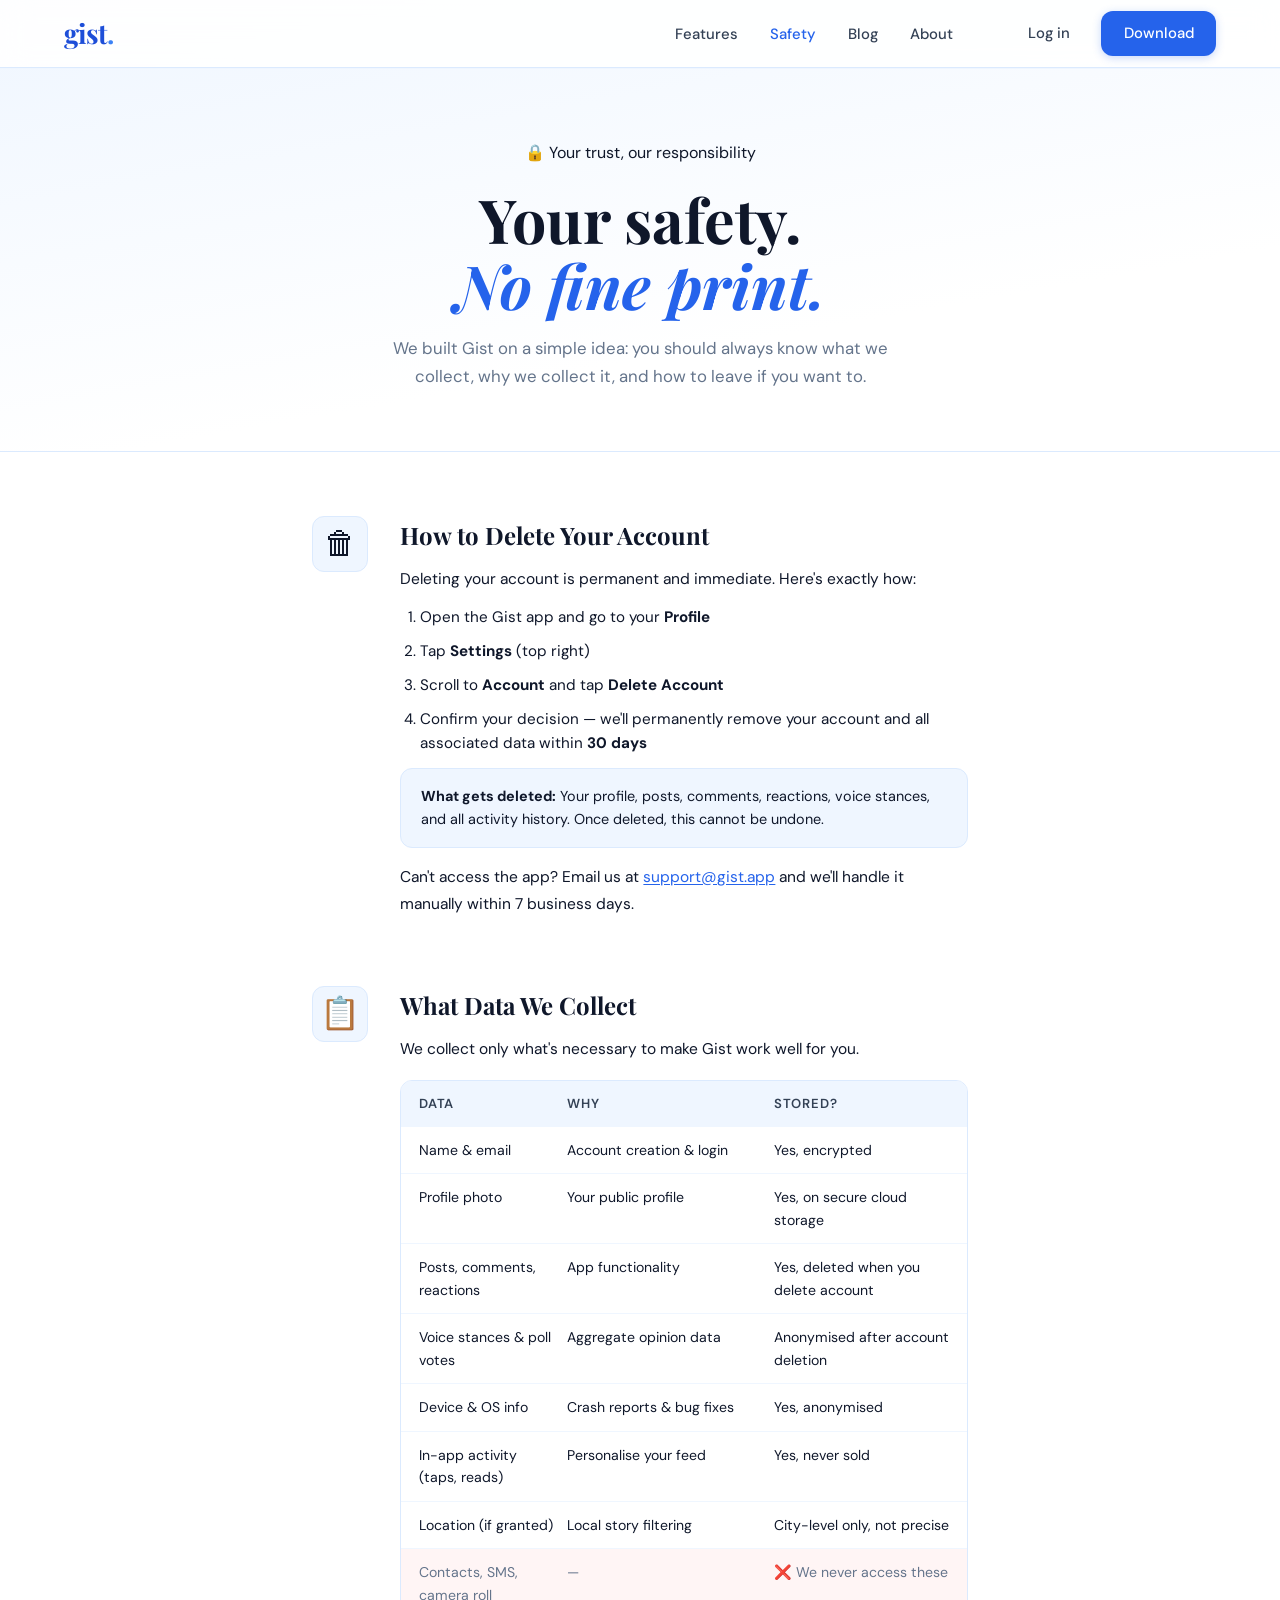
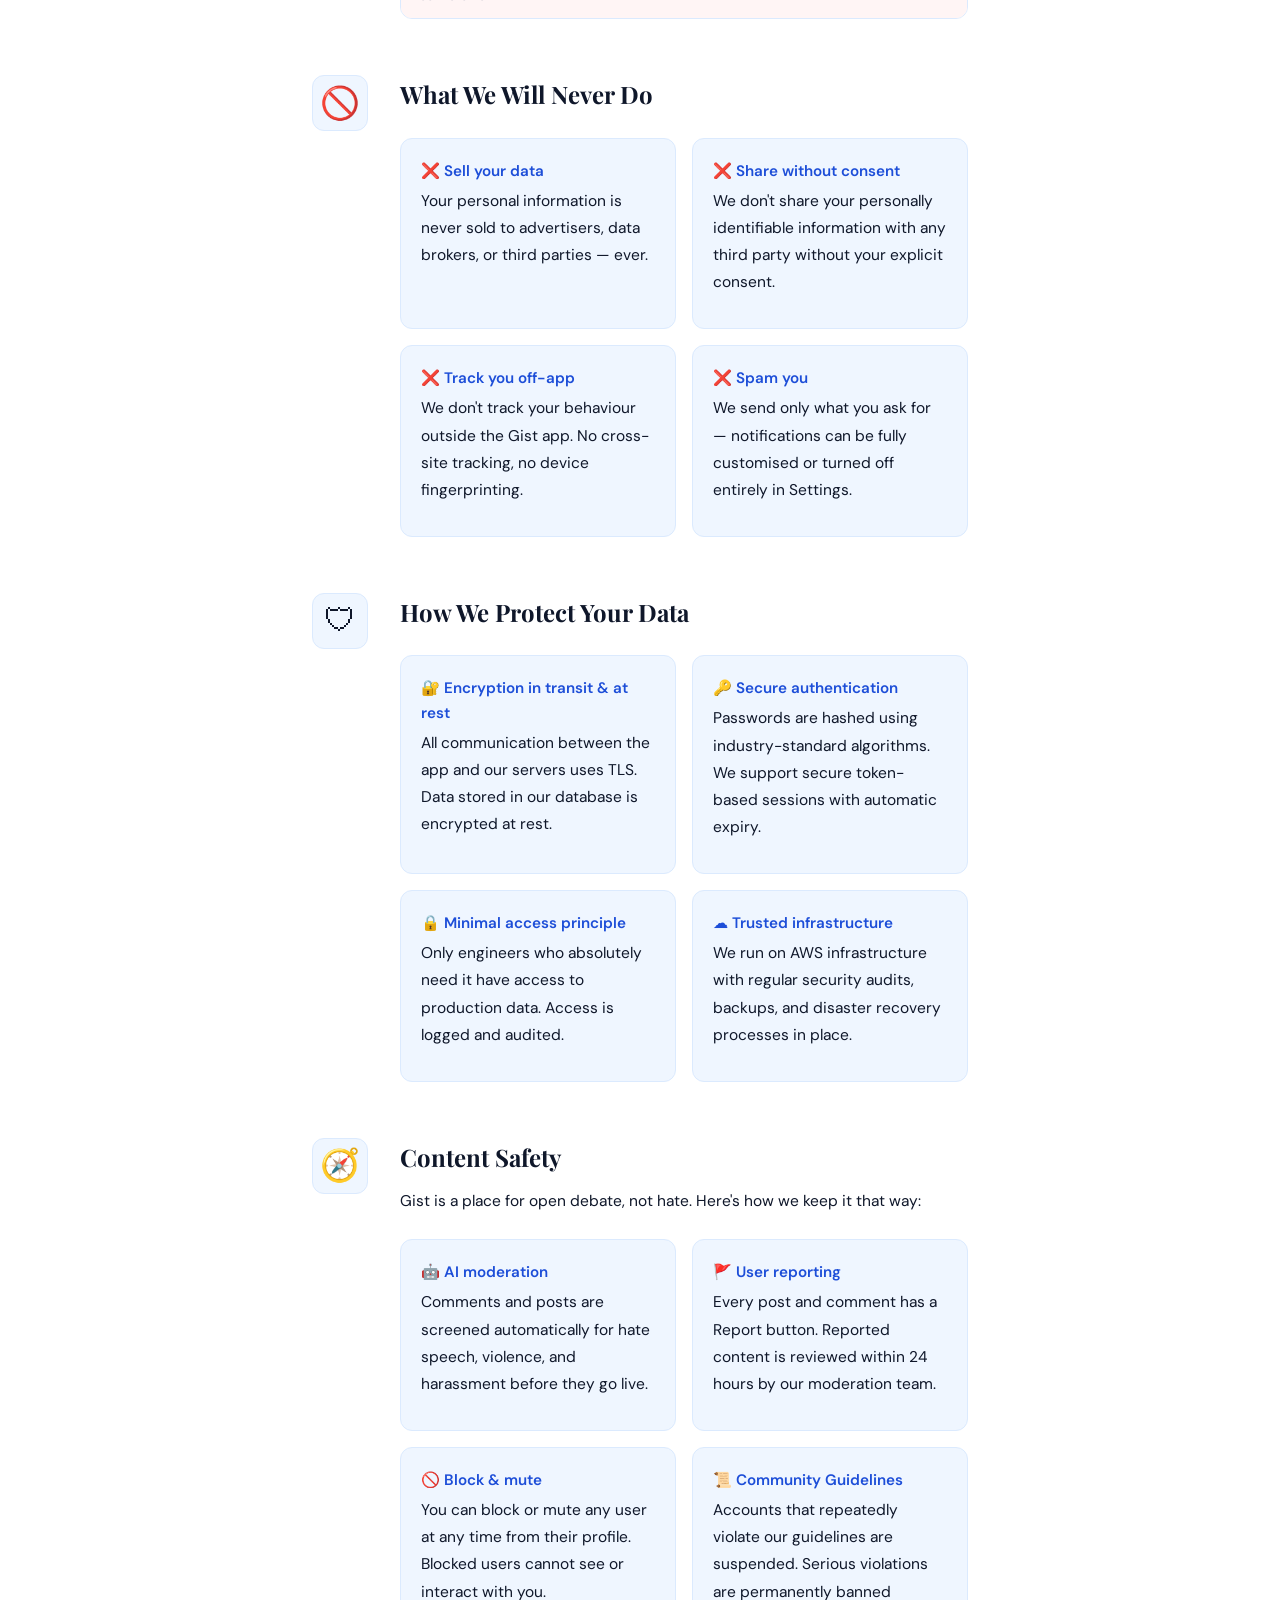
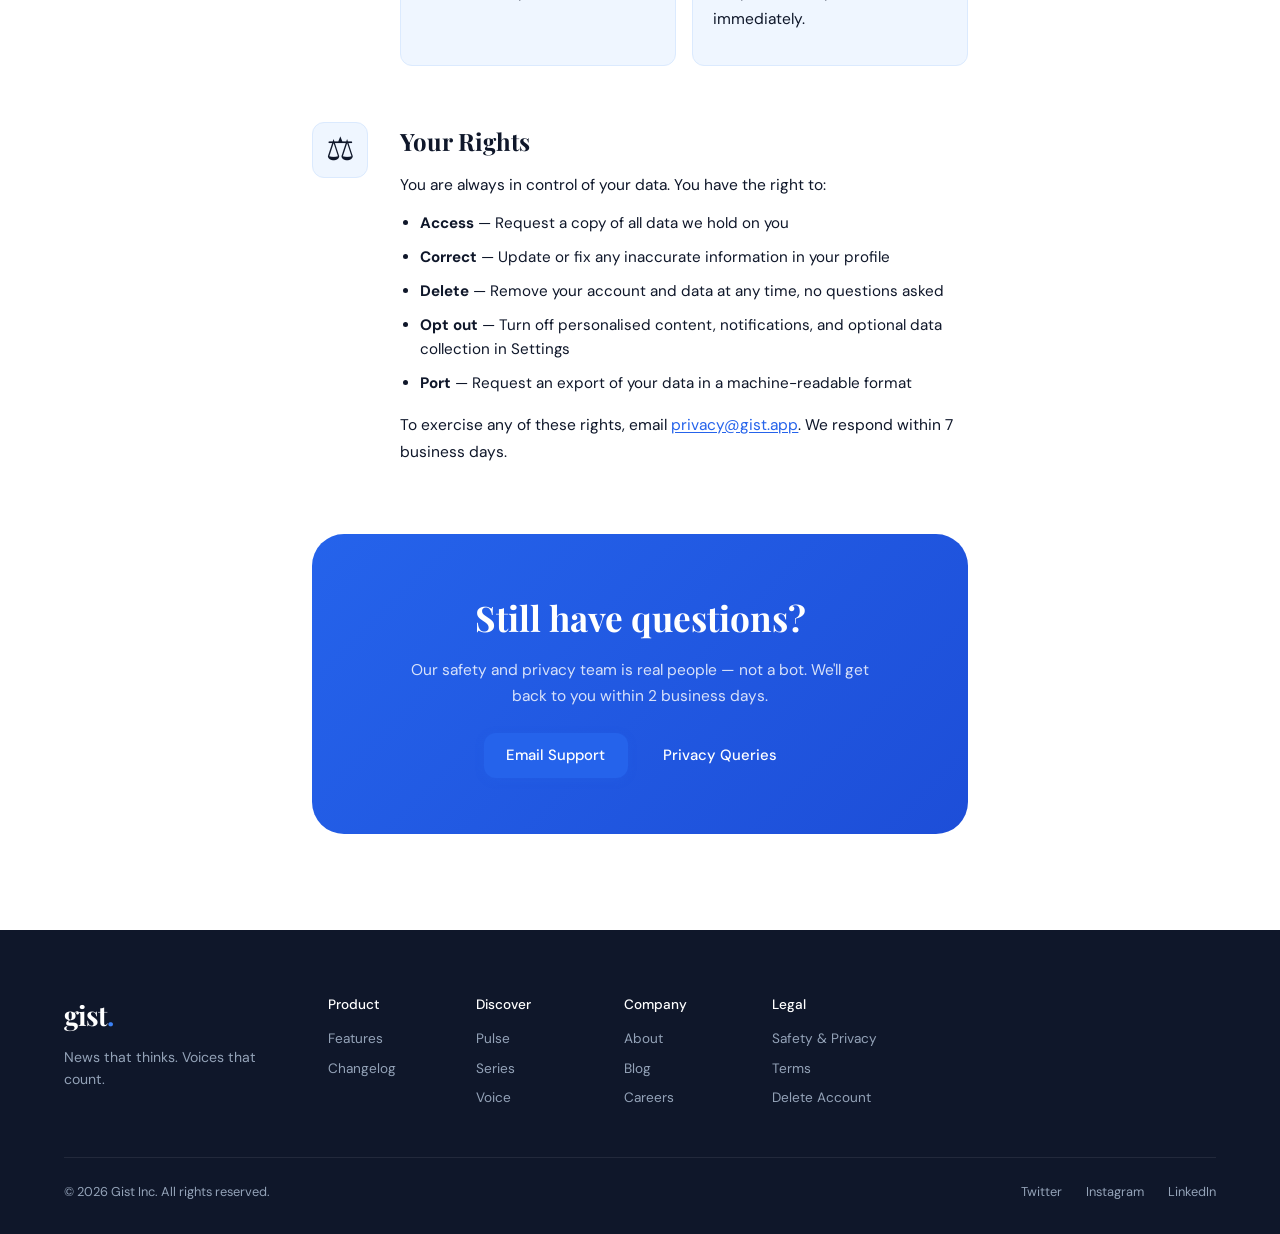
<file: webPage_files/safety.html>
<!DOCTYPE html>
<html lang="en">
<head>
  <meta charset="UTF-8"/>
  <meta name="viewport" content="width=device-width, initial-scale=1.0"/>
  <title>Safety &amp; Privacy — Gist</title>
  <link rel="stylesheet" href="global.css"/>
  <link rel="stylesheet" href="pages.css"/>
  <link rel="preconnect" href="https://fonts.googleapis.com"/>
  <link href="https://fonts.googleapis.com/css2?family=Playfair+Display:ital,wght@0,700;1,400&family=DM+Sans:wght@300;400;500&display=swap" rel="stylesheet"/>
</head>
<body>

  <nav class="nav">
    <a href="index.html" class="nav-logo">gist<span class="dot">.</span></a>
    <ul class="nav-links">
      <li><a href="features.html">Features</a></li>
      <li><a href="safety.html">Safety</a></li>
      <li><a href="blog.html">Blog</a></li>
      <li><a href="about.html">About</a></li>
    </ul>
    <div class="nav-cta">
      <a href="#" class="btn-ghost">Log in</a>
      <a href="#" class="btn-primary">Download</a>
    </div>
    <button class="hamburger" id="hamburger">&#9776;</button>
  </nav>

  <section class="page-hero">
    <span class="hero-badge">🔒 Your trust, our responsibility</span>
    <h1>Your safety.<br/><em>No fine print.</em></h1>
    <p>We built Gist on a simple idea: you should always know what we collect, why we collect it, and how to leave if you want to.</p>
  </section>

  <section class="safety-content">

    <!-- ACCOUNT DELETION -->
    <div class="safety-block" id="delete-account">
      <div class="safety-block-icon">🗑</div>
      <div class="safety-block-body">
        <h2>How to Delete Your Account</h2>
        <p>Deleting your account is permanent and immediate. Here's exactly how:</p>
        <ol class="safety-steps">
          <li>Open the Gist app and go to your <strong>Profile</strong></li>
          <li>Tap <strong>Settings</strong> (top right)</li>
          <li>Scroll to <strong>Account</strong> and tap <strong>Delete Account</strong></li>
          <li>Confirm your decision — we'll permanently remove your account and all associated data within <strong>30 days</strong></li>
        </ol>
        <div class="safety-note">
          <strong>What gets deleted:</strong> Your profile, posts, comments, reactions, voice stances, and all activity history. Once deleted, this cannot be undone.
        </div>
        <p style="margin-top:1rem;">Can't access the app? Email us at <a href="mailto:support@gist.app" class="safety-link">support@gist.app</a> and we'll handle it manually within 7 business days.</p>
      </div>
    </div>

    <!-- DATA WE COLLECT -->
    <div class="safety-block" id="data-collected">
      <div class="safety-block-icon">📋</div>
      <div class="safety-block-body">
        <h2>What Data We Collect</h2>
        <p>We collect only what's necessary to make Gist work well for you.</p>

        <div class="data-table">
          <div class="data-row data-row--header">
            <span>Data</span>
            <span>Why</span>
            <span>Stored?</span>
          </div>
          <div class="data-row">
            <span>Name &amp; email</span>
            <span>Account creation &amp; login</span>
            <span>Yes, encrypted</span>
          </div>
          <div class="data-row">
            <span>Profile photo</span>
            <span>Your public profile</span>
            <span>Yes, on secure cloud storage</span>
          </div>
          <div class="data-row">
            <span>Posts, comments, reactions</span>
            <span>App functionality</span>
            <span>Yes, deleted when you delete account</span>
          </div>
          <div class="data-row">
            <span>Voice stances &amp; poll votes</span>
            <span>Aggregate opinion data</span>
            <span>Anonymised after account deletion</span>
          </div>
          <div class="data-row">
            <span>Device &amp; OS info</span>
            <span>Crash reports &amp; bug fixes</span>
            <span>Yes, anonymised</span>
          </div>
          <div class="data-row">
            <span>In-app activity (taps, reads)</span>
            <span>Personalise your feed</span>
            <span>Yes, never sold</span>
          </div>
          <div class="data-row">
            <span>Location (if granted)</span>
            <span>Local story filtering</span>
            <span>City-level only, not precise</span>
          </div>
          <div class="data-row data-row--never">
            <span>Contacts, SMS, camera roll</span>
            <span>—</span>
            <span>❌ We never access these</span>
          </div>
        </div>
      </div>
    </div>

    <!-- WHAT WE DON'T DO -->
    <div class="safety-block" id="what-we-dont-do">
      <div class="safety-block-icon">🚫</div>
      <div class="safety-block-body">
        <h2>What We Will Never Do</h2>
        <div class="values-row">
          <div class="value-item">
            <h5>❌ Sell your data</h5>
            <p>Your personal information is never sold to advertisers, data brokers, or third parties — ever.</p>
          </div>
          <div class="value-item">
            <h5>❌ Share without consent</h5>
            <p>We don't share your personally identifiable information with any third party without your explicit consent.</p>
          </div>
          <div class="value-item">
            <h5>❌ Track you off-app</h5>
            <p>We don't track your behaviour outside the Gist app. No cross-site tracking, no device fingerprinting.</p>
          </div>
          <div class="value-item">
            <h5>❌ Spam you</h5>
            <p>We send only what you ask for — notifications can be fully customised or turned off entirely in Settings.</p>
          </div>
        </div>
      </div>
    </div>

    <!-- HOW WE PROTECT DATA -->
    <div class="safety-block" id="data-security">
      <div class="safety-block-icon">🛡</div>
      <div class="safety-block-body">
        <h2>How We Protect Your Data</h2>
        <div class="values-row">
          <div class="value-item">
            <h5>🔐 Encryption in transit &amp; at rest</h5>
            <p>All communication between the app and our servers uses TLS. Data stored in our database is encrypted at rest.</p>
          </div>
          <div class="value-item">
            <h5>🔑 Secure authentication</h5>
            <p>Passwords are hashed using industry-standard algorithms. We support secure token-based sessions with automatic expiry.</p>
          </div>
          <div class="value-item">
            <h5>🔒 Minimal access principle</h5>
            <p>Only engineers who absolutely need it have access to production data. Access is logged and audited.</p>
          </div>
          <div class="value-item">
            <h5>☁ Trusted infrastructure</h5>
            <p>We run on AWS infrastructure with regular security audits, backups, and disaster recovery processes in place.</p>
          </div>
        </div>
      </div>
    </div>

    <!-- CONTENT SAFETY -->
    <div class="safety-block" id="content-safety">
      <div class="safety-block-icon">🧭</div>
      <div class="safety-block-body">
        <h2>Content Safety</h2>
        <p>Gist is a place for open debate, not hate. Here's how we keep it that way:</p>
        <div class="values-row">
          <div class="value-item">
            <h5>🤖 AI moderation</h5>
            <p>Comments and posts are screened automatically for hate speech, violence, and harassment before they go live.</p>
          </div>
          <div class="value-item">
            <h5>🚩 User reporting</h5>
            <p>Every post and comment has a Report button. Reported content is reviewed within 24 hours by our moderation team.</p>
          </div>
          <div class="value-item">
            <h5>🚫 Block &amp; mute</h5>
            <p>You can block or mute any user at any time from their profile. Blocked users cannot see or interact with you.</p>
          </div>
          <div class="value-item">
            <h5>📜 Community Guidelines</h5>
            <p>Accounts that repeatedly violate our guidelines are suspended. Serious violations are permanently banned immediately.</p>
          </div>
        </div>
      </div>
    </div>

    <!-- YOUR RIGHTS -->
    <div class="safety-block" id="your-rights">
      <div class="safety-block-icon">⚖</div>
      <div class="safety-block-body">
        <h2>Your Rights</h2>
        <p>You are always in control of your data. You have the right to:</p>
        <ul class="safety-steps">
          <li><strong>Access</strong> — Request a copy of all data we hold on you</li>
          <li><strong>Correct</strong> — Update or fix any inaccurate information in your profile</li>
          <li><strong>Delete</strong> — Remove your account and data at any time, no questions asked</li>
          <li><strong>Opt out</strong> — Turn off personalised content, notifications, and optional data collection in Settings</li>
          <li><strong>Port</strong> — Request an export of your data in a machine-readable format</li>
        </ul>
        <p style="margin-top:1rem;">To exercise any of these rights, email <a href="mailto:privacy@gist.app" class="safety-link">privacy@gist.app</a>. We respond within 7 business days.</p>
      </div>
    </div>

    <!-- CONTACT -->
    <div class="safety-cta">
      <h2>Still have questions?</h2>
      <p>Our safety and privacy team is real people — not a bot. We'll get back to you within 2 business days.</p>
      <div style="display:flex;gap:1rem;flex-wrap:wrap;justify-content:center;margin-top:1.5rem;">
        <a href="mailto:support@gist.app" class="btn-primary">Email Support</a>
        <a href="mailto:privacy@gist.app" class="btn-ghost">Privacy Queries</a>
      </div>
    </div>

  </section>

  <footer class="footer">
    <div class="footer-top">
      <div class="footer-brand">
        <a href="index.html" class="nav-logo">gist<span class="dot">.</span></a>
        <p>News that thinks. Voices that count.</p>
      </div>
      <div class="footer-cols">
        <div class="footer-col">
          <h5>Product</h5>
          <a href="features.html">Features</a>
          <a href="#">Changelog</a>
        </div>
        <div class="footer-col">
          <h5>Discover</h5>
          <a href="#">Pulse</a>
          <a href="#">Series</a>
          <a href="#">Voice</a>
        </div>
        <div class="footer-col">
          <h5>Company</h5>
          <a href="about.html">About</a>
          <a href="blog.html">Blog</a>
          <a href="#">Careers</a>
        </div>
        <div class="footer-col">
          <h5>Legal</h5>
          <a href="safety.html">Safety &amp; Privacy</a>
          <a href="#">Terms</a>
          <a href="#">Delete Account</a>
        </div>
      </div>
    </div>
    <div class="footer-bottom">
      <span>© 2026 Gist Inc. All rights reserved.</span>
      <div class="footer-socials">
        <a href="#">Twitter</a><a href="#">Instagram</a><a href="#">LinkedIn</a>
      </div>
    </div>
  </footer>
  <script src="main.js"></script>
</body>
</html>
</file>
<file: docs/global.css>
/* ===========================
   GIST — Global Styles
   =========================== */

*, *::before, *::after { box-sizing: border-box; margin: 0; padding: 0; }

:root {
  --white:        #ffffff;
  --off-white:    #f7f9fc;
  --blue-50:      #eff6ff;
  --blue-100:     #dbeafe;
  --blue-200:     #bfdbfe;
  --blue-400:     #60a5fa;
  --blue-500:     #3b82f6;
  --blue-600:     #2563eb;
  --blue-700:     #1d4ed8;
  --blue-900:     #1e3a8a;
  --slate-100:    #f1f5f9;
  --slate-300:    #cbd5e1;
  --slate-400:    #94a3b8;
  --slate-500:    #64748b;
  --slate-700:    #334155;
  --slate-900:    #0f172a;
  --radius-sm:    6px;
  --radius-md:    12px;
  --radius-lg:    20px;
  --radius-xl:    32px;
  --shadow-sm:    0 1px 3px rgba(0,0,0,.07), 0 1px 2px rgba(0,0,0,.04);
  --shadow-md:    0 4px 16px rgba(37,99,235,.08), 0 1px 4px rgba(0,0,0,.06);
  --shadow-lg:    0 12px 40px rgba(37,99,235,.12), 0 4px 12px rgba(0,0,0,.08);
  --shadow-card:  0 2px 20px rgba(37,99,235,.1);
  --font-display: 'Playfair Display', Georgia, serif;
  --font-body:    'DM Sans', system-ui, sans-serif;
  --transition:   0.22s cubic-bezier(.4,0,.2,1);
}

html { scroll-behavior: smooth; font-size: 16px; }

body {
  font-family: var(--font-body);
  background: var(--white);
  color: var(--slate-900);
  line-height: 1.6;
  -webkit-font-smoothing: antialiased;
}

/* ── Navigation ── */
.nav {
  position: fixed; top: 0; left: 0; right: 0; z-index: 100;
  display: flex; align-items: center; gap: 2rem;
  padding: 0 5vw;
  height: 68px;
  background: rgba(255,255,255,.88);
  backdrop-filter: blur(14px);
  border-bottom: 1px solid var(--blue-100);
  box-shadow: 0 1px 0 var(--blue-50);
}

.nav-logo {
  font-family: var(--font-display);
  font-size: 1.7rem;
  font-weight: 700;
  color: var(--blue-700);
  text-decoration: none;
  letter-spacing: -1px;
}
.nav-logo .dot { color: var(--blue-500); }

.nav-links {
  list-style: none;
  display: flex; gap: 2rem;
  margin-left: auto;
}
.nav-links a {
  text-decoration: none;
  color: var(--slate-700);
  font-size: .93rem;
  font-weight: 500;
  transition: color var(--transition);
}
.nav-links a:hover { color: var(--blue-600); }

.nav-cta {
  display: flex; align-items: center; gap: .75rem;
  margin-left: 1.5rem;
}

/* ── Buttons ── */
.btn-primary {
  display: inline-block;
  background: var(--blue-600);
  color: var(--white);
  padding: .65rem 1.4rem;
  border-radius: var(--radius-md);
  font-weight: 500;
  font-size: .93rem;
  text-decoration: none;
  transition: background var(--transition), transform var(--transition), box-shadow var(--transition);
  box-shadow: 0 2px 8px rgba(37,99,235,.25);
}
.btn-primary:hover {
  background: var(--blue-700);
  transform: translateY(-1px);
  box-shadow: 0 4px 16px rgba(37,99,235,.35);
}
.btn-primary.btn-lg { padding: .85rem 2rem; font-size: 1rem; border-radius: var(--radius-lg); }

.btn-ghost {
  display: inline-block;
  color: var(--slate-700);
  padding: .65rem 1.2rem;
  border-radius: var(--radius-md);
  font-weight: 500;
  font-size: .93rem;
  text-decoration: none;
  transition: color var(--transition), background var(--transition);
}
.btn-ghost:hover { color: var(--blue-600); background: var(--blue-50); }

.btn-outline {
  display: inline-block;
  color: var(--blue-600);
  border: 1.5px solid var(--blue-300);
  padding: .83rem 1.8rem;
  border-radius: var(--radius-lg);
  font-weight: 500;
  font-size: 1rem;
  text-decoration: none;
  transition: all var(--transition);
  background: transparent;
}
.btn-outline:hover {
  background: var(--blue-50);
  border-color: var(--blue-500);
}

/* ── Section shared ── */
.section-label {
  font-size: .78rem;
  font-weight: 500;
  letter-spacing: .14em;
  text-transform: uppercase;
  color: var(--blue-500);
  margin-bottom: .75rem;
}
.section-title {
  font-family: var(--font-display);
  font-size: clamp(2rem, 4vw, 3rem);
  font-weight: 700;
  color: var(--slate-900);
  line-height: 1.15;
  margin-bottom: 2.5rem;
}
.section-title em { font-style: italic; color: var(--blue-600); }

/* ── Footer ── */
.footer {
  background: var(--slate-900);
  color: var(--slate-400);
  padding: 4rem 5vw 2rem;
}
.footer-top {
  display: flex;
  gap: 4rem;
  padding-bottom: 3rem;
  border-bottom: 1px solid rgba(255,255,255,.08);
  flex-wrap: wrap;
}
.footer-brand { flex: 0 0 200px; }
.footer-brand .nav-logo { color: var(--white); }
.footer-brand p { margin-top: .5rem; font-size: .88rem; }
.footer-cols { display: flex; gap: 3rem; flex-wrap: wrap; }
.footer-col { display: flex; flex-direction: column; gap: .5rem; min-width: 100px; }
.footer-col h5 { color: var(--white); font-size: .85rem; font-weight: 500; margin-bottom: .25rem; }
.footer-col a { color: var(--slate-400); text-decoration: none; font-size: .85rem; transition: color var(--transition); }
.footer-col a:hover { color: var(--blue-400); }
.footer-bottom {
  display: flex; justify-content: space-between; align-items: center;
  padding-top: 1.5rem; font-size: .8rem; flex-wrap: wrap; gap: 1rem;
}
.footer-socials { display: flex; gap: 1.5rem; }
.footer-socials a { color: var(--slate-400); text-decoration: none; transition: color var(--transition); }
.footer-socials a:hover { color: var(--blue-400); }

/* ── Hamburger (mobile) ── */
.hamburger {
  display: none;
  background: none; border: none; cursor: pointer;
  font-size: 1.4rem; color: var(--slate-700); margin-left: auto;
}

@media (max-width: 768px) {
  .nav-links, .nav-cta { display: none; }
  .hamburger { display: block; }
}
</file>
<file: docs/home.css>
/* ===========================
   GIST — Home Page Styles
   =========================== */

/* ── Hero ── */
.hero {
  position: relative;
  min-height: 100vh;
  display: flex;
  align-items: center;
  justify-content: center;
  gap: 6vw;
  padding: 110px 8vw 80px;
  overflow: hidden;
}

.hero-bg-grid {
  position: absolute; inset: 0; z-index: 0;
  background-image:
    linear-gradient(var(--blue-100) 1px, transparent 1px),
    linear-gradient(90deg, var(--blue-100) 1px, transparent 1px);
  background-size: 48px 48px;
  mask-image: radial-gradient(ellipse 80% 70% at 50% 0%, black 40%, transparent 100%);
  opacity: .45;
}

.hero-blob {
  position: absolute; border-radius: 50%; filter: blur(90px); z-index: 0; pointer-events: none;
}
.blob-1 {
  width: 560px; height: 560px;
  background: radial-gradient(circle, rgba(59,130,246,.18) 0%, transparent 70%);
  top: -120px; right: -80px;
  animation: blobDrift 12s ease-in-out infinite alternate;
}
.blob-2 {
  width: 400px; height: 400px;
  background: radial-gradient(circle, rgba(37,99,235,.12) 0%, transparent 70%);
  bottom: -80px; left: 5%;
  animation: blobDrift 16s ease-in-out infinite alternate-reverse;
}
@keyframes blobDrift {
  from { transform: translate(0,0) scale(1); }
  to   { transform: translate(30px, 20px) scale(1.06); }
}

.hero-content {
  position: relative; z-index: 1;
  max-width: 560px;
  animation: fadeUp .9s cubic-bezier(.4,0,.2,1) both;
}
@keyframes fadeUp {
  from { opacity: 0; transform: translateY(28px); }
  to   { opacity: 1; transform: translateY(0); }
}

.hero-badge {
  display: inline-flex; align-items: center; gap: .4rem;
  background: var(--blue-50);
  color: var(--blue-700);
  border: 1px solid var(--blue-200);
  border-radius: 100px;
  padding: .3rem .9rem;
  font-size: .78rem;
  font-weight: 500;
  letter-spacing: .04em;
  margin-bottom: 1.5rem;
}

.hero-title {
  font-family: var(--font-display);
  font-size: clamp(2.6rem, 5.5vw, 4.2rem);
  font-weight: 700;
  line-height: 1.08;
  color: var(--slate-900);
  margin-bottom: 1.25rem;
}
.hero-title em {
  font-style: italic;
  color: var(--blue-600);
}

.hero-sub {
  font-size: 1.08rem;
  color: var(--slate-500);
  max-width: 440px;
  line-height: 1.65;
  margin-bottom: 2rem;
}

.hero-actions {
  display: flex; flex-wrap: wrap; gap: 1rem;
  margin-bottom: 1.25rem;
}

.hero-note {
  font-size: .8rem;
  color: var(--slate-400);
}

/* ── Hero Visual ── */
.hero-visual {
  position: relative; z-index: 1;
  flex: 0 0 auto;
  animation: fadeUp 1.1s .2s cubic-bezier(.4,0,.2,1) both;
}

.card-mock {
  background: var(--white);
  border-radius: var(--radius-lg);
  box-shadow: var(--shadow-lg);
  width: 320px;
  border: 1px solid var(--blue-100);
  overflow: hidden;
  position: relative; z-index: 2;
  transition: transform .4s ease;
}
.card-mock:hover { transform: translateY(-4px) rotate(-1deg); }

.card-mock-behind {
  position: absolute;
  top: 24px; right: -28px; z-index: 1;
  width: 280px;
  transform: rotate(4deg);
  opacity: .85;
  transition: transform .4s ease;
}
.card-mock:hover ~ .card-mock-behind { transform: rotate(6deg) translateY(-4px); }

.card-mock-bar {
  background: var(--blue-50);
  border-bottom: 1px solid var(--blue-100);
  padding: .6rem .9rem;
  display: flex; gap: .4rem;
}
.card-mock-bar span {
  width: 10px; height: 10px; border-radius: 50%;
  background: var(--blue-200);
}
.card-mock-bar span:first-child { background: #fca5a5; }
.card-mock-bar span:nth-child(2) { background: #fcd34d; }

.card-mock-body { padding: 1.25rem 1.3rem 1rem; }

.mock-tag {
  display: inline-block;
  background: var(--blue-50); color: var(--blue-700);
  border: 1px solid var(--blue-200);
  border-radius: 100px;
  font-size: .7rem; font-weight: 500; letter-spacing: .06em; text-transform: uppercase;
  padding: .2rem .65rem;
  margin-bottom: .75rem;
}
.mock-tag.tag-blue { background: var(--blue-100); color: var(--blue-800); }

.mock-title {
  font-family: var(--font-display);
  font-size: 1.05rem;
  font-weight: 700;
  line-height: 1.3;
  color: var(--slate-900);
  margin-bottom: 1rem;
}
.mock-title.sm-title { font-size: .9rem; }

.mock-line {
  height: 8px; background: var(--slate-100); border-radius: 4px;
  margin-bottom: .45rem;
}
.mock-line.w80 { width: 80%; }
.mock-line.w60 { width: 60%; }
.mock-line.w90 { width: 90%; }
.mock-line.w50 { width: 50%; }
.mock-line.w40 { width: 40%; }
.mock-line.w25 { width: 25%; }
.mock-line.sm { height: 6px; margin-bottom: .3rem; }

.mock-avatar-row {
  display: flex; align-items: center; gap: .65rem;
  margin-top: 1rem;
}
.mock-avatar {
  width: 28px; height: 28px; border-radius: 50%;
  background: linear-gradient(135deg, var(--blue-300), var(--blue-600));
  flex-shrink: 0;
}
.mock-byline { flex: 1; }
.mock-like { font-size: .75rem; color: var(--slate-400); margin-left: auto; }

/* ── Logos ── */
.logos-section {
  text-align: center;
  padding: 3rem 5vw;
  border-top: 1px solid var(--blue-50);
  border-bottom: 1px solid var(--blue-50);
  background: var(--off-white);
}
.logos-label {
  font-size: .78rem;
  text-transform: uppercase;
  letter-spacing: .12em;
  color: var(--slate-400);
  margin-bottom: 1.25rem;
}
.logos-row {
  display: flex; flex-wrap: wrap; justify-content: center; gap: .75rem;
}
.logo-pill {
  background: var(--white);
  border: 1px solid var(--slate-200);
  border-radius: 100px;
  padding: .4rem 1.1rem;
  font-size: .85rem;
  font-weight: 500;
  color: var(--slate-600);
  box-shadow: var(--shadow-sm);
}

/* ── Features ── */
.features-section {
  padding: 7rem 8vw 5rem;
}
.features-grid {
  display: grid;
  grid-template-columns: repeat(4, 1fr);
  grid-template-rows: auto auto;
  gap: 1.25rem;
}
.feat-card {
  background: var(--white);
  border: 1.5px solid var(--blue-100);
  border-radius: var(--radius-lg);
  padding: 2rem;
  transition: box-shadow var(--transition), transform var(--transition);
}
.feat-card:hover {
  box-shadow: var(--shadow-card);
  transform: translateY(-3px);
}
.feat-card--large {
  grid-column: span 2;
  background: var(--blue-50);
}
.feat-card--accent {
  background: var(--blue-600);
  border-color: var(--blue-600);
  color: var(--white);
}

.feat-icon {
  font-size: 1.4rem;
  color: var(--blue-400);
  margin-bottom: .75rem;
}
.feat-card h3 {
  font-family: var(--font-display);
  font-size: 1.15rem;
  font-weight: 700;
  margin-bottom: .5rem;
  color: var(--slate-900);
}
.feat-card p { font-size: .9rem; color: var(--slate-500); line-height: 1.6; }

/* Accent card overrides come AFTER general rules to win specificity */
.feat-card--accent p { color: rgba(255,255,255,.82); }
.feat-card--accent h3 { color: var(--white); }
.feat-card--accent .feat-icon { color: rgba(255,255,255,.75); }

/* Editor Mock inside feature card */
.editor-mock {
  margin-top: 1.5rem;
  background: var(--white);
  border-radius: var(--radius-md);
  padding: 1rem 1.25rem;
  border: 1px solid var(--blue-200);
  box-shadow: var(--shadow-sm);
}
.em-line {
  height: 8px; background: var(--slate-100); border-radius: 4px; margin-bottom: .5rem;
}
.em-line.short { width: 55%; }
.em-heading {
  height: auto; background: none; font-family: var(--font-display);
  font-size: .95rem; font-weight: 700; color: var(--slate-900);
  margin-bottom: .7rem;
}
.em-cursor {
  display: inline-block;
  color: var(--blue-500);
  font-weight: 300;
  animation: blink .9s step-end infinite;
}
@keyframes blink { 50% { opacity: 0; } }

/* ── Quote ── */
.quote-section {
  text-align: center;
  padding: 5rem 10vw;
  background: linear-gradient(135deg, var(--blue-50) 0%, var(--white) 100%);
  border-top: 1px solid var(--blue-100);
  border-bottom: 1px solid var(--blue-100);
}
.quote-section blockquote {
  font-family: var(--font-display);
  font-style: italic;
  font-size: clamp(1.3rem, 3vw, 2rem);
  color: var(--slate-900);
  max-width: 720px;
  margin: 0 auto .75rem;
  line-height: 1.4;
}
.quote-section cite {
  font-size: .85rem;
  color: var(--slate-400);
}

/* ── How It Works ── */
.how-section {
  padding: 7rem 8vw 5rem;
}
.steps-row {
  display: flex; align-items: flex-start; gap: 1rem; flex-wrap: wrap;
}
.step {
  flex: 1; min-width: 180px;
  padding: 1.75rem;
  background: var(--white);
  border: 1.5px solid var(--blue-100);
  border-radius: var(--radius-lg);
}
.step-num {
  font-family: var(--font-display);
  font-size: 2.2rem;
  font-weight: 700;
  color: var(--blue-200);
  line-height: 1;
  margin-bottom: .5rem;
}
.step h4 {
  font-size: 1rem;
  font-weight: 600;
  color: var(--slate-900);
  margin-bottom: .35rem;
}
.step p { font-size: .88rem; color: var(--slate-500); line-height: 1.6; }
.step-arrow {
  font-size: 1.5rem;
  color: var(--blue-300);
  margin-top: 2.5rem;
  flex-shrink: 0;
}

/* ── CTA Banner ── */
.cta-banner {
  position: relative;
  text-align: center;
  padding: 7rem 5vw;
  overflow: hidden;
  background: var(--blue-700);
}
.cta-glow {
  position: absolute; inset: 0;
  background: radial-gradient(ellipse 60% 80% at 50% 50%, rgba(96,165,250,.25) 0%, transparent 70%);
  pointer-events: none;
}
.cta-banner h2 {
  position: relative;
  font-family: var(--font-display);
  font-size: clamp(2rem, 5vw, 3.5rem);
  font-weight: 700;
  color: var(--white);
  line-height: 1.15;
  margin-bottom: 2rem;
}
.cta-banner h2 em {
  font-style: italic;
  color: var(--blue-300);
}

/* ── Responsive ── */
@media (max-width: 1024px) {
  .features-grid { grid-template-columns: repeat(2, 1fr); }
  .feat-card--large { grid-column: span 2; }
}
@media (max-width: 768px) {
  .hero { flex-direction: column; text-align: center; padding-top: 100px; }
  .hero-sub { margin: 0 auto 2rem; }
  .hero-actions { justify-content: center; }
  .hero-visual { display: none; }
  .features-grid { grid-template-columns: 1fr; }
  .feat-card--large { grid-column: span 1; }
  .steps-row { flex-direction: column; }
  .step-arrow { transform: rotate(90deg); align-self: center; }
}
</file>
<file: webPage_files/global.css>
/* ===========================
   GIST — Global Styles
   =========================== */

*, *::before, *::after { box-sizing: border-box; margin: 0; padding: 0; }

:root {
  --white:        #ffffff;
  --off-white:    #f7f9fc;
  --blue-50:      #eff6ff;
  --blue-100:     #dbeafe;
  --blue-200:     #bfdbfe;
  --blue-400:     #60a5fa;
  --blue-500:     #3b82f6;
  --blue-600:     #2563eb;
  --blue-700:     #1d4ed8;
  --blue-900:     #1e3a8a;
  --slate-100:    #f1f5f9;
  --slate-300:    #cbd5e1;
  --slate-400:    #94a3b8;
  --slate-500:    #64748b;
  --slate-700:    #334155;
  --slate-900:    #0f172a;
  --radius-sm:    6px;
  --radius-md:    12px;
  --radius-lg:    20px;
  --radius-xl:    32px;
  --shadow-sm:    0 1px 3px rgba(0,0,0,.07), 0 1px 2px rgba(0,0,0,.04);
  --shadow-md:    0 4px 16px rgba(37,99,235,.08), 0 1px 4px rgba(0,0,0,.06);
  --shadow-lg:    0 12px 40px rgba(37,99,235,.12), 0 4px 12px rgba(0,0,0,.08);
  --shadow-card:  0 2px 20px rgba(37,99,235,.1);
  --font-display: 'Playfair Display', Georgia, serif;
  --font-body:    'DM Sans', system-ui, sans-serif;
  --transition:   0.22s cubic-bezier(.4,0,.2,1);
}

html { scroll-behavior: smooth; font-size: 16px; }

body {
  font-family: var(--font-body);
  background: var(--white);
  color: var(--slate-900);
  line-height: 1.6;
  -webkit-font-smoothing: antialiased;
}

/* ── Navigation ── */
.nav {
  position: fixed; top: 0; left: 0; right: 0; z-index: 100;
  display: flex; align-items: center; gap: 2rem;
  padding: 0 5vw;
  height: 68px;
  background: rgba(255,255,255,.88);
  backdrop-filter: blur(14px);
  border-bottom: 1px solid var(--blue-100);
  box-shadow: 0 1px 0 var(--blue-50);
}

.nav-logo {
  font-family: var(--font-display);
  font-size: 1.7rem;
  font-weight: 700;
  color: var(--blue-700);
  text-decoration: none;
  letter-spacing: -1px;
}
.nav-logo .dot { color: var(--blue-500); }

.nav-links {
  list-style: none;
  display: flex; gap: 2rem;
  margin-left: auto;
}
.nav-links a {
  text-decoration: none;
  color: var(--slate-700);
  font-size: .93rem;
  font-weight: 500;
  transition: color var(--transition);
}
.nav-links a:hover { color: var(--blue-600); }

.nav-cta {
  display: flex; align-items: center; gap: .75rem;
  margin-left: 1.5rem;
}

/* ── Buttons ── */
.btn-primary {
  display: inline-block;
  background: var(--blue-600);
  color: var(--white);
  padding: .65rem 1.4rem;
  border-radius: var(--radius-md);
  font-weight: 500;
  font-size: .93rem;
  text-decoration: none;
  transition: background var(--transition), transform var(--transition), box-shadow var(--transition);
  box-shadow: 0 2px 8px rgba(37,99,235,.25);
}
.btn-primary:hover {
  background: var(--blue-700);
  transform: translateY(-1px);
  box-shadow: 0 4px 16px rgba(37,99,235,.35);
}
.btn-primary.btn-lg { padding: .85rem 2rem; font-size: 1rem; border-radius: var(--radius-lg); }

.btn-ghost {
  display: inline-block;
  color: var(--slate-700);
  padding: .65rem 1.2rem;
  border-radius: var(--radius-md);
  font-weight: 500;
  font-size: .93rem;
  text-decoration: none;
  transition: color var(--transition), background var(--transition);
}
.btn-ghost:hover { color: var(--blue-600); background: var(--blue-50); }

.btn-outline {
  display: inline-block;
  color: var(--blue-600);
  border: 1.5px solid var(--blue-300);
  padding: .83rem 1.8rem;
  border-radius: var(--radius-lg);
  font-weight: 500;
  font-size: 1rem;
  text-decoration: none;
  transition: all var(--transition);
  background: transparent;
}
.btn-outline:hover {
  background: var(--blue-50);
  border-color: var(--blue-500);
}

/* ── Section shared ── */
.section-label {
  font-size: .78rem;
  font-weight: 500;
  letter-spacing: .14em;
  text-transform: uppercase;
  color: var(--blue-500);
  margin-bottom: .75rem;
}
.section-title {
  font-family: var(--font-display);
  font-size: clamp(2rem, 4vw, 3rem);
  font-weight: 700;
  color: var(--slate-900);
  line-height: 1.15;
  margin-bottom: 2.5rem;
}
.section-title em { font-style: italic; color: var(--blue-600); }

/* ── Footer ── */
.footer {
  background: var(--slate-900);
  color: var(--slate-400);
  padding: 4rem 5vw 2rem;
}
.footer-top {
  display: flex;
  gap: 4rem;
  padding-bottom: 3rem;
  border-bottom: 1px solid rgba(255,255,255,.08);
  flex-wrap: wrap;
}
.footer-brand { flex: 0 0 200px; }
.footer-brand .nav-logo { color: var(--white); }
.footer-brand p { margin-top: .5rem; font-size: .88rem; }
.footer-cols { display: flex; gap: 3rem; flex-wrap: wrap; }
.footer-col { display: flex; flex-direction: column; gap: .5rem; min-width: 100px; }
.footer-col h5 { color: var(--white); font-size: .85rem; font-weight: 500; margin-bottom: .25rem; }
.footer-col a { color: var(--slate-400); text-decoration: none; font-size: .85rem; transition: color var(--transition); }
.footer-col a:hover { color: var(--blue-400); }
.footer-bottom {
  display: flex; justify-content: space-between; align-items: center;
  padding-top: 1.5rem; font-size: .8rem; flex-wrap: wrap; gap: 1rem;
}
.footer-socials { display: flex; gap: 1.5rem; }
.footer-socials a { color: var(--slate-400); text-decoration: none; transition: color var(--transition); }
.footer-socials a:hover { color: var(--blue-400); }

/* ── Hamburger (mobile) ── */
.hamburger {
  display: none;
  background: none; border: none; cursor: pointer;
  font-size: 1.4rem; color: var(--slate-700); margin-left: auto;
}

@media (max-width: 768px) {
  .nav-links, .nav-cta { display: none; }
  .hamburger { display: block; }
}
</file>
<file: webPage_files/home.css>
/* ===========================
   GIST — Home Page Styles
   =========================== */

/* ── Hero ── */
.hero {
  position: relative;
  min-height: 100vh;
  display: flex;
  align-items: center;
  justify-content: center;
  gap: 6vw;
  padding: 110px 8vw 80px;
  overflow: hidden;
}

.hero-bg-grid {
  position: absolute; inset: 0; z-index: 0;
  background-image:
    linear-gradient(var(--blue-100) 1px, transparent 1px),
    linear-gradient(90deg, var(--blue-100) 1px, transparent 1px);
  background-size: 48px 48px;
  mask-image: radial-gradient(ellipse 80% 70% at 50% 0%, black 40%, transparent 100%);
  opacity: .45;
}

.hero-blob {
  position: absolute; border-radius: 50%; filter: blur(90px); z-index: 0; pointer-events: none;
}
.blob-1 {
  width: 560px; height: 560px;
  background: radial-gradient(circle, rgba(59,130,246,.18) 0%, transparent 70%);
  top: -120px; right: -80px;
  animation: blobDrift 12s ease-in-out infinite alternate;
}
.blob-2 {
  width: 400px; height: 400px;
  background: radial-gradient(circle, rgba(37,99,235,.12) 0%, transparent 70%);
  bottom: -80px; left: 5%;
  animation: blobDrift 16s ease-in-out infinite alternate-reverse;
}
@keyframes blobDrift {
  from { transform: translate(0,0) scale(1); }
  to   { transform: translate(30px, 20px) scale(1.06); }
}

.hero-content {
  position: relative; z-index: 1;
  max-width: 560px;
  animation: fadeUp .9s cubic-bezier(.4,0,.2,1) both;
}
@keyframes fadeUp {
  from { opacity: 0; transform: translateY(28px); }
  to   { opacity: 1; transform: translateY(0); }
}

.hero-badge {
  display: inline-flex; align-items: center; gap: .4rem;
  background: var(--blue-50);
  color: var(--blue-700);
  border: 1px solid var(--blue-200);
  border-radius: 100px;
  padding: .3rem .9rem;
  font-size: .78rem;
  font-weight: 500;
  letter-spacing: .04em;
  margin-bottom: 1.5rem;
}

.hero-title {
  font-family: var(--font-display);
  font-size: clamp(2.6rem, 5.5vw, 4.2rem);
  font-weight: 700;
  line-height: 1.08;
  color: var(--slate-900);
  margin-bottom: 1.25rem;
}
.hero-title em {
  font-style: italic;
  color: var(--blue-600);
}

.hero-sub {
  font-size: 1.08rem;
  color: var(--slate-500);
  max-width: 440px;
  line-height: 1.65;
  margin-bottom: 2rem;
}

.hero-actions {
  display: flex; flex-wrap: wrap; gap: 1rem;
  margin-bottom: 1.25rem;
}

.hero-note {
  font-size: .8rem;
  color: var(--slate-400);
}

/* ── Hero Visual ── */
.hero-visual {
  position: relative; z-index: 1;
  flex: 0 0 auto;
  animation: fadeUp 1.1s .2s cubic-bezier(.4,0,.2,1) both;
}

.card-mock {
  background: var(--white);
  border-radius: var(--radius-lg);
  box-shadow: var(--shadow-lg);
  width: 320px;
  border: 1px solid var(--blue-100);
  overflow: hidden;
  position: relative; z-index: 2;
  transition: transform .4s ease;
}
.card-mock:hover { transform: translateY(-4px) rotate(-1deg); }

.card-mock-behind {
  position: absolute;
  top: 24px; right: -28px; z-index: 1;
  width: 280px;
  transform: rotate(4deg);
  opacity: .85;
  transition: transform .4s ease;
}
.card-mock:hover ~ .card-mock-behind { transform: rotate(6deg) translateY(-4px); }

.card-mock-bar {
  background: var(--blue-50);
  border-bottom: 1px solid var(--blue-100);
  padding: .6rem .9rem;
  display: flex; gap: .4rem;
}
.card-mock-bar span {
  width: 10px; height: 10px; border-radius: 50%;
  background: var(--blue-200);
}
.card-mock-bar span:first-child { background: #fca5a5; }
.card-mock-bar span:nth-child(2) { background: #fcd34d; }

.card-mock-body { padding: 1.25rem 1.3rem 1rem; }

.mock-tag {
  display: inline-block;
  background: var(--blue-50); color: var(--blue-700);
  border: 1px solid var(--blue-200);
  border-radius: 100px;
  font-size: .7rem; font-weight: 500; letter-spacing: .06em; text-transform: uppercase;
  padding: .2rem .65rem;
  margin-bottom: .75rem;
}
.mock-tag.tag-blue { background: var(--blue-100); color: var(--blue-800); }

.mock-title {
  font-family: var(--font-display);
  font-size: 1.05rem;
  font-weight: 700;
  line-height: 1.3;
  color: var(--slate-900);
  margin-bottom: 1rem;
}
.mock-title.sm-title { font-size: .9rem; }

.mock-line {
  height: 8px; background: var(--slate-100); border-radius: 4px;
  margin-bottom: .45rem;
}
.mock-line.w80 { width: 80%; }
.mock-line.w60 { width: 60%; }
.mock-line.w90 { width: 90%; }
.mock-line.w50 { width: 50%; }
.mock-line.w40 { width: 40%; }
.mock-line.w25 { width: 25%; }
.mock-line.sm { height: 6px; margin-bottom: .3rem; }

.mock-avatar-row {
  display: flex; align-items: center; gap: .65rem;
  margin-top: 1rem;
}
.mock-avatar {
  width: 28px; height: 28px; border-radius: 50%;
  background: linear-gradient(135deg, var(--blue-300), var(--blue-600));
  flex-shrink: 0;
}
.mock-byline { flex: 1; }
.mock-like { font-size: .75rem; color: var(--slate-400); margin-left: auto; }

/* ── Logos ── */
.logos-section {
  text-align: center;
  padding: 3rem 5vw;
  border-top: 1px solid var(--blue-50);
  border-bottom: 1px solid var(--blue-50);
  background: var(--off-white);
}
.logos-label {
  font-size: .78rem;
  text-transform: uppercase;
  letter-spacing: .12em;
  color: var(--slate-400);
  margin-bottom: 1.25rem;
}
.logos-row {
  display: flex; flex-wrap: wrap; justify-content: center; gap: .75rem;
}
.logo-pill {
  background: var(--white);
  border: 1px solid var(--slate-200);
  border-radius: 100px;
  padding: .4rem 1.1rem;
  font-size: .85rem;
  font-weight: 500;
  color: var(--slate-600);
  box-shadow: var(--shadow-sm);
}

/* ── Features ── */
.features-section {
  padding: 7rem 8vw 5rem;
}
.features-grid {
  display: grid;
  grid-template-columns: repeat(4, 1fr);
  grid-template-rows: auto auto;
  gap: 1.25rem;
}
.feat-card {
  background: var(--white);
  border: 1.5px solid var(--blue-100);
  border-radius: var(--radius-lg);
  padding: 2rem;
  transition: box-shadow var(--transition), transform var(--transition);
}
.feat-card:hover {
  box-shadow: var(--shadow-card);
  transform: translateY(-3px);
}
.feat-card--large {
  grid-column: span 2;
  background: var(--blue-50);
}
.feat-card--accent {
  background: var(--blue-600);
  border-color: var(--blue-600);
  color: var(--white);
}

.feat-icon {
  font-size: 1.4rem;
  color: var(--blue-400);
  margin-bottom: .75rem;
}
.feat-card h3 {
  font-family: var(--font-display);
  font-size: 1.15rem;
  font-weight: 700;
  margin-bottom: .5rem;
  color: var(--slate-900);
}
.feat-card p { font-size: .9rem; color: var(--slate-500); line-height: 1.6; }

/* Accent card overrides come AFTER general rules to win specificity */
.feat-card--accent p { color: rgba(255,255,255,.82); }
.feat-card--accent h3 { color: var(--white); }
.feat-card--accent .feat-icon { color: rgba(255,255,255,.75); }

/* Editor Mock inside feature card */
.editor-mock {
  margin-top: 1.5rem;
  background: var(--white);
  border-radius: var(--radius-md);
  padding: 1rem 1.25rem;
  border: 1px solid var(--blue-200);
  box-shadow: var(--shadow-sm);
}
.em-line {
  height: 8px; background: var(--slate-100); border-radius: 4px; margin-bottom: .5rem;
}
.em-line.short { width: 55%; }
.em-heading {
  height: auto; background: none; font-family: var(--font-display);
  font-size: .95rem; font-weight: 700; color: var(--slate-900);
  margin-bottom: .7rem;
}
.em-cursor {
  display: inline-block;
  color: var(--blue-500);
  font-weight: 300;
  animation: blink .9s step-end infinite;
}
@keyframes blink { 50% { opacity: 0; } }

/* ── Quote ── */
.quote-section {
  text-align: center;
  padding: 5rem 10vw;
  background: linear-gradient(135deg, var(--blue-50) 0%, var(--white) 100%);
  border-top: 1px solid var(--blue-100);
  border-bottom: 1px solid var(--blue-100);
}
.quote-section blockquote {
  font-family: var(--font-display);
  font-style: italic;
  font-size: clamp(1.3rem, 3vw, 2rem);
  color: var(--slate-900);
  max-width: 720px;
  margin: 0 auto .75rem;
  line-height: 1.4;
}
.quote-section cite {
  font-size: .85rem;
  color: var(--slate-400);
}

/* ── How It Works ── */
.how-section {
  padding: 7rem 8vw 5rem;
}
.steps-row {
  display: flex; align-items: flex-start; gap: 1rem; flex-wrap: wrap;
}
.step {
  flex: 1; min-width: 180px;
  padding: 1.75rem;
  background: var(--white);
  border: 1.5px solid var(--blue-100);
  border-radius: var(--radius-lg);
}
.step-num {
  font-family: var(--font-display);
  font-size: 2.2rem;
  font-weight: 700;
  color: var(--blue-200);
  line-height: 1;
  margin-bottom: .5rem;
}
.step h4 {
  font-size: 1rem;
  font-weight: 600;
  color: var(--slate-900);
  margin-bottom: .35rem;
}
.step p { font-size: .88rem; color: var(--slate-500); line-height: 1.6; }
.step-arrow {
  font-size: 1.5rem;
  color: var(--blue-300);
  margin-top: 2.5rem;
  flex-shrink: 0;
}

/* ── CTA Banner ── */
.cta-banner {
  position: relative;
  text-align: center;
  padding: 7rem 5vw;
  overflow: hidden;
  background: var(--blue-700);
}
.cta-glow {
  position: absolute; inset: 0;
  background: radial-gradient(ellipse 60% 80% at 50% 50%, rgba(96,165,250,.25) 0%, transparent 70%);
  pointer-events: none;
}
.cta-banner h2 {
  position: relative;
  font-family: var(--font-display);
  font-size: clamp(2rem, 5vw, 3.5rem);
  font-weight: 700;
  color: var(--white);
  line-height: 1.15;
  margin-bottom: 2rem;
}
.cta-banner h2 em {
  font-style: italic;
  color: var(--blue-300);
}

/* ── Responsive ── */
@media (max-width: 1024px) {
  .features-grid { grid-template-columns: repeat(2, 1fr); }
  .feat-card--large { grid-column: span 2; }
}
@media (max-width: 768px) {
  .hero { flex-direction: column; text-align: center; padding-top: 100px; }
  .hero-sub { margin: 0 auto 2rem; }
  .hero-actions { justify-content: center; }
  .hero-visual { display: none; }
  .features-grid { grid-template-columns: 1fr; }
  .feat-card--large { grid-column: span 1; }
  .steps-row { flex-direction: column; }
  .step-arrow { transform: rotate(90deg); align-self: center; }
}
</file>
<file: docs/pages.css>
/* ===========================
   GIST — Inner Page Styles
   =========================== */

.page-hero {
  padding: 140px 8vw 60px;
  background: linear-gradient(170deg, var(--blue-50) 0%, var(--white) 70%);
  border-bottom: 1px solid var(--blue-100);
  text-align: center;
}
.page-hero .hero-badge { display: inline-flex; margin-bottom: 1.25rem; }
.page-hero h1 {
  font-family: var(--font-display);
  font-size: clamp(2.4rem, 5vw, 3.8rem);
  font-weight: 700; line-height: 1.1;
  color: var(--slate-900);
  margin-bottom: 1rem;
}
.page-hero h1 em { font-style: italic; color: var(--blue-600); }
.page-hero p {
  font-size: 1.05rem;
  color: var(--slate-500);
  max-width: 540px;
  margin: 0 auto;
  line-height: 1.65;
}

/* ── Features Page ── */
.features-list {
  padding: 5rem 8vw;
  display: grid;
  grid-template-columns: repeat(auto-fit, minmax(280px, 1fr));
  gap: 1.5rem;
}
.feature-item {
  padding: 2rem;
  border: 1.5px solid var(--blue-100);
  border-radius: var(--radius-lg);
  background: var(--white);
  transition: box-shadow var(--transition), transform var(--transition);
}
.feature-item:hover { box-shadow: var(--shadow-card); transform: translateY(-3px); }
.feature-item .icon {
  width: 44px; height: 44px;
  background: var(--blue-50);
  border: 1px solid var(--blue-200);
  border-radius: var(--radius-md);
  display: flex; align-items: center; justify-content: center;
  font-size: 1.2rem;
  margin-bottom: 1rem;
  color: var(--blue-600);
}
.feature-item h3 { font-family: var(--font-display); font-size: 1.1rem; font-weight: 700; margin-bottom: .4rem; }
.feature-item p { font-size: .9rem; color: var(--slate-500); line-height: 1.6; }

/* ── Pricing Page ── */
.pricing-grid {
  display: grid;
  grid-template-columns: repeat(auto-fit, minmax(260px, 1fr));
  gap: 1.5rem;
  padding: 5rem 8vw;
  max-width: 1100px;
  margin: 0 auto;
}
.pricing-card {
  padding: 2.25rem;
  border: 1.5px solid var(--blue-100);
  border-radius: var(--radius-xl);
  background: var(--white);
  position: relative;
  transition: box-shadow var(--transition), transform var(--transition);
}
.pricing-card:hover { box-shadow: var(--shadow-lg); transform: translateY(-4px); }
.pricing-card.popular {
  border-color: var(--blue-500);
  background: var(--blue-700);
  color: var(--white);
}
.popular-badge {
  position: absolute; top: -14px; left: 50%; transform: translateX(-50%);
  background: var(--blue-400);
  color: var(--white);
  font-size: .72rem; font-weight: 600; letter-spacing: .08em; text-transform: uppercase;
  padding: .25rem .9rem; border-radius: 100px;
}
.pricing-card .plan { font-size: .82rem; font-weight: 600; text-transform: uppercase; letter-spacing: .1em; color: var(--blue-500); margin-bottom: .5rem; }
.popular .plan { color: var(--blue-200); }
.pricing-card .price {
  font-family: var(--font-display);
  font-size: 3rem; font-weight: 700;
  color: var(--slate-900); line-height: 1;
  margin-bottom: .25rem;
}
.popular .price { color: var(--white); }
.pricing-card .period { font-size: .85rem; color: var(--slate-400); margin-bottom: 1.5rem; }
.popular .period { color: var(--blue-200); }
.pricing-card ul { list-style: none; display: flex; flex-direction: column; gap: .6rem; margin-bottom: 1.75rem; }
.pricing-card ul li { font-size: .9rem; color: var(--slate-600); display: flex; align-items: center; gap: .5rem; }
.popular ul li { color: rgba(255,255,255,.85); }
.pricing-card ul li::before { content: "✓"; color: var(--blue-500); font-weight: 600; }
.popular ul li::before { color: var(--blue-300); }
.btn-plan { display: block; text-align: center; padding: .85rem; border-radius: var(--radius-md); font-weight: 500; text-decoration: none; transition: all var(--transition); }
.btn-plan-outline { border: 1.5px solid var(--blue-300); color: var(--blue-700); }
.btn-plan-outline:hover { background: var(--blue-50); }
.btn-plan-white { background: var(--white); color: var(--blue-700); }
.btn-plan-white:hover { background: var(--blue-50); }

/* ── Blog Page ── */
.blog-grid {
  display: grid;
  grid-template-columns: repeat(auto-fill, minmax(300px, 1fr));
  gap: 1.75rem;
  padding: 5rem 8vw;
}
.blog-card {
  border: 1.5px solid var(--blue-100);
  border-radius: var(--radius-lg);
  overflow: hidden;
  background: var(--white);
  transition: box-shadow var(--transition), transform var(--transition);
}
.blog-card:hover { box-shadow: var(--shadow-card); transform: translateY(-3px); }
.blog-card-image {
  height: 180px;
  background: linear-gradient(135deg, var(--blue-100), var(--blue-200));
  display: flex; align-items: center; justify-content: center;
  font-size: 2.5rem;
}
.blog-card-body { padding: 1.25rem; }
.blog-tag {
  display: inline-block;
  font-size: .72rem; font-weight: 500; text-transform: uppercase; letter-spacing: .08em;
  color: var(--blue-600);
  background: var(--blue-50);
  border: 1px solid var(--blue-200);
  border-radius: 100px; padding: .18rem .6rem;
  margin-bottom: .65rem;
}
.blog-card h3 {
  font-family: var(--font-display);
  font-size: 1.1rem; font-weight: 700; line-height: 1.3;
  color: var(--slate-900); margin-bottom: .5rem;
}
.blog-card p { font-size: .87rem; color: var(--slate-500); line-height: 1.55; margin-bottom: 1rem; }
.blog-meta { font-size: .78rem; color: var(--slate-400); display: flex; align-items: center; gap: .5rem; }
.blog-meta .dot-sep { width: 3px; height: 3px; background: var(--slate-300); border-radius: 50%; }

/* ── About Page ── */
.about-content {
  padding: 5rem 8vw;
  max-width: 800px;
  margin: 0 auto;
}
.about-content h2 {
  font-family: var(--font-display);
  font-size: 1.6rem; font-weight: 700;
  margin-bottom: .75rem; margin-top: 2rem;
  color: var(--slate-900);
}
.about-content p { font-size: .97rem; color: var(--slate-600); line-height: 1.75; margin-bottom: 1rem; }
.team-grid {
  display: grid;
  grid-template-columns: repeat(auto-fill, minmax(180px, 1fr));
  gap: 1.25rem;
  margin-top: 2rem;
}
.team-card {
  border: 1.5px solid var(--blue-100);
  border-radius: var(--radius-lg);
  padding: 1.5rem;
  text-align: center;
  background: var(--white);
  transition: box-shadow var(--transition);
}
.team-card:hover { box-shadow: var(--shadow-card); }
.team-avatar {
  width: 60px; height: 60px; border-radius: 50%;
  margin: 0 auto .75rem;
  display: flex; align-items: center; justify-content: center;
  font-size: 1.5rem;
}
.team-card h4 { font-size: .95rem; font-weight: 600; margin-bottom: .2rem; color: var(--slate-900); }
.team-card p { font-size: .8rem; color: var(--slate-400); }

/* values */
.values-row { display: grid; grid-template-columns: repeat(auto-fit, minmax(200px, 1fr)); gap: 1rem; margin-top: 1.5rem; }
.value-item { padding: 1.25rem; background: var(--blue-50); border-radius: var(--radius-md); border: 1px solid var(--blue-100); }
.value-item h5 { font-size: .95rem; font-weight: 600; margin-bottom: .3rem; color: var(--blue-700); }
.value-item p { font-size: .85rem; color: var(--slate-600); line-height: 1.5; }

@media (max-width: 768px) {
  .pricing-grid, .blog-grid, .features-list { grid-template-columns: 1fr; }
}

/* ── Safety & Privacy Page ── */
.safety-content {
  padding: 4rem 8vw 6rem;
  max-width: 860px;
  margin: 0 auto;
  display: flex;
  flex-direction: column;
  gap: 3.5rem;
}

.safety-block {
  display: flex;
  gap: 2rem;
  align-items: flex-start;
}
.safety-block-icon {
  font-size: 2rem;
  flex-shrink: 0;
  width: 56px;
  height: 56px;
  background: var(--blue-50);
  border: 1px solid var(--blue-100);
  border-radius: var(--radius-md);
  display: flex;
  align-items: center;
  justify-content: center;
}
.safety-block-body { flex: 1; }
.safety-block-body h2 {
  font-family: var(--font-display);
  font-size: 1.5rem;
  font-weight: 700;
  color: var(--slate-900);
  margin-bottom: .75rem;
}
.safety-block-body p {
  font-size: .97rem;
  color: var(--slate-600);
  line-height: 1.75;
  margin-bottom: .75rem;
}
.safety-steps {
  padding-left: 1.25rem;
  display: flex;
  flex-direction: column;
  gap: .6rem;
  margin-bottom: .75rem;
}
.safety-steps li {
  font-size: .95rem;
  color: var(--slate-600);
  line-height: 1.6;
}
.safety-note {
  background: var(--blue-50);
  border: 1px solid var(--blue-100);
  border-radius: var(--radius-md);
  padding: 1rem 1.25rem;
  font-size: .9rem;
  color: var(--slate-600);
  line-height: 1.6;
}
.safety-link {
  color: var(--blue-600);
  text-decoration: underline;
  text-underline-offset: 2px;
}
.safety-link:hover { color: var(--blue-700); }

/* Data table */
.data-table {
  border: 1.5px solid var(--blue-100);
  border-radius: var(--radius-md);
  overflow: hidden;
  margin-top: 1rem;
}
.data-row {
  display: grid;
  grid-template-columns: 1.4fr 2fr 1.8fr;
  padding: .75rem 1.1rem;
  font-size: .88rem;
  color: var(--slate-600);
  border-bottom: 1px solid var(--blue-50);
  gap: .75rem;
}
.data-row:last-child { border-bottom: none; }
.data-row--header {
  background: var(--blue-50);
  font-weight: 600;
  color: var(--slate-700);
  font-size: .82rem;
  text-transform: uppercase;
  letter-spacing: .06em;
}
.data-row--never {
  background: #fff5f5;
  color: var(--slate-500);
}

/* Safety CTA */
.safety-cta {
  background: linear-gradient(135deg, var(--blue-600), var(--blue-700));
  border-radius: var(--radius-xl);
  padding: 3.5rem 3rem;
  text-align: center;
  color: var(--white);
}
.safety-cta h2 {
  font-family: var(--font-display);
  font-size: clamp(1.6rem, 3vw, 2.2rem);
  font-weight: 700;
  margin-bottom: .75rem;
}
.safety-cta p {
  color: rgba(255,255,255,.82);
  font-size: .97rem;
  max-width: 480px;
  margin: 0 auto;
  line-height: 1.65;
}
.safety-cta .btn-ghost {
  border-color: rgba(255,255,255,.5);
  color: var(--white);
}
.safety-cta .btn-ghost:hover { background: rgba(255,255,255,.1); }

@media (max-width: 640px) {
  .safety-block { flex-direction: column; }
  .data-row { grid-template-columns: 1fr 1fr; }
  .data-row span:nth-child(2) { display: none; }
  .safety-cta { padding: 2.5rem 1.5rem; }
}
</file>
<file: webPage_files/pages.css>
/* ===========================
   GIST — Inner Page Styles
   =========================== */

.page-hero {
  padding: 140px 8vw 60px;
  background: linear-gradient(170deg, var(--blue-50) 0%, var(--white) 70%);
  border-bottom: 1px solid var(--blue-100);
  text-align: center;
}
.page-hero .hero-badge { display: inline-flex; margin-bottom: 1.25rem; }
.page-hero h1 {
  font-family: var(--font-display);
  font-size: clamp(2.4rem, 5vw, 3.8rem);
  font-weight: 700; line-height: 1.1;
  color: var(--slate-900);
  margin-bottom: 1rem;
}
.page-hero h1 em { font-style: italic; color: var(--blue-600); }
.page-hero p {
  font-size: 1.05rem;
  color: var(--slate-500);
  max-width: 540px;
  margin: 0 auto;
  line-height: 1.65;
}

/* ── Features Page ── */
.features-list {
  padding: 5rem 8vw;
  display: grid;
  grid-template-columns: repeat(auto-fit, minmax(280px, 1fr));
  gap: 1.5rem;
}
.feature-item {
  padding: 2rem;
  border: 1.5px solid var(--blue-100);
  border-radius: var(--radius-lg);
  background: var(--white);
  transition: box-shadow var(--transition), transform var(--transition);
}
.feature-item:hover { box-shadow: var(--shadow-card); transform: translateY(-3px); }
.feature-item .icon {
  width: 44px; height: 44px;
  background: var(--blue-50);
  border: 1px solid var(--blue-200);
  border-radius: var(--radius-md);
  display: flex; align-items: center; justify-content: center;
  font-size: 1.2rem;
  margin-bottom: 1rem;
  color: var(--blue-600);
}
.feature-item h3 { font-family: var(--font-display); font-size: 1.1rem; font-weight: 700; margin-bottom: .4rem; }
.feature-item p { font-size: .9rem; color: var(--slate-500); line-height: 1.6; }

/* ── Pricing Page ── */
.pricing-grid {
  display: grid;
  grid-template-columns: repeat(auto-fit, minmax(260px, 1fr));
  gap: 1.5rem;
  padding: 5rem 8vw;
  max-width: 1100px;
  margin: 0 auto;
}
.pricing-card {
  padding: 2.25rem;
  border: 1.5px solid var(--blue-100);
  border-radius: var(--radius-xl);
  background: var(--white);
  position: relative;
  transition: box-shadow var(--transition), transform var(--transition);
}
.pricing-card:hover { box-shadow: var(--shadow-lg); transform: translateY(-4px); }
.pricing-card.popular {
  border-color: var(--blue-500);
  background: var(--blue-700);
  color: var(--white);
}
.popular-badge {
  position: absolute; top: -14px; left: 50%; transform: translateX(-50%);
  background: var(--blue-400);
  color: var(--white);
  font-size: .72rem; font-weight: 600; letter-spacing: .08em; text-transform: uppercase;
  padding: .25rem .9rem; border-radius: 100px;
}
.pricing-card .plan { font-size: .82rem; font-weight: 600; text-transform: uppercase; letter-spacing: .1em; color: var(--blue-500); margin-bottom: .5rem; }
.popular .plan { color: var(--blue-200); }
.pricing-card .price {
  font-family: var(--font-display);
  font-size: 3rem; font-weight: 700;
  color: var(--slate-900); line-height: 1;
  margin-bottom: .25rem;
}
.popular .price { color: var(--white); }
.pricing-card .period { font-size: .85rem; color: var(--slate-400); margin-bottom: 1.5rem; }
.popular .period { color: var(--blue-200); }
.pricing-card ul { list-style: none; display: flex; flex-direction: column; gap: .6rem; margin-bottom: 1.75rem; }
.pricing-card ul li { font-size: .9rem; color: var(--slate-600); display: flex; align-items: center; gap: .5rem; }
.popular ul li { color: rgba(255,255,255,.85); }
.pricing-card ul li::before { content: "✓"; color: var(--blue-500); font-weight: 600; }
.popular ul li::before { color: var(--blue-300); }
.btn-plan { display: block; text-align: center; padding: .85rem; border-radius: var(--radius-md); font-weight: 500; text-decoration: none; transition: all var(--transition); }
.btn-plan-outline { border: 1.5px solid var(--blue-300); color: var(--blue-700); }
.btn-plan-outline:hover { background: var(--blue-50); }
.btn-plan-white { background: var(--white); color: var(--blue-700); }
.btn-plan-white:hover { background: var(--blue-50); }

/* ── Blog Page ── */
.blog-grid {
  display: grid;
  grid-template-columns: repeat(auto-fill, minmax(300px, 1fr));
  gap: 1.75rem;
  padding: 5rem 8vw;
}
.blog-card {
  border: 1.5px solid var(--blue-100);
  border-radius: var(--radius-lg);
  overflow: hidden;
  background: var(--white);
  transition: box-shadow var(--transition), transform var(--transition);
}
.blog-card:hover { box-shadow: var(--shadow-card); transform: translateY(-3px); }
.blog-card-image {
  height: 180px;
  background: linear-gradient(135deg, var(--blue-100), var(--blue-200));
  display: flex; align-items: center; justify-content: center;
  font-size: 2.5rem;
}
.blog-card-body { padding: 1.25rem; }
.blog-tag {
  display: inline-block;
  font-size: .72rem; font-weight: 500; text-transform: uppercase; letter-spacing: .08em;
  color: var(--blue-600);
  background: var(--blue-50);
  border: 1px solid var(--blue-200);
  border-radius: 100px; padding: .18rem .6rem;
  margin-bottom: .65rem;
}
.blog-card h3 {
  font-family: var(--font-display);
  font-size: 1.1rem; font-weight: 700; line-height: 1.3;
  color: var(--slate-900); margin-bottom: .5rem;
}
.blog-card p { font-size: .87rem; color: var(--slate-500); line-height: 1.55; margin-bottom: 1rem; }
.blog-meta { font-size: .78rem; color: var(--slate-400); display: flex; align-items: center; gap: .5rem; }
.blog-meta .dot-sep { width: 3px; height: 3px; background: var(--slate-300); border-radius: 50%; }

/* ── About Page ── */
.about-content {
  padding: 5rem 8vw;
  max-width: 800px;
  margin: 0 auto;
}
.about-content h2 {
  font-family: var(--font-display);
  font-size: 1.6rem; font-weight: 700;
  margin-bottom: .75rem; margin-top: 2rem;
  color: var(--slate-900);
}
.about-content p { font-size: .97rem; color: var(--slate-600); line-height: 1.75; margin-bottom: 1rem; }
.team-grid {
  display: grid;
  grid-template-columns: repeat(auto-fill, minmax(180px, 1fr));
  gap: 1.25rem;
  margin-top: 2rem;
}
.team-card {
  border: 1.5px solid var(--blue-100);
  border-radius: var(--radius-lg);
  padding: 1.5rem;
  text-align: center;
  background: var(--white);
  transition: box-shadow var(--transition);
}
.team-card:hover { box-shadow: var(--shadow-card); }
.team-avatar {
  width: 60px; height: 60px; border-radius: 50%;
  margin: 0 auto .75rem;
  display: flex; align-items: center; justify-content: center;
  font-size: 1.5rem;
}
.team-card h4 { font-size: .95rem; font-weight: 600; margin-bottom: .2rem; color: var(--slate-900); }
.team-card p { font-size: .8rem; color: var(--slate-400); }

/* values */
.values-row { display: grid; grid-template-columns: repeat(auto-fit, minmax(200px, 1fr)); gap: 1rem; margin-top: 1.5rem; }
.value-item { padding: 1.25rem; background: var(--blue-50); border-radius: var(--radius-md); border: 1px solid var(--blue-100); }
.value-item h5 { font-size: .95rem; font-weight: 600; margin-bottom: .3rem; color: var(--blue-700); }
.value-item p { font-size: .85rem; color: var(--slate-600); line-height: 1.5; }

@media (max-width: 768px) {
  .pricing-grid, .blog-grid, .features-list { grid-template-columns: 1fr; }
}

/* ── Safety & Privacy Page ── */
.safety-content {
  padding: 4rem 8vw 6rem;
  max-width: 860px;
  margin: 0 auto;
  display: flex;
  flex-direction: column;
  gap: 3.5rem;
}

.safety-block {
  display: flex;
  gap: 2rem;
  align-items: flex-start;
}
.safety-block-icon {
  font-size: 2rem;
  flex-shrink: 0;
  width: 56px;
  height: 56px;
  background: var(--blue-50);
  border: 1px solid var(--blue-100);
  border-radius: var(--radius-md);
  display: flex;
  align-items: center;
  justify-content: center;
}
.safety-block-body { flex: 1; }
.safety-block-body h2 {
  font-family: var(--font-display);
  font-size: 1.5rem;
  font-weight: 700;
  color: var(--slate-900);
  margin-bottom: .75rem;
}
.safety-block-body p {
  font-size: .97rem;
  color: var(--slate-600);
  line-height: 1.75;
  margin-bottom: .75rem;
}
.safety-steps {
  padding-left: 1.25rem;
  display: flex;
  flex-direction: column;
  gap: .6rem;
  margin-bottom: .75rem;
}
.safety-steps li {
  font-size: .95rem;
  color: var(--slate-600);
  line-height: 1.6;
}
.safety-note {
  background: var(--blue-50);
  border: 1px solid var(--blue-100);
  border-radius: var(--radius-md);
  padding: 1rem 1.25rem;
  font-size: .9rem;
  color: var(--slate-600);
  line-height: 1.6;
}
.safety-link {
  color: var(--blue-600);
  text-decoration: underline;
  text-underline-offset: 2px;
}
.safety-link:hover { color: var(--blue-700); }

/* Data table */
.data-table {
  border: 1.5px solid var(--blue-100);
  border-radius: var(--radius-md);
  overflow: hidden;
  margin-top: 1rem;
}
.data-row {
  display: grid;
  grid-template-columns: 1.4fr 2fr 1.8fr;
  padding: .75rem 1.1rem;
  font-size: .88rem;
  color: var(--slate-600);
  border-bottom: 1px solid var(--blue-50);
  gap: .75rem;
}
.data-row:last-child { border-bottom: none; }
.data-row--header {
  background: var(--blue-50);
  font-weight: 600;
  color: var(--slate-700);
  font-size: .82rem;
  text-transform: uppercase;
  letter-spacing: .06em;
}
.data-row--never {
  background: #fff5f5;
  color: var(--slate-500);
}

/* Safety CTA */
.safety-cta {
  background: linear-gradient(135deg, var(--blue-600), var(--blue-700));
  border-radius: var(--radius-xl);
  padding: 3.5rem 3rem;
  text-align: center;
  color: var(--white);
}
.safety-cta h2 {
  font-family: var(--font-display);
  font-size: clamp(1.6rem, 3vw, 2.2rem);
  font-weight: 700;
  margin-bottom: .75rem;
}
.safety-cta p {
  color: rgba(255,255,255,.82);
  font-size: .97rem;
  max-width: 480px;
  margin: 0 auto;
  line-height: 1.65;
}
.safety-cta .btn-ghost {
  border-color: rgba(255,255,255,.5);
  color: var(--white);
}
.safety-cta .btn-ghost:hover { background: rgba(255,255,255,.1); }

@media (max-width: 640px) {
  .safety-block { flex-direction: column; }
  .data-row { grid-template-columns: 1fr 1fr; }
  .data-row span:nth-child(2) { display: none; }
  .safety-cta { padding: 2.5rem 1.5rem; }
}
</file>
